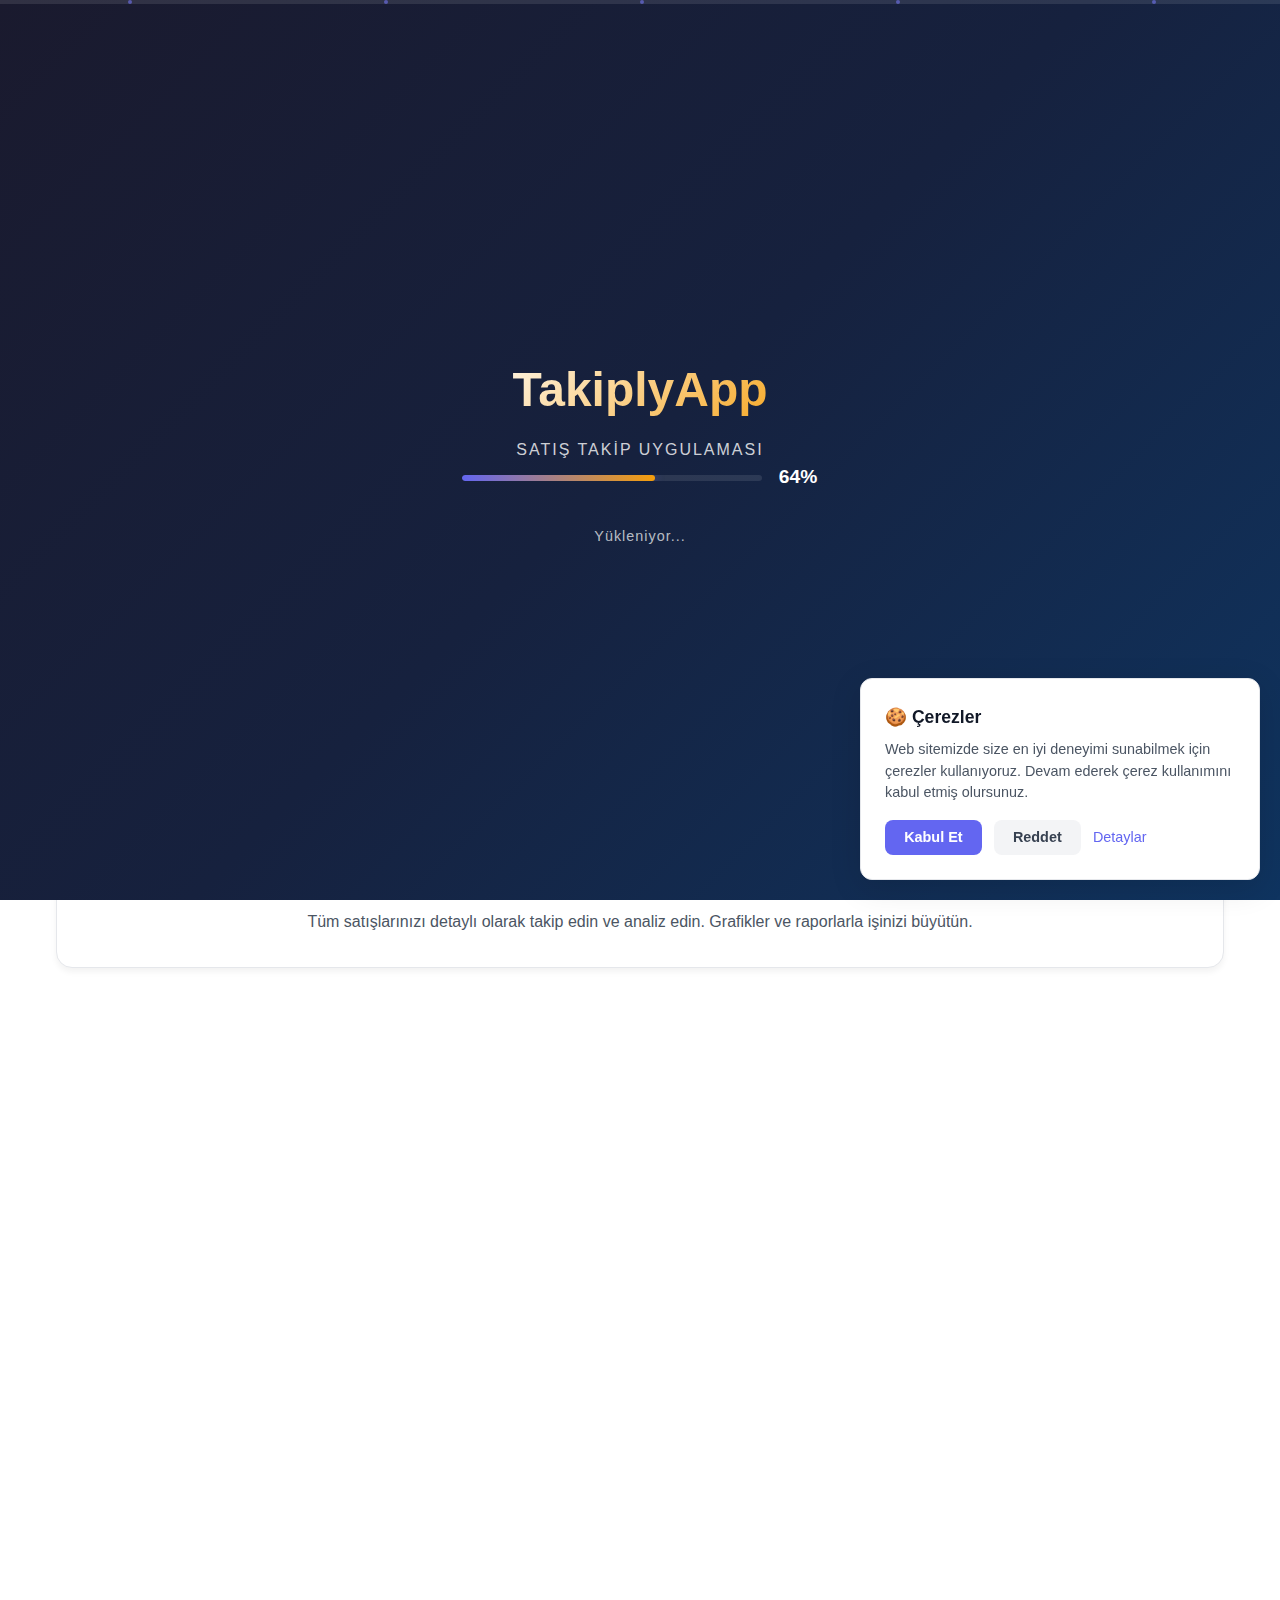
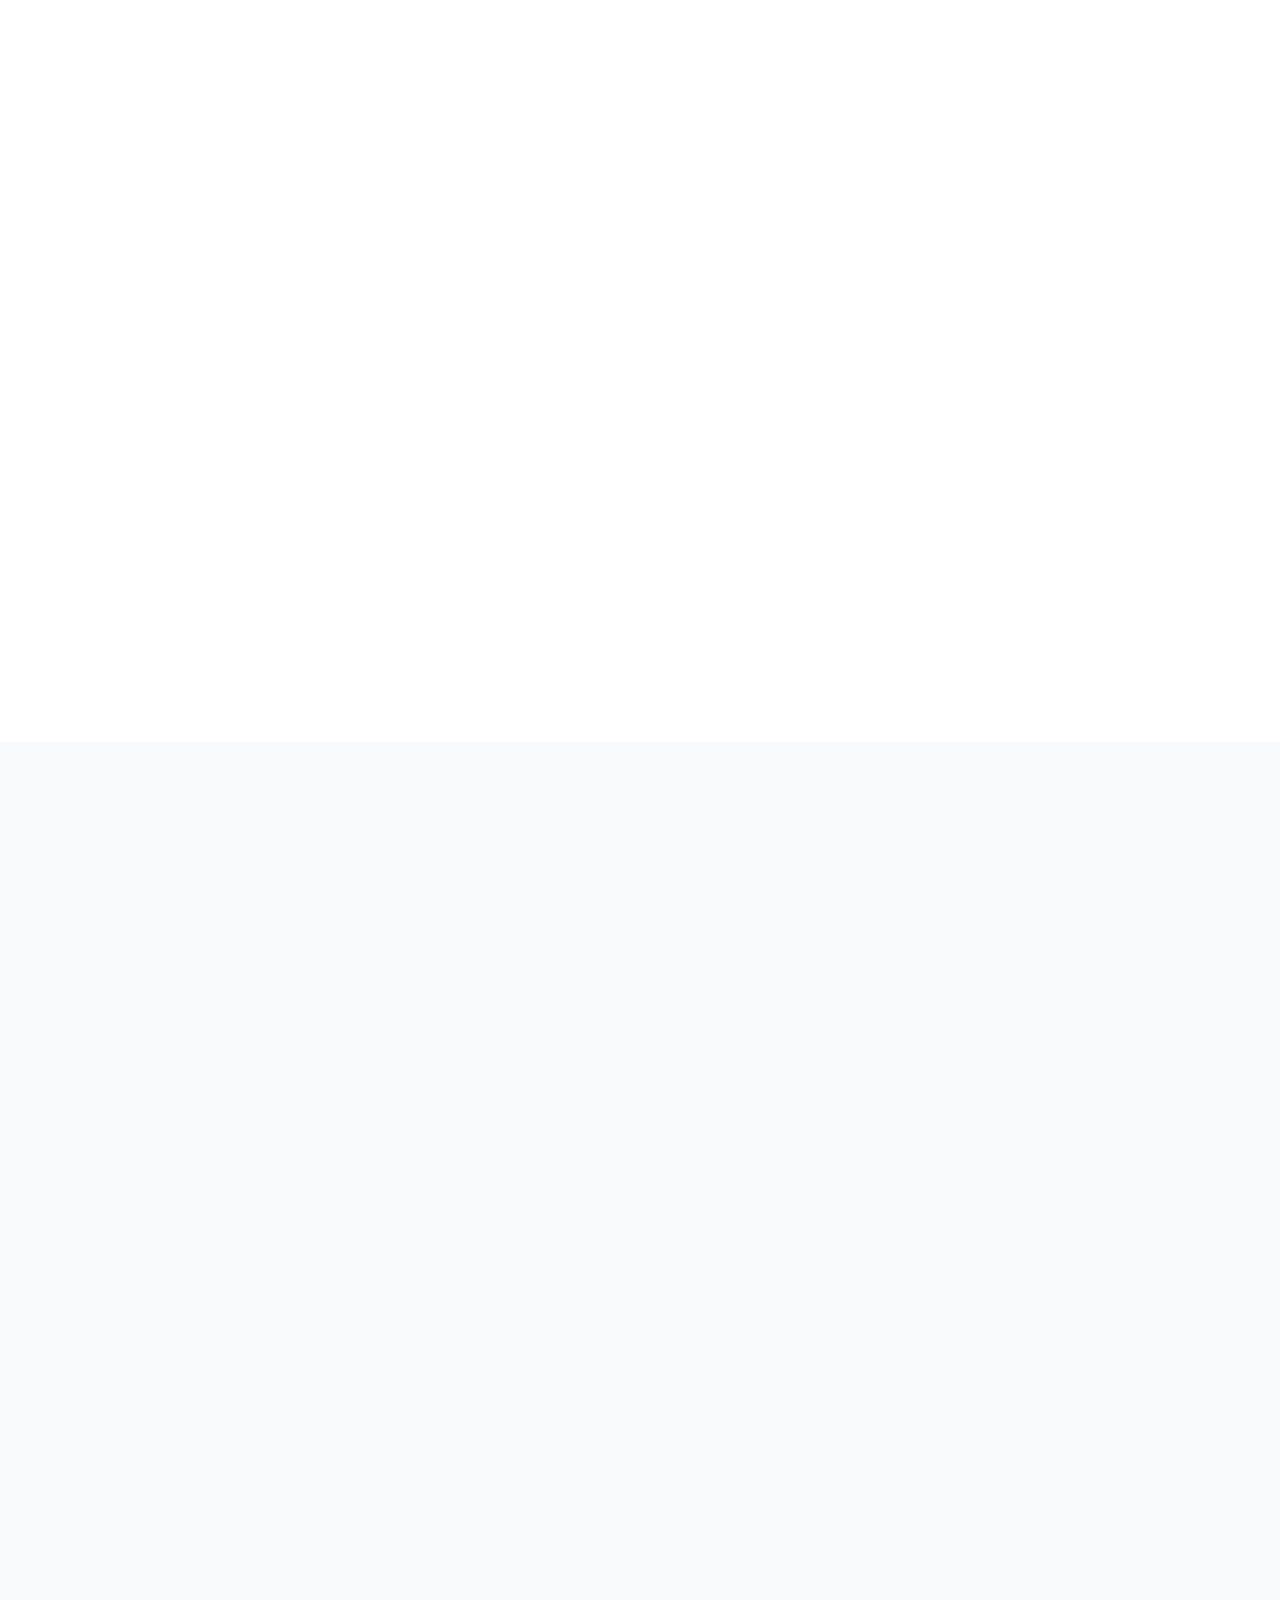
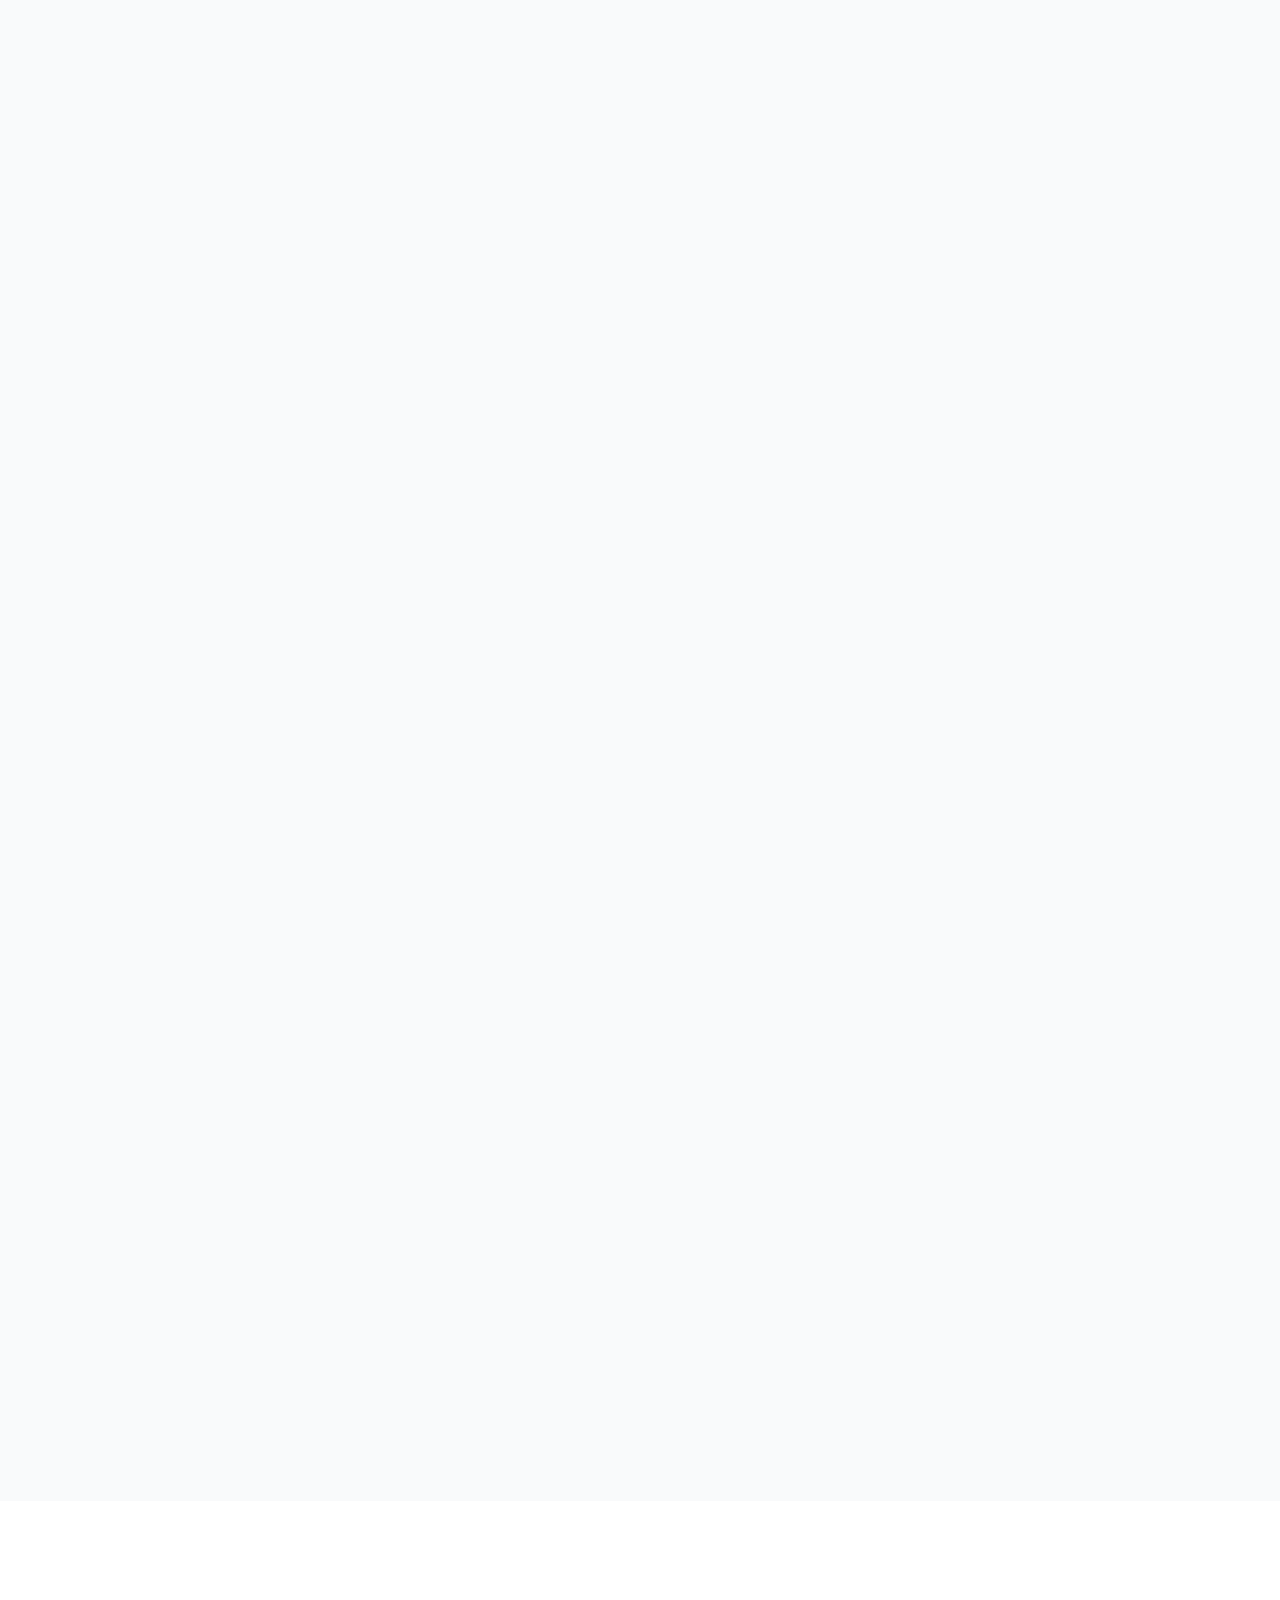
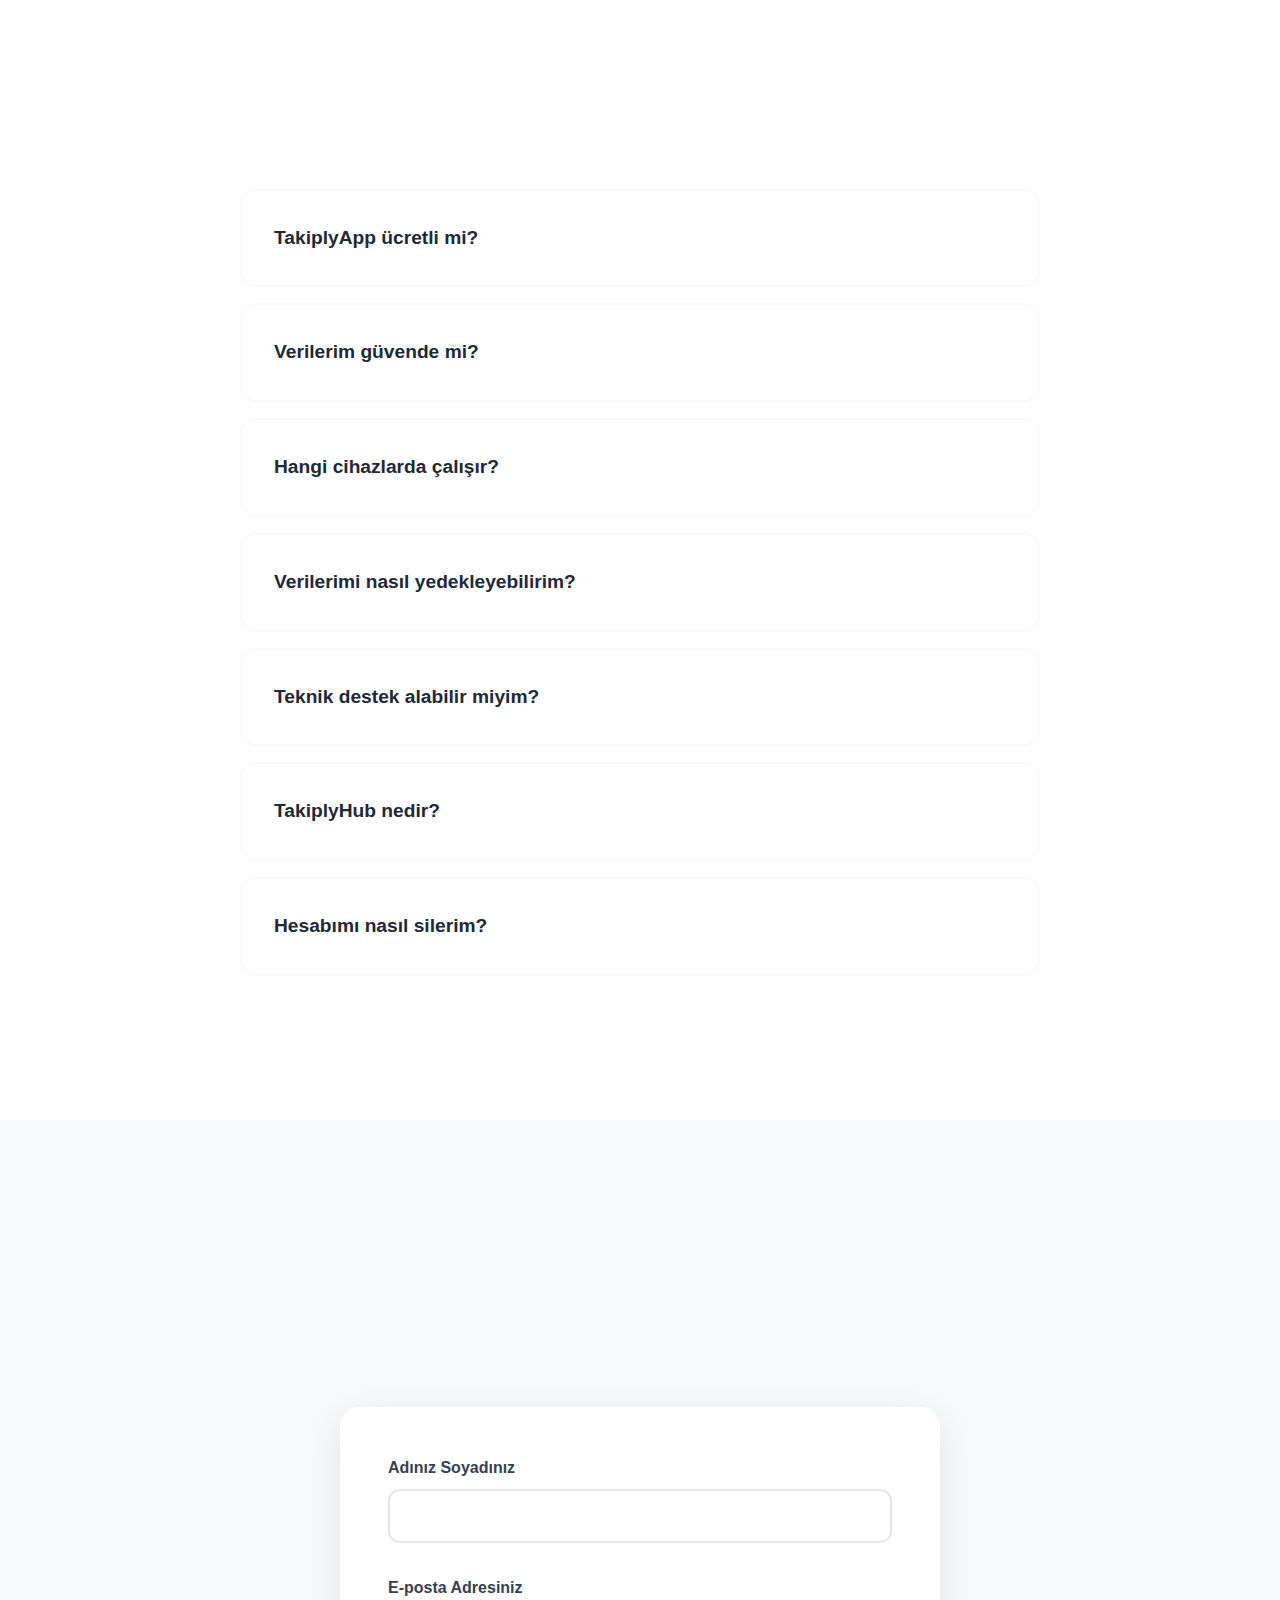
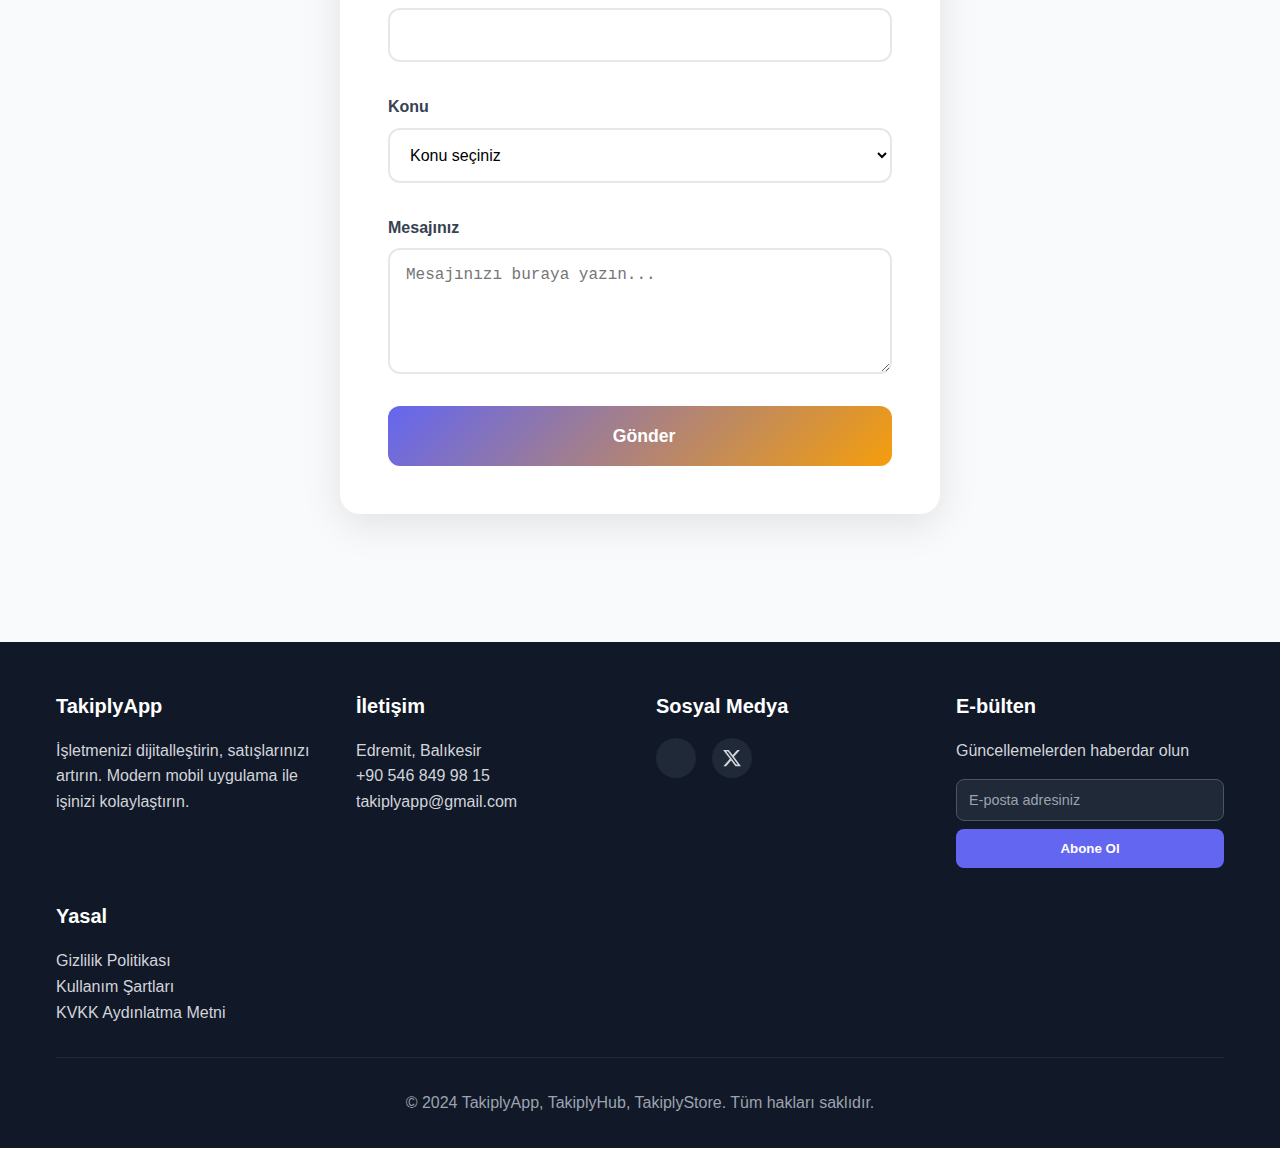
<file: index.html>
<!DOCTYPE html>
<html lang="tr">
<head>
    <meta charset="UTF-8">
    <meta name="viewport" content="width=device-width, initial-scale=1.0">
    <title>TakiplyApp - Modern İş Uygulaması</title>
    <meta name="description" content="TakiplyApp ile işletmenizi dijitalleştirin, satışlarınızı artırın. Profesyonel satış takibi, müşteri yönetimi ve ödeme takibi için modern mobil uygulama.">
    <meta name="keywords" content="satış takibi, müşteri yönetimi, iş uygulaması, mobil uygulama, takiplyapp, satış yönetimi">
    <meta name="author" content="TakiplyApp">
    <meta name="robots" content="index, follow">
    <meta property="og:title" content="TakiplyApp - Modern İş Uygulaması">
    <meta property="og:description" content="Profesyonel satış takibi için modern çözüm. İşletmenizi dijitalleştirin, satışlarınızı artırın.">
    <meta property="og:type" content="website">
    <meta property="og:url" content="https://takiplyapp.com">
    <meta property="og:site_name" content="TakiplyApp">
    <meta name="twitter:card" content="summary_large_image">
    <meta name="twitter:title" content="TakiplyApp - Modern İş Uygulaması">
    <meta name="twitter:description" content="Profesyonel satış takibi için modern çözüm.">
    
    <!-- Additional SEO Meta Tags -->
    <meta name="language" content="Turkish">
    <meta name="geo.region" content="TR-BA">
    <meta name="geo.placename" content="Balıkesir">
    <meta name="geo.position" content="39.5833;27.4333">
    <meta name="ICBM" content="39.5833, 27.4333">
    <meta name="DC.title" content="TakiplyApp - Profesyonel Satış Takibi">
    <meta name="DC.creator" content="TakiplyApp">
    <meta name="DC.subject" content="Satış Takibi, Müşteri Yönetimi, İş Uygulaması">
    <meta name="DC.description" content="Modern iş uygulaması ile satışlarınızı artırın, müşterilerinizi yönetin">
    <meta name="DC.publisher" content="TakiplyApp">
    <meta name="DC.contributor" content="TakiplyApp">
    <meta name="DC.date" content="2025-01-27">
    <meta name="DC.type" content="Software">
    <meta name="DC.format" content="text/html">
    <meta name="DC.identifier" content="https://takiplyapp.com">
    <meta name="DC.source" content="https://takiplyapp.com">
    <meta name="DC.language" content="tr">
    <meta name="DC.relation" content="https://takiplyapp.com">
    <meta name="DC.coverage" content="Turkey">
    <meta name="DC.rights" content="Copyright TakiplyApp">
    
    <!-- Mobile & App Meta Tags -->
    <meta name="theme-color" content="#6366f1">
    <meta name="msapplication-TileColor" content="#6366f1">
    <meta name="msapplication-TileImage" content="/logo.png">
    <meta name="apple-mobile-web-app-capable" content="yes">
    <meta name="apple-mobile-web-app-status-bar-style" content="default">
    <meta name="apple-mobile-web-app-title" content="TakiplyApp">
    <meta name="application-name" content="TakiplyApp">
    <meta name="mobile-web-app-capable" content="yes">
    <meta name="format-detection" content="telephone=no">
    
    <!-- Performance & Security Meta Tags -->
    <meta http-equiv="X-UA-Compatible" content="IE=edge">
    <meta http-equiv="Content-Security-Policy" content="default-src 'self'; script-src 'self' 'unsafe-inline'; style-src 'self' 'unsafe-inline' fonts.googleapis.com; font-src 'self' fonts.gstatic.com; img-src 'self' data:;">
    <meta name="referrer" content="strict-origin-when-cross-origin">
    <meta name="google-site-verification" content="your-google-verification-code">
    <meta name="yandex-verification" content="your-yandex-verification-code">
    
    <link rel="canonical" href="https://takiplyapp.com">
    <link rel="sitemap" type="application/xml" title="Sitemap" href="/sitemap.xml">
    <link href="https://fonts.googleapis.com/css2?family=Inter:wght@300;400;500;600;700;800&display=swap" rel="stylesheet">
    <link rel="stylesheet" href="https://cdn.jsdelivr.net/npm/@fortawesome/fontawesome-free@6.5.1/css/all.min.css">
    <style>
        * {
            margin: 0;
            padding: 0;
            box-sizing: border-box;
        }

        :root {
            --primary: #6366f1;
            --primary-dark: #4f46e5;
            --secondary: #f59e0b;
            --success: #10b981;
            --white: #ffffff;
            --gray-50: #f9fafb;
            --gray-100: #f3f4f6;
            --gray-200: #e5e7eb;
            --gray-300: #d1d5db;
            --gray-400: #9ca3af;
            --gray-500: #6b7280;
            --gray-600: #4b5563;
            --gray-700: #374151;
            --gray-800: #1f2937;
            --gray-900: #111827;
        }

        body {
            font-family: 'Inter', sans-serif;
            line-height: 1.6;
            color: var(--gray-800);
            background: var(--white);
        }

        .container {
            max-width: 1200px;
            margin: 0 auto;
            padding: 0 1rem;
            width: 100%;
        }

        /* Header */
        .header {
            position: fixed;
            top: 0;
            left: 0;
            right: 0;
            background: rgba(255, 255, 255, 0.95);
            backdrop-filter: blur(10px);
            border-bottom: 1px solid var(--gray-200);
            z-index: 1000;
        }

        .header-content {
            display: flex;
            justify-content: space-between;
            align-items: center;
            padding: 1rem;
        }

        .logo {
            display: flex;
            align-items: center;
            gap: 0.5rem;
            font-size: 1.5rem;
            font-weight: 700;
            color: var(--primary);
            text-decoration: none;
            transition: all 0.3s ease;
        }

        .logo:hover {
            transform: translateY(-1px);
        }

        .logo-container {
            position: relative;
        }

        .logo-arrow {
            font-size: 0.8rem;
            color: var(--gray-500);
            transition: transform 0.3s ease;
            margin-left: 0.5rem;
        }

        .logo:hover .logo-arrow {
            transform: rotate(180deg);
        }

        .logo-dropdown {
            position: absolute;
            top: 100%;
            left: 0;
            background: var(--white);
            border: 1px solid var(--gray-200);
            border-radius: 12px;
            box-shadow: 0 8px 32px rgba(0, 0, 0, 0.12);
            padding: 0.5rem;
            min-width: 200px;
            z-index: 10000;
            opacity: 0;
            visibility: hidden;
            transform: translateY(-10px);
            transition: all 0.3s ease;
        }

        .logo-dropdown.show {
            opacity: 1;
            visibility: visible;
            transform: translateY(0);
        }

        .dropdown-item {
            display: flex;
            align-items: center;
            gap: 0.75rem;
            padding: 0.75rem;
            border-radius: 8px;
            cursor: pointer;
            transition: all 0.3s ease;
            position: relative;
        }

        .dropdown-item:hover {
            background: var(--gray-50);
        }

        .dropdown-item:nth-child(2),
        .dropdown-item:nth-child(3) {
            cursor: default;
            opacity: 0.6;
        }

        .dropdown-item:nth-child(2):hover,
        .dropdown-item:nth-child(3):hover {
            background: transparent;
        }

        .dropdown-item:nth-child(2) .dropdown-icon,
        .dropdown-item:nth-child(3) .dropdown-icon {
            background: var(--gray-400);
        }

        .dropdown-item:nth-child(2) .dropdown-title,
        .dropdown-item:nth-child(3) .dropdown-title {
            color: var(--gray-500);
        }

        .dropdown-item:nth-child(2) .dropdown-desc,
        .dropdown-item:nth-child(3) .dropdown-desc {
            color: var(--gray-400);
        }

        .dropdown-icon {
            width: 32px;
            height: 32px;
            background: var(--primary);
            border-radius: 8px;
            display: flex;
            align-items: center;
            justify-content: center;
            color: var(--white);
            font-size: 0.9rem;
        }

        .dropdown-text {
            display: flex;
            flex-direction: column;
            flex: 1;
        }

        .dropdown-title {
            font-size: 0.9rem;
            font-weight: 600;
            color: var(--gray-900);
        }

        .bold-text {
            font-weight: 800;
        }

        .dropdown-desc {
            font-size: 0.75rem;
            color: var(--gray-600);
        }

        .rotating-clock {
            animation: rotateClock 2s linear infinite;
        }

        @keyframes rotateClock {
            from {
                transform: rotate(0deg);
            }
            to {
                transform: rotate(360deg);
            }
        }

        /* Floating Currency Symbols */
        .floating-currencies {
            position: fixed;
            top: 0;
            left: 0;
            width: 100%;
            height: 100%;
            pointer-events: none;
            z-index: 1;
            overflow: hidden;
        }

        .currency-symbol {
            position: absolute;
            font-size: 2.5rem;
            font-weight: bold;
            color: rgba(99, 102, 241, 0.5);
            animation: floatCurrency 3s linear infinite;
            user-select: none;
        }

        .currency-symbol:nth-child(1) { left: 10%; animation-delay: 0s; animation-duration: 3s; animation-timing-function: ease-in-out; }
        .currency-symbol:nth-child(2) { left: 20%; animation-delay: 0.2s; animation-duration: 4s; animation-timing-function: ease-in; }
        .currency-symbol:nth-child(3) { left: 30%; animation-delay: 0.4s; animation-duration: 2.5s; animation-timing-function: ease-out; }
        .currency-symbol:nth-child(4) { left: 40%; animation-delay: 0.6s; animation-duration: 3.5s; animation-timing-function: ease-in-out; }
        .currency-symbol:nth-child(5) { left: 50%; animation-delay: 0.8s; animation-duration: 2.8s; animation-timing-function: ease-in; }
        .currency-symbol:nth-child(6) { left: 60%; animation-delay: 1s; animation-duration: 4.2s; animation-timing-function: ease-out; }
        .currency-symbol:nth-child(7) { left: 70%; animation-delay: 1.2s; animation-duration: 3.2s; animation-timing-function: ease-in-out; }
        .currency-symbol:nth-child(8) { left: 80%; animation-delay: 1.4s; animation-duration: 2.7s; animation-timing-function: ease-in; }
        .currency-symbol:nth-child(9) { left: 90%; animation-delay: 1.6s; animation-duration: 3.8s; animation-timing-function: ease-out; }
        .currency-symbol:nth-child(10) { left: 15%; animation-delay: 1.8s; animation-duration: 2.9s; animation-timing-function: ease-in-out; }
        .currency-symbol:nth-child(11) { left: 25%; animation-delay: 2s; animation-duration: 4.1s; animation-timing-function: ease-in; }
        .currency-symbol:nth-child(12) { left: 35%; animation-delay: 2.2s; animation-duration: 2.6s; animation-timing-function: ease-out; }
        .currency-symbol:nth-child(13) { left: 45%; animation-delay: 2.4s; animation-duration: 3.7s; animation-timing-function: ease-in-out; }
        .currency-symbol:nth-child(14) { left: 55%; animation-delay: 2.6s; animation-duration: 3.1s; animation-timing-function: ease-in; }
        .currency-symbol:nth-child(15) { left: 65%; animation-delay: 2.8s; animation-duration: 4.3s; animation-timing-function: ease-out; }

        @keyframes floatCurrency {
            0% {
                transform: translateY(-100px) translateX(0px) rotate(0deg) scale(0.8);
                opacity: 0;
            }
            10% {
                opacity: 0.5;
                transform: translateY(10vh) translateX(-20px) rotate(45deg) scale(1);
            }
            25% {
                transform: translateY(25vh) translateX(30px) rotate(-30deg) scale(1.1);
            }
            40% {
                transform: translateY(40vh) translateX(-15px) rotate(60deg) scale(0.9);
            }
            55% {
                transform: translateY(55vh) translateX(25px) rotate(-45deg) scale(1.2);
            }
            70% {
                transform: translateY(70vh) translateX(-30px) rotate(90deg) scale(0.8);
            }
            85% {
                transform: translateY(85vh) translateX(20px) rotate(-60deg) scale(1.1);
                opacity: 0.5;
            }
            100% {
                transform: translateY(100vh) translateX(0px) rotate(180deg) scale(0.5);
                opacity: 0;
            }
        }

        /* Loading Screen */
        .loading-screen {
            position: fixed;
            top: 0;
            left: 0;
            width: 100%;
            height: 100%;
            background: linear-gradient(135deg, #1a1a2e, #16213e, #0f3460);
            display: flex;
            align-items: center;
            justify-content: center;
            z-index: 10000;
            transition: all 0.8s ease-out;
            overflow: hidden;
        }

        .loading-screen.hidden {
            opacity: 0;
            transform: scale(1.1);
            pointer-events: none;
        }

        .loading-background {
            position: absolute;
            top: 0;
            left: 0;
            width: 100%;
            height: 100%;
            overflow: hidden;
        }

        .loading-particles {
            position: absolute;
            width: 100%;
            height: 100%;
        }

        .particle {
            position: absolute;
            width: 4px;
            height: 4px;
            background: rgba(99, 102, 241, 0.6);
            border-radius: 50%;
            animation: floatParticle 6s linear infinite;
        }

        .particle:nth-child(1) { left: 10%; animation-delay: 0s; }
        .particle:nth-child(2) { left: 30%; animation-delay: 1s; }
        .particle:nth-child(3) { left: 50%; animation-delay: 2s; }
        .particle:nth-child(4) { left: 70%; animation-delay: 3s; }
        .particle:nth-child(5) { left: 90%; animation-delay: 4s; }

        .loading-container {
            text-align: center;
            color: var(--white);
            z-index: 2;
        }

        .loading-logo {
            display: flex;
            flex-direction: column;
            align-items: center;
            gap: 2rem;
            margin-bottom: 3rem;
        }

        .loading-icon {
            position: relative;
            width: 80px;
            height: 80px;
            display: flex;
            align-items: center;
            justify-content: center;
        }

        .loading-icon-inner {
            width: 60px;
            height: 60px;
            background: var(--white);
            border-radius: 20px;
            display: flex;
            align-items: center;
            justify-content: center;
            font-size: 2rem;
            animation: iconPulse 2s ease-in-out infinite;
            box-shadow: 0 10px 30px rgba(99, 102, 241, 0.3);
        }

        .loading-icon-inner img {
            width: 40px;
            height: 40px;
            object-fit: contain;
        }

        .loading-ring {
            position: absolute;
            top: 0;
            left: 0;
            width: 80px;
            height: 80px;
            border: 2px solid rgba(99, 102, 241, 0.3);
            border-radius: 50%;
            border-top-color: var(--primary);
            animation: spin 2s linear infinite;
        }

        .loading-text {
            display: flex;
            flex-direction: column;
            gap: 0.5rem;
        }

        .loading-title {
            font-size: 3rem;
            font-weight: 800;
            background: linear-gradient(135deg, var(--white), var(--secondary));
            -webkit-background-clip: text;
            -webkit-text-fill-color: transparent;
            background-clip: text;
            animation: titleGlow 2s ease-in-out infinite alternate;
        }

        .loading-subtitle {
            font-size: 1rem;
            font-weight: 400;
            color: rgba(255, 255, 255, 0.8);
            letter-spacing: 2px;
            text-transform: uppercase;
        }

        .loading-progress-container {
            display: flex;
            align-items: center;
            gap: 1rem;
            margin-bottom: 2rem;
        }

        .loading-progress {
            width: 300px;
            height: 6px;
            background: rgba(255, 255, 255, 0.1);
            border-radius: 3px;
            overflow: hidden;
            position: relative;
        }

        .loading-bar {
            height: 100%;
            background: linear-gradient(90deg, var(--primary), var(--secondary));
            border-radius: 3px;
            animation: loadingProgress 3s ease-in-out;
            box-shadow: 0 0 10px rgba(99, 102, 241, 0.5);
        }

        .loading-percentage {
            font-size: 1.2rem;
            font-weight: 600;
            color: var(--white);
            min-width: 40px;
        }

        .loading-status {
            font-size: 0.9rem;
            color: rgba(255, 255, 255, 0.7);
            letter-spacing: 1px;
            animation: statusBlink 1.5s ease-in-out infinite;
        }

        @keyframes floatParticle {
            0% {
                transform: translateY(100vh) translateX(0);
                opacity: 0;
            }
            10% {
                opacity: 1;
            }
            90% {
                opacity: 1;
            }
            100% {
                transform: translateY(-100px) translateX(100px);
                opacity: 0;
            }
        }

        @keyframes iconPulse {
            0%, 100% {
                transform: scale(1);
                box-shadow: 0 10px 30px rgba(99, 102, 241, 0.3);
            }
            50% {
                transform: scale(1.05);
                box-shadow: 0 15px 40px rgba(99, 102, 241, 0.5);
            }
        }

        @keyframes spin {
            0% {
                transform: rotate(0deg);
            }
            100% {
                transform: rotate(360deg);
            }
        }

        @keyframes titleGlow {
            0% {
                text-shadow: 0 0 20px rgba(99, 102, 241, 0.5);
            }
            100% {
                text-shadow: 0 0 30px rgba(99, 102, 241, 0.8);
            }
        }

        @keyframes loadingProgress {
            0% {
                width: 0%;
            }
            100% {
                width: 100%;
            }
        }

        @keyframes statusBlink {
            0%, 100% {
                opacity: 0.7;
            }
            50% {
                opacity: 1;
            }
        }

        /* Scroll Animations */
        .fade-in {
            opacity: 0;
            transform: translateY(50px);
            transition: all 1.5s cubic-bezier(0.25, 0.46, 0.45, 0.94);
        }

        .fade-in.visible {
            opacity: 1;
            transform: translateY(0);
        }

        .slide-in-left {
            opacity: 0;
            transform: translateX(-80px);
            transition: all 1.5s cubic-bezier(0.25, 0.46, 0.45, 0.94);
        }

        .slide-in-left.visible {
            opacity: 1;
            transform: translateX(0);
        }

        .slide-in-right {
            opacity: 0;
            transform: translateX(80px);
            transition: all 1.5s cubic-bezier(0.25, 0.46, 0.45, 0.94);
        }

        .slide-in-right.visible {
            opacity: 1;
            transform: translateX(0);
        }

        .scale-in {
            opacity: 0;
            transform: scale(0.6);
            transition: all 1.5s cubic-bezier(0.25, 0.46, 0.45, 0.94);
        }

        .scale-in.visible {
            opacity: 1;
            transform: scale(1);
        }

        .rotate-in {
            opacity: 0;
            transform: rotate(-15deg) scale(0.7);
            transition: all 1.5s cubic-bezier(0.25, 0.46, 0.45, 0.94);
        }

        .rotate-in.visible {
            opacity: 1;
            transform: rotate(0deg) scale(1);
        }

        /* Contact Form Styles */
        .contact-form {
            padding: 8rem 0;
            background: var(--gray-50);
        }

        .form-container {
            max-width: 600px;
            margin: 0 auto;
            background: var(--white);
            padding: 3rem;
            border-radius: 20px;
            box-shadow: 0 10px 40px rgba(0, 0, 0, 0.1);
        }

        .feedback-form {
            display: flex;
            flex-direction: column;
            gap: 2rem;
        }

        .form-group {
            display: flex;
            flex-direction: column;
            gap: 0.5rem;
        }

        .form-group label {
            font-weight: 600;
            color: var(--gray-700);
            font-size: 1rem;
        }

        .form-group input,
        .form-group select,
        .form-group textarea {
            padding: 1rem;
            border: 2px solid var(--gray-200);
            border-radius: 12px;
            font-size: 1rem;
            transition: all 0.3s ease;
            background: var(--white);
        }

        .form-group input:focus,
        .form-group select:focus,
        .form-group textarea:focus {
            outline: none;
            border-color: var(--primary);
            box-shadow: 0 0 0 3px rgba(99, 102, 241, 0.1);
        }

        .form-group textarea {
            resize: vertical;
            min-height: 120px;
        }

        .submit-btn {
            background: linear-gradient(135deg, var(--primary), var(--secondary));
            color: var(--white);
            border: none;
            padding: 1.2rem 2rem;
            border-radius: 12px;
            font-size: 1.1rem;
            font-weight: 600;
            cursor: pointer;
            transition: all 0.3s ease;
            display: flex;
            align-items: center;
            justify-content: center;
            gap: 0.5rem;
        }

        .submit-btn:hover {
            transform: translateY(-2px);
            box-shadow: 0 10px 30px rgba(99, 102, 241, 0.3);
        }

        .submit-btn:active {
            transform: translateY(0);
        }

        /* Mobile Form Styles */
        @media (max-width: 768px) {
            .form-container {
                padding: 2rem 1.5rem;
                margin: 0 1rem;
            }

            .feedback-form {
                gap: 1.5rem;
            }

            .form-group input,
            .form-group select,
            .form-group textarea {
                padding: 0.8rem;
                font-size: 0.95rem;
            }

            .submit-btn {
                padding: 1rem 1.5rem;
                font-size: 1rem;
            }
        }

        /* FAQ Styles */
        .faq {
            padding: 8rem 0;
            background: var(--white);
        }

        .faq-container {
            max-width: 800px;
            margin: 0 auto;
        }

        .faq-item {
            background: var(--gray-50);
            border-radius: 16px;
            margin-bottom: 1rem;
            overflow: hidden;
            transition: all 0.3s ease;
            border: 2px solid transparent;
        }

        .faq-item:hover {
            border-color: var(--primary);
            box-shadow: 0 5px 20px rgba(99, 102, 241, 0.1);
        }

        .faq-question {
            padding: 2rem;
            cursor: pointer;
            display: flex;
            justify-content: space-between;
            align-items: center;
            transition: all 0.3s ease;
            background: var(--white);
        }

        .faq-question:hover {
            background: var(--gray-50);
        }

        .faq-question h3 {
            font-size: 1.2rem;
            font-weight: 600;
            color: var(--gray-800);
            margin: 0;
        }

        .faq-question i {
            color: var(--primary);
            font-size: 1.2rem;
            transition: transform 0.3s ease;
        }

        .faq-item.active .faq-question i {
            transform: rotate(180deg);
        }

        .faq-answer {
            padding: 0 2rem;
            max-height: 0;
            overflow: hidden;
            transition: all 0.3s ease;
            background: var(--gray-50);
        }

        .faq-item.active .faq-answer {
            padding: 2rem;
            max-height: 200px;
        }

        .faq-answer p {
            color: var(--gray-600);
            line-height: 1.6;
            margin: 0;
        }

        /* Mobile FAQ Styles */
        @media (max-width: 768px) {
            .faq {
                padding: 6rem 0;
            }

            .faq-question {
                padding: 1.5rem;
            }

            .faq-question h3 {
                font-size: 1.1rem;
            }

            .faq-item.active .faq-answer {
                padding: 1.5rem;
            }
        }

        /* Back to Top Button */
        .back-to-top {
            position: fixed;
            bottom: 30px;
            right: 30px;
            width: 50px;
            height: 50px;
            background: var(--white);
            color: var(--primary);
            border: 3px solid var(--primary);
            border-radius: 50%;
            cursor: pointer;
            display: none;
            align-items: center;
            justify-content: center;
            font-size: 1.3rem;
            font-weight: bold;
            z-index: 1000;
            transition: all 0.3s ease;
            box-shadow: 0 4px 20px rgba(99, 102, 241, 0.3);
        }

        .back-to-top:hover {
            transform: translateY(-3px);
            background: var(--primary);
            color: var(--white);
            box-shadow: 0 6px 25px rgba(99, 102, 241, 0.4);
        }

        .back-to-top.show {
            display: flex;
        }

        .back-to-top {
            animation: bounceUp 2s infinite;
        }

        .arrow-up {
            width: 0;
            height: 0;
            border-left: 8px solid transparent;
            border-right: 8px solid transparent;
            border-bottom: 12px solid currentColor;
            position: relative;
            transition: all 0.3s ease;
        }

        .arrow-up::after {
            content: '';
            position: absolute;
            top: 12px;
            left: -6px;
            width: 0;
            height: 0;
            border-left: 6px solid transparent;
            border-right: 6px solid transparent;
            border-bottom: 8px solid currentColor;
        }

        @keyframes bounceUp {
            0%, 20%, 50%, 80%, 100% {
                transform: translateY(0);
            }
            40% {
                transform: translateY(-3px);
            }
            60% {
                transform: translateY(-2px);
            }
        }

        /* Mobile Back to Top */
        @media (max-width: 768px) {
            .back-to-top {
                bottom: 20px;
                right: 20px;
                width: 45px;
                height: 45px;
                font-size: 1.1rem;
            }
        }

        /* Scroll Progress Bar */
        .scroll-progress {
            position: fixed;
            top: 0;
            left: 0;
            width: 100%;
            height: 4px;
            background: rgba(255, 255, 255, 0.1);
            z-index: 10001;
        }

        .scroll-progress-bar {
            height: 100%;
            background: linear-gradient(90deg, var(--primary), var(--secondary));
            width: 0%;
            transition: width 0.1s ease;
            box-shadow: 0 0 10px rgba(99, 102, 241, 0.5);
        }


        .logo-icon {
            width: 40px;
            height: 40px;
            background: var(--white);
            border-radius: 12px;
            display: flex;
            align-items: center;
            justify-content: center;
            font-size: 1.2rem;
            box-shadow: 0 2px 8px rgba(0, 0, 0, 0.1);
        }

        .logo-icon img {
            width: 32px;
            height: 32px;
            object-fit: contain;
        }


        /* Hero Section */
        .hero {
            background: var(--primary);
            color: var(--white);
            padding: 8rem 0 6rem;
            text-align: center;
            position: relative;
            overflow: hidden;
        }



        .hero-content {
            position: relative;
            z-index: 2;
        }

        .hero h1 {
            font-size: 3.5rem;
            font-weight: 800;
            margin-bottom: 1.5rem;
            line-height: 1.2;
        }

        .hero p {
            font-size: 1.25rem;
            margin-bottom: 3rem;
            opacity: 0.9;
            max-width: 600px;
            margin-left: auto;
            margin-right: auto;
        }

        .hero-buttons {
            display: flex;
            gap: 1rem;
            justify-content: center;
            flex-wrap: wrap;
        }

        .btn {
            display: inline-flex;
            align-items: center;
            gap: 0.5rem;
            padding: 1rem 2rem;
            border-radius: 12px;
            font-weight: 600;
            text-decoration: none;
            transition: all 0.3s ease;
            border: none;
            cursor: pointer;
            font-size: 1rem;
            position: relative;
            overflow: hidden;
            animation: float 3s ease-in-out infinite;
        }

        .btn:nth-child(1) {
            animation-delay: 0s;
        }

        .btn:nth-child(2) {
            animation-delay: 0.5s;
        }

        .btn:nth-child(3) {
            animation-delay: 1s;
        }

        @keyframes float {
            0%, 100% { transform: translateY(0px); }
            50% { transform: translateY(-5px); }
        }

        .btn::before {
            content: '';
            position: absolute;
            top: 0;
            left: -100%;
            width: 100%;
            height: 100%;
            background: linear-gradient(90deg, transparent, rgba(99, 102, 241, 0.1), transparent);
            transition: left 0.5s;
        }

        .btn:hover::before {
            left: 100%;
        }

        .btn-primary {
            background: transparent;
            color: var(--white);
            border: 2px solid var(--white);
            box-shadow: 0 2px 8px rgba(255, 255, 255, 0.1);
        }

        .btn-primary:hover {
            background: var(--white);
            color: var(--primary);
            transform: translateY(-4px) scale(1.02);
            box-shadow: 0 8px 20px rgba(255, 255, 255, 0.2);
        }

        .btn-primary:active {
            transform: translateY(-2px) scale(1.02);
            box-shadow: 0 4px 12px rgba(255, 255, 255, 0.2);
        }

        .btn-secondary {
            background: transparent;
            color: var(--white);
            border: 2px solid var(--white);
            box-shadow: 0 2px 8px rgba(255, 255, 255, 0.1);
        }

        .btn-secondary:hover {
            background: var(--white);
            color: var(--primary);
            transform: translateY(-4px) scale(1.02);
            box-shadow: 0 8px 20px rgba(255, 255, 255, 0.2);
        }

        .btn-secondary:active {
            transform: translateY(-2px) scale(1.02);
            box-shadow: 0 4px 12px rgba(255, 255, 255, 0.2);
        }


        .btn i {
            transition: all 0.3s ease;
        }

        .btn:hover i {
            transform: scale(1.2) rotate(5deg);
        }

        /* Features Section */
        .features {
            padding: 6rem 0;
            background: var(--white);
        }

        .section-title {
            text-align: center;
            font-size: 2.5rem;
            font-weight: 800;
            color: var(--gray-900);
            margin-bottom: 1rem;
        }

        .section-subtitle {
            text-align: center;
            font-size: 1.25rem;
            color: var(--gray-600);
            margin-bottom: 4rem;
            max-width: 600px;
            margin-left: auto;
            margin-right: auto;
        }

        .features-grid {
            display: grid;
            grid-template-columns: repeat(auto-fit, minmax(300px, 1fr));
            gap: 2rem;
        }

        .feature-card {
            background: var(--white);
            padding: 2rem;
            border-radius: 16px;
            box-shadow: 0 4px 6px rgba(0, 0, 0, 0.05);
            border: 1px solid var(--gray-200);
            text-align: center;
            transition: all 0.3s ease;
        }

        .feature-card:hover {
            transform: translateY(-5px);
            box-shadow: 0 20px 25px rgba(0, 0, 0, 0.1);
        }

        .feature-icon {
            width: 60px;
            height: 60px;
            background: var(--primary);
            border-radius: 16px;
            display: flex;
            align-items: center;
            justify-content: center;
            color: var(--white);
            font-size: 1.5rem;
            margin: 0 auto 1.5rem;
        }

        .feature-title {
            font-size: 1.25rem;
            font-weight: 600;
            color: var(--gray-900);
            margin-bottom: 1rem;
        }

        .feature-description {
            color: var(--gray-600);
            line-height: 1.6;
        }

        /* Testimonials Section */
        .testimonials {
            padding: 6rem 0;
            background: var(--gray-50);
        }

        .testimonials-grid {
            display: grid;
            grid-template-columns: repeat(auto-fit, minmax(350px, 1fr));
            gap: 2rem;
        }

        .testimonial-card {
            background: var(--white);
            padding: 2rem;
            border-radius: 16px;
            box-shadow: 0 4px 6px rgba(0, 0, 0, 0.05);
            border: 1px solid var(--gray-200);
            transition: all 0.3s ease;
        }

        .testimonial-card:hover {
            transform: translateY(-5px);
            box-shadow: 0 20px 25px rgba(0, 0, 0, 0.1);
        }

        .testimonial-header {
            display: flex;
            align-items: center;
            gap: 1rem;
            margin-bottom: 1.5rem;
        }

        .user-avatar {
            width: 50px;
            height: 50px;
            background: var(--primary);
            border-radius: 50%;
            display: flex;
            align-items: center;
            justify-content: center;
            color: var(--white);
            font-weight: 600;
            font-size: 1.2rem;
        }

        .user-info h4 {
            font-size: 1.1rem;
            font-weight: 600;
            color: var(--gray-900);
            margin-bottom: 0.25rem;
        }

        .user-sector {
            font-size: 0.9rem;
            color: var(--gray-500);
        }

        .rating {
            color: var(--secondary);
            font-size: 1rem;
            margin-bottom: 1rem;
        }

        .testimonial-content {
            color: var(--gray-700);
            line-height: 1.6;
            font-style: italic;
        }

        /* Contact Section */
        .contact {
            padding: 6rem 0;
            background: var(--white);
        }

        .contact-grid {
            display: grid;
            grid-template-columns: repeat(auto-fit, minmax(300px, 1fr));
            gap: 2rem;
        }

        .contact-card {
            background: var(--white);
            padding: 2rem;
            border-radius: 16px;
            box-shadow: 0 4px 6px rgba(0, 0, 0, 0.05);
            border: 1px solid var(--gray-200);
            text-align: center;
            transition: all 0.3s ease;
        }

        .contact-card:hover {
            transform: translateY(-5px);
            box-shadow: 0 20px 25px rgba(0, 0, 0, 0.1);
        }

        .contact-icon {
            width: 60px;
            height: 60px;
            background: var(--primary);
            border-radius: 16px;
            display: flex;
            align-items: center;
            justify-content: center;
            color: var(--white);
            font-size: 1.5rem;
            margin: 0 auto 1.5rem;
        }

        .contact-title {
            font-size: 1.25rem;
            font-weight: 600;
            color: var(--gray-900);
            margin-bottom: 1rem;
        }

        .contact-info {
            color: var(--gray-600);
            line-height: 1.6;
        }

        /* Footer */
        .footer {
            background: var(--gray-900);
            color: var(--white);
            padding: 3rem 0 2rem;
        }

        .footer-content {
            display: grid;
            grid-template-columns: repeat(auto-fit, minmax(250px, 1fr));
            gap: 2rem;
            margin-bottom: 2rem;
        }

        .footer-section h4 {
            font-size: 1.25rem;
            font-weight: 600;
            margin-bottom: 1rem;
        }

        .footer-section p,
        .footer-section a {
            color: var(--gray-300);
            text-decoration: none;
            line-height: 1.6;
        }

        .footer-section a:hover {
            color: var(--white);
            text-decoration: underline;
        }

        .social-links {
            display: flex;
            gap: 1rem;
            margin-top: 1rem;
        }

        .social-link {
            width: 40px;
            height: 40px;
            background: var(--gray-800);
            border-radius: 50%;
            display: flex;
            align-items: center;
            justify-content: center;
            color: var(--white);
            text-decoration: none;
            transition: all 0.3s ease;
        }

        .social-link:hover {
            background: var(--primary);
            transform: translateY(-2px);
        }

        .newsletter-form {
            display: flex;
            gap: 0.5rem;
            margin-top: 1rem;
        }

        .newsletter-input {
            flex: 1;
            padding: 0.75rem;
            border: 1px solid var(--gray-600);
            border-radius: 8px;
            background: var(--gray-800);
            color: var(--white);
            font-size: 0.9rem;
        }

        .newsletter-input::placeholder {
            color: var(--gray-400);
        }

        .newsletter-input:focus {
            outline: none;
            border-color: var(--primary);
        }

        .newsletter-btn {
            background: var(--primary);
            color: var(--white);
            border: none;
            padding: 0.75rem 1.5rem;
            border-radius: 8px;
            font-weight: 600;
            cursor: pointer;
            transition: all 0.3s ease;
            white-space: nowrap;
        }

        .newsletter-btn:hover {
            background: var(--secondary);
            transform: translateY(-2px);
        }

        /* Legal Pages */
        .legal-content {
            padding: 6rem 0 4rem;
            background: var(--gray-50);
            min-height: 100vh;
        }

        .legal-header {
            text-align: center;
            margin-bottom: 3rem;
            padding: 0 2rem;
        }

        .legal-header h1 {
            font-size: 2.5rem;
            font-weight: 800;
            color: var(--gray-900);
            margin-bottom: 1rem;
        }

        .last-updated {
            color: var(--gray-600);
            font-size: 1rem;
        }

        .legal-text {
            max-width: 900px;
            margin: 0 auto;
            line-height: 1.7;
            background: var(--white);
            padding: 3rem;
            border-radius: 16px;
            box-shadow: 0 4px 20px rgba(0, 0, 0, 0.08);
        }

        .legal-text h2 {
            font-size: 1.5rem;
            font-weight: 700;
            color: var(--primary);
            margin: 2rem 0 1rem 0;
            padding-bottom: 0.5rem;
            border-bottom: 2px solid var(--primary);
        }

        .legal-text h3 {
            font-size: 1.2rem;
            font-weight: 600;
            color: var(--gray-800);
            margin: 1.5rem 0 0.8rem 0;
        }

        .legal-text p {
            color: var(--gray-700);
            margin-bottom: 1.2rem;
        }

        .legal-text ul {
            color: var(--gray-700);
            margin-bottom: 1.2rem;
            padding-left: 1.5rem;
        }

        .legal-text li {
            margin-bottom: 0.4rem;
        }

        .legal-text a {
            color: var(--primary);
            text-decoration: none;
            font-weight: 500;
        }

        .legal-text a:hover {
            text-decoration: underline;
        }

        @media (max-width: 768px) {
            .legal-content {
                padding: 4rem 0 2rem;
            }

            .legal-header h1 {
                font-size: 2rem;
            }

            .legal-text {
                padding: 2rem;
                margin: 0 1rem;
            }

            .legal-text h2 {
                font-size: 1.3rem;
            }

            .legal-text h3 {
                font-size: 1.1rem;
            }
        }

        .footer-bottom {
            border-top: 1px solid var(--gray-800);
            padding-top: 2rem;
            text-align: center;
            color: var(--gray-400);
        }

        /* Cookie Consent Banner */
        .cookie-consent {
            position: fixed;
            bottom: 20px;
            right: 20px;
            background: var(--white);
            border: 1px solid var(--gray-200);
            border-radius: 12px;
            box-shadow: 0 8px 32px rgba(0, 0, 0, 0.12);
            padding: 1.5rem;
            max-width: 400px;
            z-index: 10000;
            display: none;
            animation: slideUp 0.3s ease-out;
        }

        .cookie-content {
            display: flex;
            flex-direction: column;
            gap: 1rem;
        }

        .cookie-text h4 {
            color: var(--gray-900);
            font-size: 1.1rem;
            font-weight: 600;
            margin-bottom: 0.5rem;
        }

        .cookie-text p {
            color: var(--gray-600);
            font-size: 0.9rem;
            line-height: 1.5;
            margin: 0;
        }

        .cookie-buttons {
            display: flex;
            gap: 0.75rem;
            align-items: center;
            flex-wrap: wrap;
        }

        .cookie-btn {
            padding: 0.6rem 1.2rem;
            border: none;
            border-radius: 8px;
            font-weight: 600;
            font-size: 0.9rem;
            cursor: pointer;
            transition: all 0.3s ease;
        }

        .cookie-btn.accept {
            background: var(--primary);
            color: var(--white);
        }

        .cookie-btn.accept:hover {
            background: var(--primary-dark);
            transform: translateY(-1px);
        }

        .cookie-btn.reject {
            background: var(--gray-100);
            color: var(--gray-700);
        }

        .cookie-btn.reject:hover {
            background: var(--gray-200);
        }

        .cookie-link {
            color: var(--primary);
            text-decoration: none;
            font-size: 0.9rem;
            font-weight: 500;
        }

        .cookie-link:hover {
            text-decoration: underline;
        }

        @keyframes slideUp {
            from {
                transform: translateY(100px);
                opacity: 0;
            }
            to {
                transform: translateY(0);
                opacity: 1;
            }
        }

        @media (max-width: 768px) {
            .cookie-consent {
                bottom: 10px;
                right: 10px;
                left: 10px;
                max-width: none;
                padding: 1.25rem;
            }

            .cookie-buttons {
                flex-direction: column;
                align-items: stretch;
            }

            .cookie-btn {
                width: 100%;
                text-align: center;
            }
        }

        /* Target Sectors */
        .target-sectors {
            padding: 5rem 0;
            background: var(--gray-50);
        }

        .sectors-grid {
            display: grid;
            grid-template-columns: repeat(auto-fit, minmax(280px, 1fr));
            gap: 2rem;
            margin-top: 3rem;
        }

        .sector-card {
            background: var(--white);
            border-radius: 16px;
            padding: 2rem;
            text-align: center;
            box-shadow: 0 4px 20px rgba(0, 0, 0, 0.08);
            transition: all 0.3s ease;
            border: 2px solid transparent;
        }

        .sector-card:hover {
            transform: translateY(-8px);
            box-shadow: 0 12px 40px rgba(0, 0, 0, 0.15);
            border-color: var(--primary);
        }

        .sector-icon {
            width: 80px;
            height: 80px;
            border-radius: 20px;
            display: flex;
            align-items: center;
            justify-content: center;
            margin: 0 auto 1.5rem;
            color: var(--white);
            font-size: 2rem;
        }

        .sector-card[data-sector="devre-tatil"] .sector-icon {
            background: linear-gradient(135deg, #3B82F6, #1D4ED8);
        }

        .sector-card[data-sector="emlak"] .sector-icon {
            background: linear-gradient(135deg, #10B981, #059669);
        }

        .sector-card[data-sector="otomotiv"] .sector-icon {
            background: linear-gradient(135deg, #EF4444, #DC2626);
        }

        .sector-card[data-sector="finansal"] .sector-icon {
            background: linear-gradient(135deg, #8B5CF6, #7C3AED);
        }

        .sector-card[data-sector="telekom"] .sector-icon {
            background: linear-gradient(135deg, #F59E0B, #D97706);
        }

        .sector-card[data-sector="b2b"] .sector-icon {
            background: linear-gradient(135deg, #06B6D4, #0891B2);
        }

        .sector-card[data-sector="eticaret"] .sector-icon {
            background: linear-gradient(135deg, #EC4899, #DB2777);
        }

        .sector-card[data-sector="danismanlik"] .sector-icon {
            background: linear-gradient(135deg, #6366F1, #4F46E5);
        }

        .sector-title {
            font-size: 1.5rem;
            font-weight: 600;
            color: var(--gray-900);
            margin-bottom: 0.5rem;
        }

        .sector-description {
            color: var(--gray-600);
            margin-bottom: 1.5rem;
            line-height: 1.6;
        }

        .sector-btn {
            background: var(--primary);
            color: var(--white);
            border: none;
            padding: 0.75rem 1.5rem;
            border-radius: 8px;
            font-weight: 600;
            cursor: pointer;
            transition: all 0.3s ease;
            font-size: 0.9rem;
        }

        .sector-btn:hover {
            background: var(--secondary);
            transform: translateY(-2px);
        }

        .sector-detail {
            display: none;
            margin-top: 1.5rem;
            padding: 1.5rem;
            background: var(--gray-50);
            border-radius: 12px;
            text-align: left;
        }

        .sector-detail.active {
            display: block;
        }

        .sector-analysis {
            color: var(--gray-700);
            line-height: 1.6;
            margin-bottom: 1.5rem;
        }

        .sector-benefits,
        .sector-challenges,
        .sector-solutions {
            margin-bottom: 1.5rem;
        }

        .sector-benefits h4,
        .sector-challenges h4,
        .sector-solutions h4 {
            color: var(--gray-900);
            font-size: 1.1rem;
            margin-bottom: 0.75rem;
            font-weight: 600;
        }

        .sector-benefits ul,
        .sector-challenges ul,
        .sector-solutions ul {
            list-style: none;
            padding: 0;
        }

        .sector-benefits li,
        .sector-challenges li,
        .sector-solutions li {
            color: var(--gray-600);
            margin-bottom: 0.5rem;
            padding-left: 1.5rem;
            position: relative;
        }

        .sector-benefits li::before {
            content: "✓";
            position: absolute;
            left: 0;
            color: var(--green);
            font-weight: bold;
        }

        .sector-challenges li::before {
            content: "⚠";
            position: absolute;
            left: 0;
            color: var(--orange);
            font-weight: bold;
        }

        .sector-solutions li::before {
            content: "💡";
            position: absolute;
            left: 0;
            color: var(--primary);
            font-weight: bold;
        }

        /* Responsive Design */
        @media (max-width: 768px) {
            .hero h1 {
                font-size: 2.5rem;
            }

            .hero p {
                font-size: 1.1rem;
            }

            .hero-buttons {
                flex-direction: column;
                gap: 1rem;
            }

            .btn {
                width: 100%;
            }

            .currency-symbol {
                font-size: 1.8rem;
            }
        }

        @media (max-width: 480px) {
            .currency-symbol {
                font-size: 1.5rem;
            }
        }

        @media (max-width: 480px) {
            .hero h1 {
                font-size: 2rem;
            }

            .hero p {
                font-size: 1rem;
            }
        }

            .features-grid,
            .testimonials-grid,
            .contact-grid {
                grid-template-columns: 1fr;
            }

            .newsletter-form {
                flex-direction: column;
            }

            .newsletter-btn {
                width: 100%;
            }

            .section-title {
                font-size: 2rem;
            }

            .section-subtitle {
                font-size: 1.1rem;
            }
        }

        @media (max-width: 480px) {
            .container {
                padding: 0 0.75rem;
            }

            .header-content {
                padding: 0.75rem;
            }

            .logo {
                font-size: 1.25rem;
            }

            .logo-icon {
                width: 35px;
                height: 35px;
                font-size: 1rem;
            }

            .web-badge {
                padding: 0.4rem 0.8rem;
                font-size: 0.8rem;
            }

            .hero {
                padding: 6rem 0 3rem;
            }

            .hero h1 {
                font-size: 2rem;
            }

            .hero p {
                font-size: 1rem;
            }

            .features,
            .testimonials,
            .contact {
                padding: 4rem 0;
            }

            .feature-card,
            .testimonial-card,
            .contact-card {
                padding: 1.5rem;
            }

            .feature-icon,
            .contact-icon {
                width: 50px;
                height: 50px;
                font-size: 1.25rem;
            }

            .user-avatar {
                width: 40px;
                height: 40px;
                font-size: 1rem;
            }
        }
    </style>
</head>
<body>
    <!-- Header -->
    <header class="header">
        <div class="container">
            <div class="header-content">
                <div class="logo-container">
                    <a href="index.html" class="logo" id="logoTrigger">
                        <div class="logo-icon">
                            <img src="logo.png" alt="TakiplyApp Logo">
                        </div>
                        TakiplyApp
                        <i class="fas fa-chevron-down logo-arrow"></i>
                    </a>
                    
                    <div class="logo-dropdown" id="logoDropdown">
                        <div class="dropdown-item">
                            <div class="dropdown-icon">
                                <i class="fas fa-mobile-alt"></i>
                            </div>
                            <div class="dropdown-text">
                                <span class="dropdown-title">TakiplyApp</span>
                                <span class="dropdown-desc">Satış Takip</span>
                            </div>
                        </div>
                        <div class="dropdown-item">
                            <div class="dropdown-icon">
                                <i class="fas fa-clock rotating-clock"></i>
                            </div>
                            <div class="dropdown-text">
                                <span class="dropdown-title">TakiplyStore</span>
                                <span class="dropdown-desc">Alışveriş Merkezi</span>
                            </div>
                        </div>
                        <div class="dropdown-item">
                            <div class="dropdown-icon">
                                <i class="fas fa-clock rotating-clock"></i>
                            </div>
                            <div class="dropdown-text">
                                <span class="dropdown-title">TakiplyHub</span>
                                <span class="dropdown-desc">TakiplyApp Topluluğu</span>
                            </div>
                        </div>
                    </div>
                </div>
            </div>
        </div>
    </header>

    <!-- Hero Section -->
    <section class="hero">
        <div class="container">
            <div class="hero-content">
                <h1 class="fade-in">Profesyonel Satış Takibi</h1>
                <p class="fade-in">Satışlarınızı etkili şekilde takip edin, ödemelerinizi yönetin ve işinizi büyütün. Modern, güvenilir ve kullanıcı odaklı mobil deneyim.</p>
                <div class="hero-buttons fade-in">
                    <a href="#" class="btn btn-primary">
                        <i class="fab fa-apple"></i>
                        İndir
                    </a>
                    <a href="#" class="btn btn-primary">
                        <i class="fas fa-globe"></i>
                        Web Uygulama
                    </a>
                    <a href="#" class="btn btn-secondary">
                        <i class="fas fa-play"></i>
                        Tanıtım Videosu İzle
                    </a>
                </div>
            </div>
        </div>
    </section>

    <!-- Features Section -->
    <section class="features">
        <div class="container">
            <h2 class="section-title fade-in">Özellikler</h2>
            <p class="section-subtitle fade-in">İşinizi kolaylaştıran güçlü özellikler</p>
            <div class="features-grid">
                <div class="feature-card slide-in-left">
                    <div class="feature-icon">
                        <i class="fas fa-chart-line"></i>
                    </div>
                    <h3 class="feature-title">Satış Takibi</h3>
                    <p class="feature-description">Tüm satışlarınızı detaylı olarak takip edin ve analiz edin. Grafikler ve raporlarla işinizi büyütün.</p>
                </div>
                <div class="feature-card scale-in">
                    <div class="feature-icon">
                        <i class="fas fa-users"></i>
                    </div>
                    <h3 class="feature-title">Müşteri Yönetimi</h3>
                    <p class="feature-description">Müşteri bilgilerinizi düzenleyin, geçmiş satışları görüntüleyin ve notlar ekleyin.</p>
                </div>
                <div class="feature-card slide-in-right">
                    <div class="feature-icon">
                        <i class="fas fa-credit-card"></i>
                    </div>
                    <h3 class="feature-title">Ödeme Yönetimi</h3>
                    <p class="feature-description">Ödemeleri takip edin, vadesi geçen ödemeleri görüntüleyin ve hatırlatıcılar oluşturun.</p>
                </div>
                <div class="feature-card rotate-in">
                    <div class="feature-icon">
                        <i class="fas fa-sticky-note"></i>
                    </div>
                    <h3 class="feature-title">Notlar</h3>
                    <p class="feature-description">Müşterileriniz ve işleriniz hakkında önemli notlar alın ve düzenleyin.</p>
                </div>
                <div class="feature-card slide-in-left">
                    <div class="feature-icon">
                        <i class="fas fa-clock"></i>
                    </div>
                    <h3 class="feature-title">Hatırlatıcılar</h3>
                    <p class="feature-description">Önemli tarihleri ve görevleri hatırlatıcılarla takip edin.</p>
                </div>
                <div class="feature-card slide-in-right">
                    <div class="feature-icon">
                        <i class="fas fa-mobile-alt"></i>
                    </div>
                    <h3 class="feature-title">Mobil Uyumlu</h3>
                    <p class="feature-description">Her cihazda mükemmel çalışan responsive tasarım ile her yerden erişim.</p>
                </div>
            </div>
        </div>
    </section>

    <!-- Testimonials Section -->
    <section class="testimonials">
        <div class="container">
            <h2 class="section-title fade-in">Kullanıcı Yorumları</h2>
            <p class="section-subtitle fade-in">Müşterilerimizden gelen gerçek yorumlar</p>
            <div class="testimonials-grid">
                <div class="testimonial-card slide-in-left">
                    <div class="testimonial-header">
                        <div class="user-avatar">B</div>
                        <div class="user-info">
                            <h4>Batuhan D.</h4>
                            <p class="user-sector">Devre Tatil Sektörü</p>
                        </div>
                    </div>
                    <div class="rating">★★★★★</div>
                    <p class="testimonial-content">"TakiplyApp sayesinde işlerimi çok daha etkili yönetiyorum. Müşteri takibi ve satış analizi artık çok pratik!"</p>
                </div>
                <div class="testimonial-card scale-in">
                    <div class="testimonial-header">
                        <div class="user-avatar">A</div>
                        <div class="user-info">
                            <h4>Ahmet K.</h4>
                            <p class="user-sector">Restoran Sektörü</p>
                        </div>
                    </div>
                    <div class="rating">★★★★★</div>
                    <p class="testimonial-content">"Ödeme takibi konusunda büyük yardım sağlıyor. Vadesi geçen ödemeleri etkili şekilde görebiliyorum."</p>
                </div>
                <div class="testimonial-card slide-in-right">
                    <div class="testimonial-header">
                        <div class="user-avatar">E</div>
                        <div class="user-info">
                            <h4>Elif M.</h4>
                            <p class="user-sector">E-ticaret Sektörü</p>
                        </div>
                    </div>
                    <div class="rating">★★★★★</div>
                    <p class="testimonial-content">"Mobil uygulama gerçekten oldukça kullanışlı. Her yerden işlerimi takip edebiliyorum."</p>
                </div>
            </div>
        </div>
    </section>

    <!-- Target Sectors Section -->
    <section class="target-sectors">
        <div class="container">
            <h2 class="section-title fade-in">Hedef Sektörler</h2>
            <p class="section-subtitle fade-in">TakiplyApp hangi sektörlerde fark yaratıyor?</p>
            <div class="sectors-grid">
                <div class="sector-card slide-in-left" data-sector="devre-tatil">
                    <div class="sector-icon">
                        <i class="fas fa-plane-departure"></i>
                    </div>
                    <h3 class="sector-title">Devre Tatil</h3>
                    <p class="sector-description">Satış ekipleri ve rezervasyon</p>
                    <button class="sector-btn" onclick="toggleSectorDetail('devre-tatil')">Detay</button>
                </div>
                <div class="sector-card scale-in" data-sector="emlak">
                    <div class="sector-icon">
                        <i class="fas fa-home"></i>
                    </div>
                    <h3 class="sector-title">Emlak Satış</h3>
                    <p class="sector-description">Emlak danışmanları</p>
                    <button class="sector-btn" onclick="toggleSectorDetail('emlak')">Detay</button>
                </div>
                <div class="sector-card slide-in-right" data-sector="otomotiv">
                    <div class="sector-icon">
                        <i class="fas fa-car"></i>
                    </div>
                    <h3 class="sector-title">Otomotiv Satış</h3>
                    <p class="sector-description">Araç satış ekipleri</p>
                    <button class="sector-btn" onclick="toggleSectorDetail('otomotiv')">Detay</button>
                </div>
                <div class="sector-card rotate-in" data-sector="finansal">
                    <div class="sector-icon">
                        <i class="fas fa-credit-card"></i>
                    </div>
                    <h3 class="sector-title">Finansal Hizmetler</h3>
                    <p class="sector-description">Banka ve sigorta satış</p>
                    <button class="sector-btn" onclick="toggleSectorDetail('finansal')">Detay</button>
                </div>
                <div class="sector-card slide-in-left" data-sector="telekom">
                    <div class="sector-icon">
                        <i class="fas fa-phone"></i>
                    </div>
                    <h3 class="sector-title">Telekomünikasyon</h3>
                    <p class="sector-description">Mobil ve internet satış</p>
                    <button class="sector-btn" onclick="toggleSectorDetail('telekom')">Detay</button>
                </div>
                <div class="sector-card scale-in" data-sector="b2b">
                    <div class="sector-icon">
                        <i class="fas fa-building"></i>
                    </div>
                    <h3 class="sector-title">B2B Satış</h3>
                    <p class="sector-description">Kurumsal satış ekipleri</p>
                    <button class="sector-btn" onclick="toggleSectorDetail('b2b')">Detay</button>
                </div>
                <div class="sector-card slide-in-right" data-sector="eticaret">
                    <div class="sector-icon">
                        <i class="fas fa-shopping-cart"></i>
                    </div>
                    <h3 class="sector-title">E-ticaret</h3>
                    <p class="sector-description">Online satış ekipleri</p>
                    <button class="sector-btn" onclick="toggleSectorDetail('eticaret')">Detay</button>
                </div>
                <div class="sector-card rotate-in" data-sector="danismanlik">
                    <div class="sector-icon">
                        <i class="fas fa-users"></i>
                    </div>
                    <h3 class="sector-title">Satış Danışmanlığı</h3>
                    <p class="sector-description">Bağımsız satış temsilcileri</p>
                    <button class="sector-btn" onclick="toggleSectorDetail('danismanlik')">Detay</button>
                </div>
            </div>
        </div>
    </section>

    <!-- FAQ Section -->
    <section class="faq">
        <div class="container">
            <h2 class="section-title fade-in">Sıkça Sorulan Sorular</h2>
            <p class="section-subtitle fade-in">En çok merak edilen sorular ve yanıtları</p>
            <div class="faq-container">
                <div class="faq-item">
                    <div class="faq-question" onclick="toggleFAQ(this)">
                        <h3>TakiplyApp ücretli mi?</h3>
                        <i class="fas fa-chevron-down"></i>
                    </div>
                    <div class="faq-answer">
                        <p>TakiplyApp aylık ücretli bir uygulamadır. Tüm premium özellikler ve sınırsız kullanım için aylık abonelik gereklidir.</p>
                    </div>
                </div>
                
                <div class="faq-item">
                    <div class="faq-question" onclick="toggleFAQ(this)">
                        <h3>Verilerim güvende mi?</h3>
                        <i class="fas fa-chevron-down"></i>
                    </div>
                    <div class="faq-answer">
                        <p>Evet, tüm verileriniz KVKK uyumlu olarak şifrelenerek saklanır. Verileriniz sadece sizin erişiminizdedir.</p>
                    </div>
                </div>
                
                <div class="faq-item">
                    <div class="faq-question" onclick="toggleFAQ(this)">
                        <h3>Hangi cihazlarda çalışır?</h3>
                        <i class="fas fa-chevron-down"></i>
                    </div>
                    <div class="faq-answer">
                        <p>TakiplyApp iOS cihazlarda çalışır. Android sürümü geliştirme aşamasındadır. Web uygulaması da kısa sürede gelecektir.</p>
                    </div>
                </div>
                
                <div class="faq-item">
                    <div class="faq-question" onclick="toggleFAQ(this)">
                        <h3>Verilerimi nasıl yedekleyebilirim?</h3>
                        <i class="fas fa-chevron-down"></i>
                    </div>
                    <div class="faq-answer">
                        <p>Verileriniz otomatik olarak bulut sunucularımızda yedeklenir. Ayrıca manuel yedekleme seçenekleri de mevcuttur.</p>
                    </div>
                </div>
                
                <div class="faq-item">
                    <div class="faq-question" onclick="toggleFAQ(this)">
                        <h3>Teknik destek alabilir miyim?</h3>
                        <i class="fas fa-chevron-down"></i>
                    </div>
                    <div class="faq-answer">
                        <p>Evet, 7/24 teknik destek hizmetimiz bulunmaktadır. İletişim formundan veya e-posta ile bize ulaşabilirsiniz.</p>
                    </div>
                </div>
                
                <div class="faq-item">
                    <div class="faq-question" onclick="toggleFAQ(this)">
                        <h3>TakiplyHub nedir?</h3>
                        <i class="fas fa-chevron-down"></i>
                    </div>
                    <div class="faq-answer">
                        <p>TakiplyHub, TakiplyApp kullanıcıları için özel olarak tasarlanan bir web platformudur. Haftalık çekilişler, canlı yayınlar, kullanıcı forumu, AI chat ve çok sayıda gelişmiş özellik ile yakın zamanda hizmetinizde olacak!</p>
                    </div>
                </div>
                
                <div class="faq-item">
                    <div class="faq-question" onclick="toggleFAQ(this)">
                        <h3>Hesabımı nasıl silerim?</h3>
                        <i class="fas fa-chevron-down"></i>
                    </div>
                    <div class="faq-answer">
                        <p>Hesap silme işlemi için bizimle iletişime geçmeniz gerekmektedir. İletişim formundan veya e-posta ile bize ulaşarak hesabınızın silinmesini talep edebilirsiniz. Tüm verileriniz KVKK uyumlu olarak silinir.</p>
                    </div>
                </div>
            </div>
        </div>
    </section>

    <!-- Contact Section -->
    <section class="contact-form">
        <div class="container">
            <h2 class="section-title fade-in">İletişim</h2>
            <p class="section-subtitle fade-in">Bizimle iletişime geçin, sorularınızı yanıtlayalım</p>
            <div class="form-container">
                <form class="feedback-form" id="feedbackForm">
                    <div class="form-group">
                        <label for="name">Adınız Soyadınız</label>
                        <input type="text" id="name" name="name" required>
                    </div>
                    <div class="form-group">
                        <label for="email">E-posta Adresiniz</label>
                        <input type="email" id="email" name="email" required>
                    </div>
                    <div class="form-group">
                        <label for="subject">Konu</label>
                        <select id="subject" name="subject" required>
                            <option value="">Konu seçiniz</option>
                            <option value="soru">Genel Soru</option>
                            <option value="oneri">Öneri</option>
                            <option value="hata">Hata Bildirimi</option>
                            <option value="ozellik">Yeni Özellik İsteği</option>
                            <option value="diger">Diğer</option>
                        </select>
                    </div>
                    <div class="form-group">
                        <label for="message">Mesajınız</label>
                        <textarea id="message" name="message" rows="5" required placeholder="Mesajınızı buraya yazın..."></textarea>
                    </div>
                    <button type="submit" class="submit-btn">
                        <i class="fas fa-paper-plane"></i>
                        Gönder
                    </button>
                </form>
            </div>
        </div>
    </section>

    <!-- Footer -->
    <footer class="footer">
        <div class="container">
            <div class="footer-content">
                <div class="footer-section">
                    <h4>TakiplyApp</h4>
                    <p>İşletmenizi dijitalleştirin, satışlarınızı artırın. Modern mobil uygulama ile işinizi kolaylaştırın.</p>
                </div>
                <div class="footer-section">
                    <h4>İletişim</h4>
                    <p>Edremit, Balıkesir</p>
                    <p>+90 546 849 98 15</p>
                    <p>takiplyapp@gmail.com</p>
                </div>
                <div class="footer-section">
                    <h4>Sosyal Medya</h4>
                    <div class="social-links">
                        <a href="https://instagram.com/takiplyapp" class="social-link">
                            <i class="fab fa-instagram"></i>
                        </a>
                <a href="https://x.com/takiplyapp" class="social-link">
                    <svg width="20" height="20" viewBox="0 0 24 24" fill="currentColor">
                        <path d="M18.244 2.25h3.308l-7.227 8.26 8.502 11.24H16.17l-5.214-6.817L4.99 21.75H1.68l7.73-8.835L1.254 2.25H8.08l4.713 6.231zm-1.161 17.52h1.833L7.084 4.126H5.117z"/>
                    </svg>
                </a>
                    </div>
                </div>
                <div class="footer-section">
                    <h4>E-bülten</h4>
                    <p>Güncellemelerden haberdar olun</p>
                    <div class="newsletter-form">
                        <input type="email" placeholder="E-posta adresiniz" class="newsletter-input">
                        <button class="newsletter-btn">Abone Ol</button>
                    </div>
                </div>
                <div class="footer-section">
                    <h4>Yasal</h4>
                    <p><a href="privacy.html">Gizlilik Politikası</a></p>
                    <p><a href="terms.html">Kullanım Şartları</a></p>
                    <p><a href="kvkk.html">KVKK Aydınlatma Metni</a></p>
                </div>
            </div>
            <div class="footer-bottom">
                <p>&copy; 2024 TakiplyApp, TakiplyHub, TakiplyStore. Tüm hakları saklıdır.</p>
            </div>
        </div>
    </footer>

    <!-- Loading Screen -->
    <div id="loadingScreen" class="loading-screen">
        <div class="loading-background">
            <div class="loading-particles">
                <div class="particle"></div>
                <div class="particle"></div>
                <div class="particle"></div>
                <div class="particle"></div>
                <div class="particle"></div>
            </div>
        </div>
        <div class="loading-container">
            <div class="loading-text">
                <span class="loading-title">TakiplyApp</span>
                <span class="loading-subtitle">Satış Takip Uygulaması</span>
            </div>
            <div class="loading-progress-container">
                <div class="loading-progress">
                    <div class="loading-bar"></div>
                </div>
                <div class="loading-percentage">0%</div>
            </div>
            <div class="loading-status">Yükleniyor...</div>
        </div>
    </div>

    <!-- Floating Currency Symbols -->
    <div class="floating-currencies">
        <div class="currency-symbol">₺</div>
        <div class="currency-symbol">$</div>
        <div class="currency-symbol">€</div>
        <div class="currency-symbol">£</div>
        <div class="currency-symbol">¥</div>
        <div class="currency-symbol">₺</div>
        <div class="currency-symbol">$</div>
        <div class="currency-symbol">€</div>
        <div class="currency-symbol">£</div>
        <div class="currency-symbol">¥</div>
        <div class="currency-symbol">₺</div>
        <div class="currency-symbol">$</div>
        <div class="currency-symbol">€</div>
        <div class="currency-symbol">£</div>
        <div class="currency-symbol">¥</div>
    </div>

    <!-- Scroll Progress Bar -->
    <div class="scroll-progress">
        <div class="scroll-progress-bar" id="scrollProgressBar"></div>
    </div>

    <!-- Back to Top Button -->
    <button id="backToTop" class="back-to-top" onclick="scrollToTop()">
        <div class="arrow-up"></div>
    </button>

    <!-- Cookie Consent Banner -->
    <div id="cookieConsent" class="cookie-consent">
        <div class="cookie-content">
            <div class="cookie-text">
                <h4>🍪 Çerezler</h4>
                <p>Web sitemizde size en iyi deneyimi sunabilmek için çerezler kullanıyoruz. Devam ederek çerez kullanımını kabul etmiş olursunuz.</p>
            </div>
            <div class="cookie-buttons">
                <button id="acceptCookies" class="cookie-btn accept">Kabul Et</button>
                <button id="rejectCookies" class="cookie-btn reject">Reddet</button>
                <a href="privacy.html" class="cookie-link">Detaylar</a>
            </div>
        </div>
    </div>

    <script>
        // Loading Screen - Only show on first visit
        window.addEventListener('load', function() {
            const loadingScreen = document.getElementById('loadingScreen');
            const loadingBar = document.querySelector('.loading-bar');
            const loadingPercentage = document.querySelector('.loading-percentage');
            const loadingStatus = document.querySelector('.loading-status');
            
            // Check if user has visited before
            if (localStorage.getItem('hasVisited')) {
                loadingScreen.style.display = 'none';
                return;
            }
            
            let progress = 0;
            const interval = setInterval(function() {
                progress += Math.random() * 15;
                if (progress > 100) progress = 100;
                
                loadingBar.style.width = progress + '%';
                loadingPercentage.textContent = Math.round(progress) + '%';
                
                if (progress >= 100) {
                    clearInterval(interval);
                    loadingStatus.textContent = 'Tamamlandı!';
                    
                    setTimeout(function() {
                        loadingScreen.classList.add('hidden');
                        
                        // Remove from DOM after animation
                        setTimeout(function() {
                            loadingScreen.style.display = 'none';
                            localStorage.setItem('hasVisited', 'true');
                        }, 800);
                    }, 500);
                }
            }, 100);
        });

        // Logo Dropdown
        document.addEventListener('DOMContentLoaded', function() {
            const logoTrigger = document.getElementById('logoTrigger');
            const logoDropdown = document.getElementById('logoDropdown');

            logoTrigger.addEventListener('click', function(e) {
                e.preventDefault();
                logoDropdown.classList.toggle('show');
            });

            // Close dropdown when clicking outside
            document.addEventListener('click', function(e) {
                if (!logoTrigger.contains(e.target) && !logoDropdown.contains(e.target)) {
                    logoDropdown.classList.remove('show');
                }
            });
        });

        // Cookie Consent
        document.addEventListener('DOMContentLoaded', function() {
            const cookieConsent = document.getElementById('cookieConsent');
            const acceptBtn = document.getElementById('acceptCookies');
            const rejectBtn = document.getElementById('rejectCookies');

            // Check if user has already made a choice
            if (!localStorage.getItem('cookieConsent')) {
                cookieConsent.style.display = 'block';
            }

            acceptBtn.addEventListener('click', function() {
                localStorage.setItem('cookieConsent', 'accepted');
                cookieConsent.style.display = 'none';
                // Enable analytics and other cookies here
            });

            rejectBtn.addEventListener('click', function() {
                localStorage.setItem('cookieConsent', 'rejected');
                cookieConsent.style.display = 'none';
                // Disable non-essential cookies here
            });
        });

        // Scroll Animations
        document.addEventListener('DOMContentLoaded', function() {
            const observerOptions = {
                threshold: 0.2,
                rootMargin: '0px 0px -100px 0px'
            };

            const observer = new IntersectionObserver(function(entries) {
                entries.forEach(entry => {
                    if (entry.isIntersecting) {
                        entry.target.classList.add('visible');
                    }
                });
            }, observerOptions);

            // Observe all animated elements
            const animatedElements = document.querySelectorAll('.fade-in, .slide-in-left, .slide-in-right, .scale-in, .rotate-in');
            animatedElements.forEach(el => {
                observer.observe(el);
            });
        });

        // Feedback Form
        document.addEventListener('DOMContentLoaded', function() {
            const feedbackForm = document.getElementById('feedbackForm');
            
            feedbackForm.addEventListener('submit', function(e) {
                e.preventDefault();
                
                const formData = new FormData(feedbackForm);
                const name = formData.get('name');
                const email = formData.get('email');
                const subject = formData.get('subject');
                const message = formData.get('message');
                
                // Show success message
                const submitBtn = feedbackForm.querySelector('.submit-btn');
                const originalText = submitBtn.innerHTML;
                
                submitBtn.innerHTML = '<i class="fas fa-check"></i> Gönderildi!';
                submitBtn.style.background = 'linear-gradient(135deg, #10b981, #059669)';
                
                // Reset form
                feedbackForm.reset();
                
                // Reset button after 3 seconds
                setTimeout(function() {
                    submitBtn.innerHTML = originalText;
                    submitBtn.style.background = 'linear-gradient(135deg, var(--primary), var(--secondary))';
                }, 3000);
                
                // Here you would typically send the data to a server
                console.log('Form submitted:', { name, email, subject, message });
            });
        });

        // FAQ Toggle Function
        function toggleFAQ(element) {
            const faqItem = element.parentElement;
            const isActive = faqItem.classList.contains('active');
            
            // Close all FAQ items
            document.querySelectorAll('.faq-item').forEach(item => {
                item.classList.remove('active');
            });
            
            // Open clicked item if it wasn't active
            if (!isActive) {
                faqItem.classList.add('active');
            }
        }

        // Back to Top Function
        function scrollToTop() {
            window.scrollTo({
                top: 0,
                behavior: 'smooth'
            });
        }

        // Show/Hide Back to Top Button & Update Progress Bar
        window.addEventListener('scroll', function() {
            const backToTop = document.getElementById('backToTop');
            const scrollProgressBar = document.getElementById('scrollProgressBar');
            
            // Back to Top Button
            if (window.pageYOffset > 300) {
                backToTop.classList.add('show');
            } else {
                backToTop.classList.remove('show');
            }
            
            // Scroll Progress Bar
            const scrollTop = window.pageYOffset;
            const docHeight = document.body.offsetHeight - window.innerHeight;
            const scrollPercent = (scrollTop / docHeight) * 100;
            scrollProgressBar.style.width = scrollPercent + '%';
        });

        // Sector data
        const sectorData = {
            'devre-tatil': {
                analysis: 'Devre tatil sektörü, yüksek değerli satışlar ve uzun satış döngüleri ile karakterizedir. Müşteriler genellikle büyük yatırımlar yapmakta ve detaylı bilgi gerektirmektedir.',
                benefits: [
                    'Yüksek komisyon oranları',
                    'Tekrarlayan müşteri potansiyeli',
                    'Sezonsal bonus fırsatları',
                    'Uluslararası satış imkanları'
                ],
                challenges: [
                    'Uzun satış döngüleri',
                    'Yüksek müşteri beklentileri',
                    'Sezonsal dalgalanmalar',
                    'Rekabetçi fiyatlandırma'
                ],
                solutions: [
                    'Müşteri ilişkileri yönetimi',
                    'Detaylı ürün bilgisi',
                    'Esnek ödeme seçenekleri',
                    'Sonrası hizmet takibi'
                ]
            },
            'emlak': {
                analysis: 'Emlak sektörü, en büyük yatırım kararlarının alındığı alandır. Müşteriler güvenilir danışmanlık ve profesyonel hizmet beklemektedir.',
                benefits: [
                    'Yüksek komisyon gelirleri',
                    'Uzun vadeli müşteri ilişkileri',
                    'Portföy çeşitlendirme',
                    'Sosyal statü kazancı'
                ],
                challenges: [
                    'Piyasa dalgalanmaları',
                    'Uzun satış süreçleri',
                    'Yasal düzenlemeler',
                    'Müşteri güveni oluşturma'
                ],
                solutions: [
                    'Piyasa analizi ve raporlama',
                    'Müşteri segmentasyonu',
                    'Dijital pazarlama stratejileri',
                    'Sürekli eğitim ve gelişim'
                ]
            },
            'otomotiv': {
                analysis: 'Otomotiv sektörü, teknik bilgi ve müşteri hizmetleri odaklı bir satış alanıdır. Müşteriler kaliteli hizmet ve güvenilir ürünler aramaktadır.',
                benefits: [
                    'Teknik bilgi gelişimi',
                    'Çeşitli ürün portföyü',
                    'Servis satış fırsatları',
                    'Marka bağlılığı oluşturma'
                ],
                challenges: [
                    'Teknik bilgi gereksinimi',
                    'Rekabetçi fiyatlandırma',
                    'Stok yönetimi',
                    'Müşteri eğitimi'
                ],
                solutions: [
                    'Ürün eğitimleri',
                    'Test sürüş organizasyonları',
                    'Finansman seçenekleri',
                    'Garanti ve servis paketleri'
                ]
            },
            'finansal': {
                analysis: 'Finansal hizmetler sektörü, yüksek güven gerektiren ve düzenleyici kuralların sıkı olduğu bir alandır. Müşteriler güvenilir ve şeffaf hizmet beklemektedir.',
                benefits: [
                    'Yüksek gelir potansiyeli',
                    'Uzun vadeli müşteri ilişkileri',
                    'Çeşitli ürün portföyü',
                    'Profesyonel gelişim fırsatları'
                ],
                challenges: [
                    'Düzenleyici uyumluluk',
                    'Karmaşık ürün yapıları',
                    'Güven oluşturma',
                    'Rekabetçi piyasa'
                ],
                solutions: [
                    'Sürekli eğitim ve sertifikasyon',
                    'Müşteri risk analizi',
                    'Kişiselleştirilmiş çözümler',
                    'Dijital kanalların kullanımı'
                ]
            },
            'telekom': {
                analysis: 'Telekomünikasyon sektörü, hızlı teknolojik değişimlerin yaşandığı ve müşteri ihtiyaçlarının sürekli geliştiği bir alandır.',
                benefits: [
                    'Teknoloji odaklı çalışma',
                    'Hızlı satış döngüleri',
                    'Çeşitli ürün portföyü',
                    'Dijital pazarlama fırsatları'
                ],
                challenges: [
                    'Hızlı teknolojik değişim',
                    'Fiyat rekabeti',
                    'Müşteri sadakati',
                    'Teknik destek gereksinimi'
                ],
                solutions: [
                    'Sürekli teknoloji eğitimi',
                    'Müşteri segmentasyonu',
                    'Paket çözümler',
                    'Dijital self-servis kanalları'
                ]
            },
            'b2b': {
                analysis: 'B2B satış, karmaşık karar süreçleri ve uzun satış döngüleri ile karakterizedir. Müşteriler ROI odaklı çözümler aramaktadır.',
                benefits: [
                    'Yüksek değerli satışlar',
                    'Uzun vadeli sözleşmeler',
                    'Stratejik ortaklıklar',
                    'Profesyonel gelişim'
                ],
                challenges: [
                    'Uzun satış döngüleri',
                    'Çoklu karar vericiler',
                    'Karmaşık ürün yapıları',
                    'Rekabetçi teklif süreçleri'
                ],
                solutions: [
                    'İlişki yönetimi',
                    'Değer önerisi geliştirme',
                    'Teknik sunumlar',
                    'Referans yönetimi'
                ]
            },
            'eticaret': {
                analysis: 'E-ticaret sektörü, dijital dönüşümün merkezinde yer alan ve sürekli büyüyen bir alandır. Müşteriler hızlı ve kolay alışveriş deneyimi aramaktadır.',
                benefits: [
                    'Dijital pazarlama becerileri',
                    'Hızlı satış döngüleri',
                    'Geniş müşteri tabanı',
                    'Veri analizi fırsatları'
                ],
                challenges: [
                    'Dijital rekabet',
                    'Müşteri güveni',
                    'Teknik altyapı',
                    'Lojistik koordinasyon'
                ],
                solutions: [
                    'Dijital pazarlama stratejileri',
                    'Müşteri deneyimi optimizasyonu',
                    'Veri analizi ve raporlama',
                    'Omnichannel yaklaşım'
                ]
            },
            'danismanlik': {
                analysis: 'Satış danışmanlığı, esneklik ve bağımsızlık arayan profesyoneller için ideal bir alandır. Çoklu sektörde çalışma imkanı sunar.',
                benefits: [
                    'Esnek çalışma saatleri',
                    'Çoklu sektör deneyimi',
                    'Yüksek kazanç potansiyeli',
                    'Bağımsız çalışma'
                ],
                challenges: [
                    'Düzensiz gelir',
                    'Kendi pazarlama',
                    'Müşteri bulma',
                    'Rekabetçi piyasa'
                ],
                solutions: [
                    'Ağ oluşturma',
                    'Uzmanlaşma',
                    'Dijital pazarlama',
                    'Referans sistemi'
                ]
            }
        };

        function toggleSectorDetail(sectorId) {
            const card = document.querySelector(`[data-sector="${sectorId}"]`);
            const detail = card.querySelector('.sector-detail');
            
            if (detail) {
                // Detail already exists, toggle it
                detail.classList.toggle('active');
            } else {
                // Create detail section
                const data = sectorData[sectorId];
                const detailHtml = `
                    <div class="sector-detail active">
                        <div class="sector-analysis">${data.analysis}</div>
                        <div class="sector-benefits">
                            <h4>Avantajlar</h4>
                            <ul>
                                ${data.benefits.map(benefit => `<li>${benefit}</li>`).join('')}
                            </ul>
                        </div>
                        <div class="sector-challenges">
                            <h4>Zorluklar</h4>
                            <ul>
                                ${data.challenges.map(challenge => `<li>${challenge}</li>`).join('')}
                            </ul>
                        </div>
                        <div class="sector-solutions">
                            <h4>Çözümler</h4>
                            <ul>
                                ${data.solutions.map(solution => `<li>${solution}</li>`).join('')}
                            </ul>
                        </div>
                    </div>
                `;
                card.insertAdjacentHTML('beforeend', detailHtml);
            }
        }
    </script>
</body>
</html>
</file>
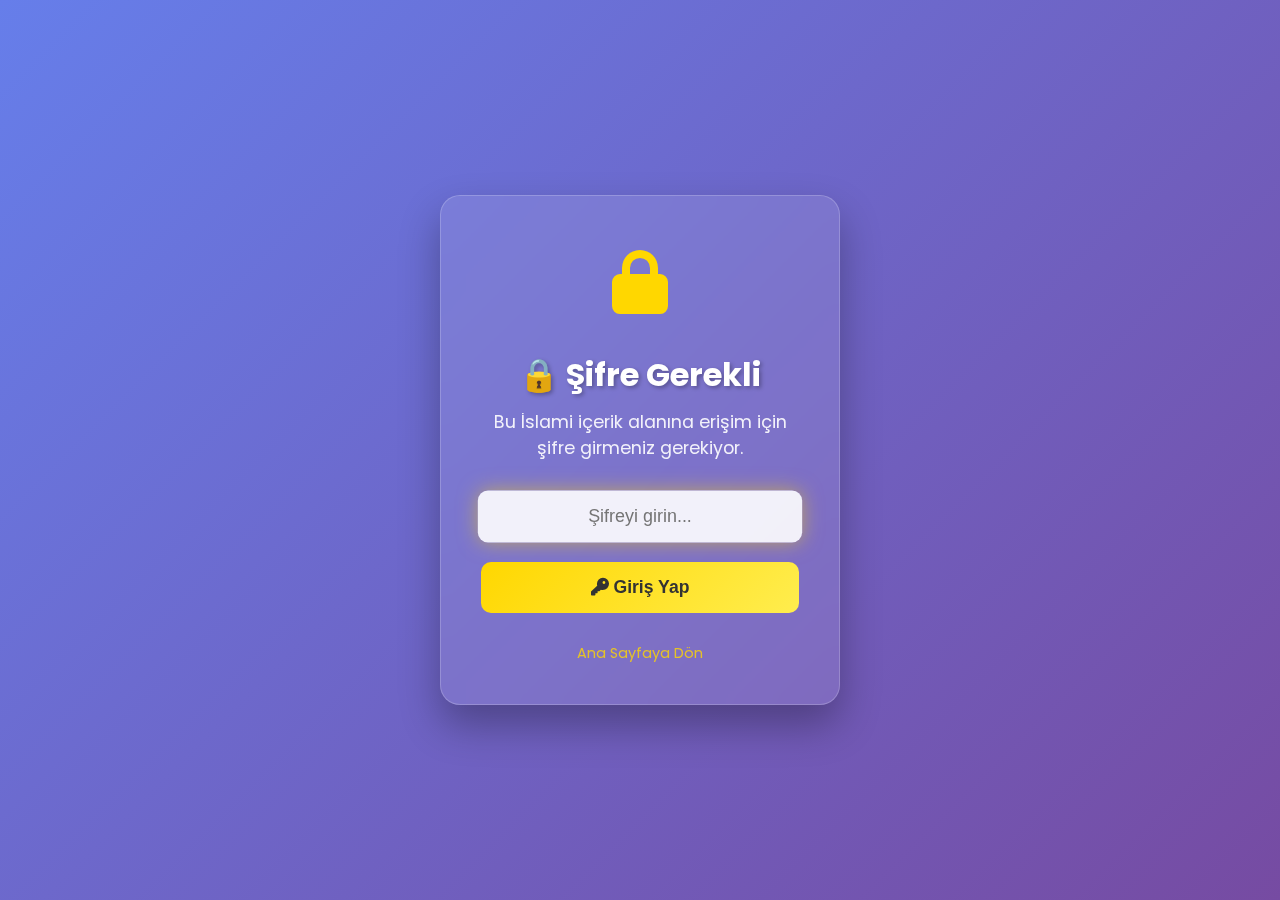
<file: allah/index.html>
<!DOCTYPE html>
<html lang="tr">
<head>
    <meta charset="UTF-8">
    <meta name="viewport" content="width=device-width, initial-scale=1.0">
    <title>🕌 İslami Instagram Post Oluşturucu</title>
    <link rel="stylesheet" href="protected-style.css">
    <link href="https://fonts.googleapis.com/css2?family=Amiri:wght@400;700&family=Poppins:wght@300;400;500;600;700&display=swap" rel="stylesheet">
    <link rel="stylesheet" href="https://cdnjs.cloudflare.com/ajax/libs/font-awesome/6.4.0/css/all.min.css">
    
    <!-- Şifre Kontrolü -->
    <script>
        // Şifre kontrolü
        function checkPassword() {
            const passwordVerified = sessionStorage.getItem('passwordVerified');
            const passwordTime = sessionStorage.getItem('passwordTime');
            
            // Şifre doğrulandı mı kontrol et
            if (!passwordVerified || passwordVerified !== 'true') {
                window.location.href = 'password.html';
                return false;
            }
            
            // Şifre 24 saat geçerli (86400000 ms)
            const currentTime = Date.now();
            const timeDiff = currentTime - parseInt(passwordTime);
            
            if (timeDiff > 86400000) {
                sessionStorage.removeItem('passwordVerified');
                sessionStorage.removeItem('passwordTime');
                window.location.href = 'password.html';
                return false;
            }
            
            return true;
        }
        
        // Sayfa yüklendiğinde şifre kontrolü yap
        if (!checkPassword()) {
            // Şifre kontrolü başarısız, sayfa yüklenmesin
            document.body.innerHTML = '<div style="display: flex; justify-content: center; align-items: center; height: 100vh; background: linear-gradient(135deg, #667eea 0%, #764ba2 100%); color: white; font-family: Poppins, sans-serif;"><div style="text-align: center;"><i class="fas fa-lock" style="font-size: 3rem; margin-bottom: 20px;"></i><h2>Şifre kontrolü yapılıyor...</h2></div></div>';
        }
    </script>
</head>
<body>
    <div class="app-container">

        <!-- Main Content -->
        <div class="app-main">
            <!-- Mode Selection -->
            <div class="mode-selection">
                <button class="mode-btn active" data-mode="post">
                    <i class="fas fa-camera"></i> Post Oluştur
                </button>
                <button class="mode-btn" data-mode="story">
                    <i class="fas fa-mobile-alt"></i> Story Oluştur
                </button>
            </div>

            <!-- Content Container -->
            <div class="content-container">
                <!-- Post Preview Section -->
                <div class="preview-section" id="postPreview">
                <div class="preview-header">
                    <h3><i class="fas fa-eye"></i> Önizleme</h3>
                    <div class="preview-actions">
                        <button id="fullscreenBtn" class="btn-icon" title="Tam Ekran">
                            <i class="fas fa-expand"></i>
                        </button>
                    </div>
                </div>
                
                <div class="post-preview-container">
                    <div class="post-canvas" id="postCanvas">
                        <div class="post-overlay"></div>
                        <div class="post-content">
                            <div class="arabic-text" id="arabicText">بِسْمِ اللَّهِ الرَّحْمَٰنِ الرَّحِيمِ</div>
                            <div class="turkish-text" id="turkishText">Rahman ve Rahim olan Allah'ın adıyla</div>
                        </div>
                        <div class="post-watermark">@kalbimizdeiman</div>
                    </div>
                </div>
            </div>

            <!-- Story Preview Section -->
            <div class="preview-section" id="storyPreview" style="display: none;">
                <div class="preview-header">
                    <h3><i class="fas fa-mobile-alt"></i> Story Önizleme</h3>
                    <div class="preview-actions">
                        <button id="storyFullscreenBtn" class="btn-icon" title="Tam Ekran">
                            <i class="fas fa-expand"></i>
                        </button>
                    </div>
                </div>
                
                <div class="story-preview-container">
                    <div class="story-canvas" id="storyCanvas">
                        <div class="story-content">
                            <div class="story-category" id="storyCategory">Dua</div>
                            <div class="story-arabic" id="storyArabic">بِسْمِ اللَّهِ الرَّحْمَٰنِ الرَّحِيمِ</div>
                            <div class="story-turkish" id="storyTurkish">Rahman ve Rahim olan Allah'ın adıyla</div>
                            <div class="story-hashtags" id="storyHashtags">#islam #dua #allah</div>
                            <div class="story-username">@kalbimizdeiman</div>
                            <div class="story-watermark">@kalbimizdeiman</div>
                        </div>
                    </div>
                </div>
            </div>

                <!-- Controls Section -->
                <div class="controls-section">
                <div class="controls-header">
                    <h3><i class="fas fa-sliders-h"></i> Düzenleme Araçları</h3>
                </div>

                <div class="controls-content">
                    <!-- Content Selection -->
                    <div class="control-card">
                        <div class="control-header">
                            <i class="fas fa-book-open"></i>
                            <h4>İçerik Seçimi</h4>
                        </div>
                        <div class="control-body">
                            <div class="search-container">
                                <div class="search-input-wrapper">
                                    <i class="fas fa-search search-icon"></i>
                                    <input type="text" id="contentSearch" placeholder="İçerik ara..." class="search-input">
                                    <button id="clearSearch" class="clear-search" style="display: none;">
                                        <i class="fas fa-times"></i>
                                    </button>
                                </div>
                            </div>
                            
                            <select id="contentSelect" class="modern-select">
                                <option value="">İçerik kategorisi seçin...</option>
                                <option value="dua">📿 Dualar</option>
                                <option value="hadis">💬 Hadisler</option>
                                <option value="ayet">📖 Ayetler</option>
                                <option value="zikir">🕯️ Zikirler</option>
                            </select>
                            
                            <div id="searchResults" class="search-results" style="display: none;">
                                <!-- Arama sonuçları buraya gelecek -->
                            </div>
                            
                            <button id="randomBtn" class="btn-random">
                                <i class="fas fa-random"></i> Rastgele İçerik
                            </button>
                        </div>
                    </div>

                    <!-- Background Upload -->
                    <div class="control-card">
                        <div class="control-header">
                            <i class="fas fa-image"></i>
                            <h4>Arka Plan</h4>
                        </div>
                        <div class="control-body">
                            <div class="background-upload">
                                <div class="upload-area" id="uploadArea">
                                    <i class="fas fa-cloud-upload-alt upload-icon"></i>
                                    <p class="upload-text">Arka plan resmi yüklemek için tıklayın</p>
                                    <p class="upload-subtext">veya sürükleyip bırakın</p>
                                </div>
                                <input type="file" id="backgroundInput" accept="image/*" style="display: none;">
                                <div class="background-preview" id="backgroundPreview" style="display: none;">
                                    <img id="previewImage" src="" alt="Arka plan önizleme">
                                    <button id="removeBackground" class="remove-bg-btn">
                                        <i class="fas fa-times"></i>
                                    </button>
                                </div>
                            </div>
                        </div>
                    </div>

                    <!-- Text Customization -->
                    <div class="control-card">
                        <div class="control-header">
                            <i class="fas fa-font"></i>
                            <h4>Metin Özelleştirme</h4>
                        </div>
                        <div class="control-body">
                            <div class="text-controls">
                                <div class="text-control-group">
                                    <label>Arapça Metin</label>
                                    <div class="control-row">
                                        <div class="color-input">
                                            <input type="color" id="arabicColor" value="#ffffff">
                                            <span>Renk</span>
                                        </div>
                                        <div class="size-input">
                                            <input type="range" id="arabicSize" min="16" max="48" value="28">
                                            <span id="arabicSizeValue">28px</span>
                                        </div>
                                    </div>
                                </div>

                                <div class="text-control-group">
                                    <label>Türkçe Metin</label>
                                    <div class="control-row">
                                        <div class="color-input">
                                            <input type="color" id="turkishColor" value="#f0f0f0">
                                            <span>Renk</span>
                                        </div>
                                        <div class="size-input">
                                            <input type="range" id="turkishSize" min="12" max="24" value="16">
                                            <span id="turkishSizeValue">16px</span>
                                        </div>
                                    </div>
                                </div>

                                <div class="text-control-group">
                                    <label>Hizalama</label>
                                    <div class="align-buttons">
                                        <button class="align-btn" data-align="left">
                                            <i class="fas fa-align-left"></i>
                                        </button>
                                        <button class="align-btn active" data-align="center">
                                            <i class="fas fa-align-center"></i>
                                        </button>
                                        <button class="align-btn" data-align="right">
                                            <i class="fas fa-align-right"></i>
                                        </button>
                                    </div>
                                </div>
                            </div>
                        </div>
                    </div>

                    <!-- Action Buttons -->
                    <div class="control-card">
                        <div class="control-header">
                            <i class="fas fa-download"></i>
                            <h4>İşlemler</h4>
                        </div>
                        <div class="control-body">
                        <div class="action-buttons">
                            <button id="downloadBtn" class="btn btn-primary">
                                <i class="fas fa-download"></i>
                                Post İndir
                            </button>
                            <button id="hashtagBtn" class="btn btn-secondary">
                                <i class="fas fa-hashtag"></i>
                                Hashtag'ler
                            </button>
                            <button id="descriptionBtn" class="btn btn-secondary">
                                <i class="fas fa-file-text"></i>
                                Açıklama
                            </button>
                            <button id="shareBtn" class="btn btn-secondary">
                                <i class="fas fa-share"></i>
                                Paylaş
                            </button>
                        </div>
                        </div>
                    </div>
                </div>
            </div>
            </div>
        </div>
    </div>

    <!-- Fullscreen Modal -->
    <div id="fullscreenModal" class="fullscreen-modal">
        <div class="fullscreen-content">
            <button class="close-fullscreen">
                <i class="fas fa-times"></i>
            </button>
            <div class="fullscreen-preview" id="fullscreenPreview"></div>
        </div>
    </div>

    <script src="protected-script.js"></script>
</body>
</html>
</file>
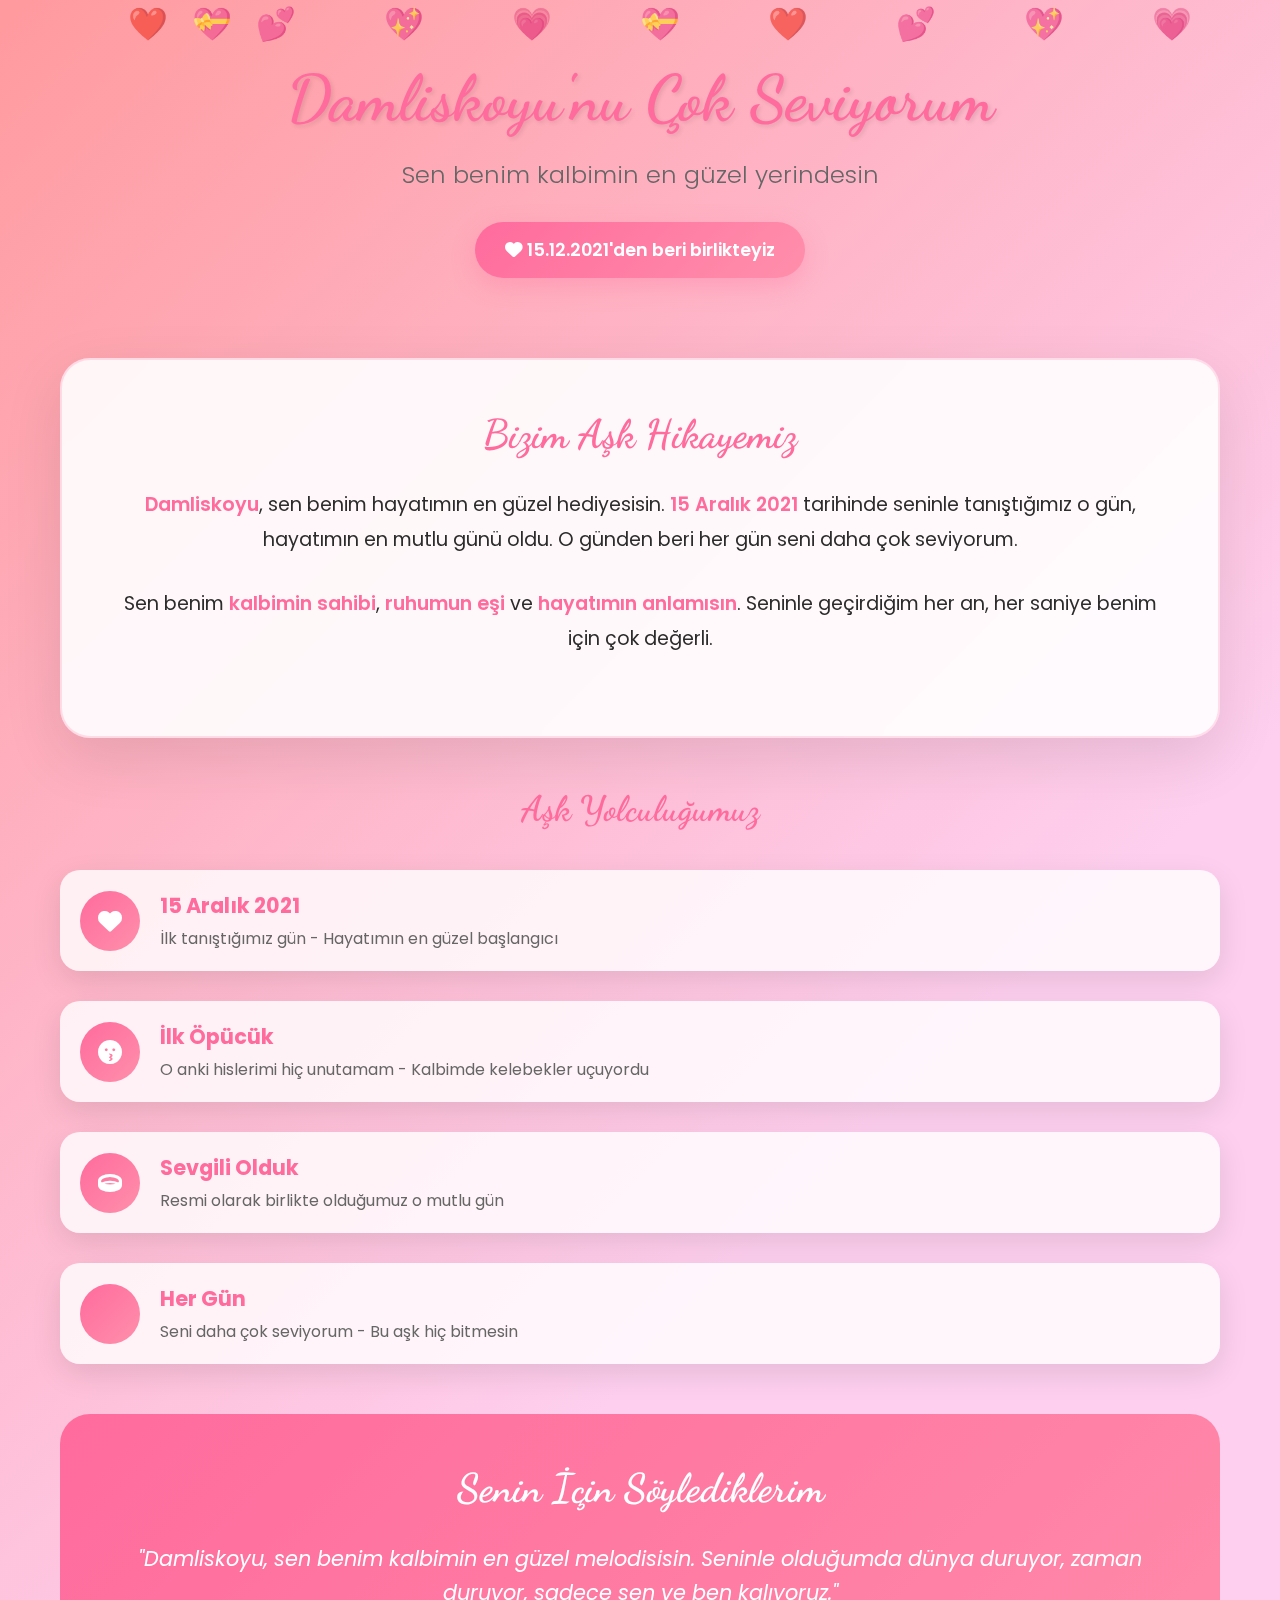
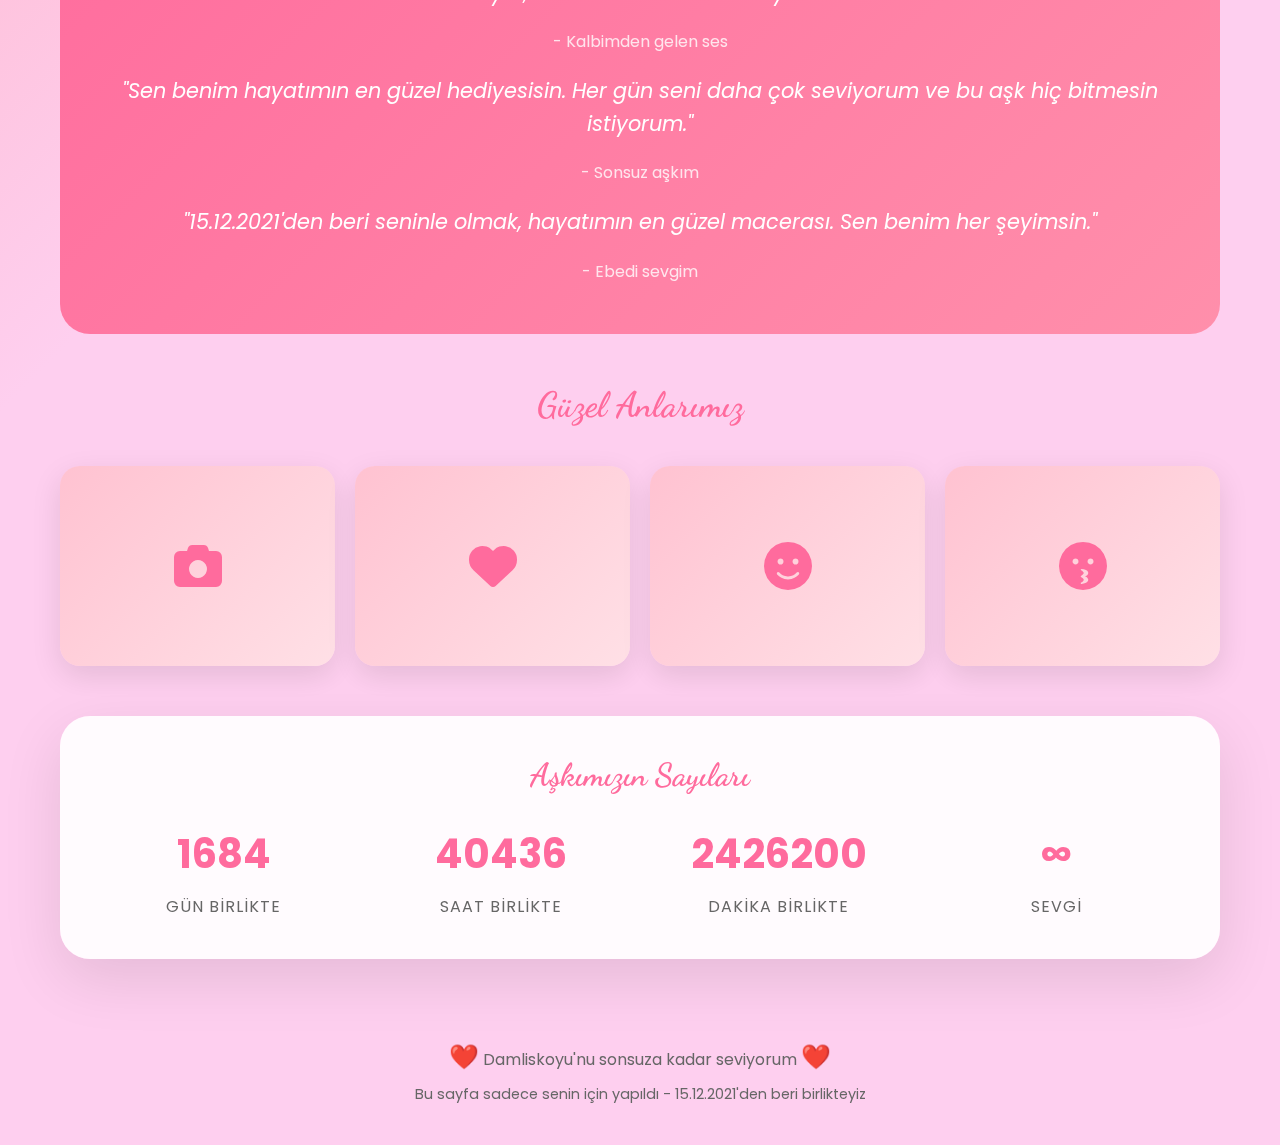
<file: damlisko.html>
<!DOCTYPE html>
<html lang="tr">
<head>
    <meta charset="UTF-8">
    <meta name="viewport" content="width=device-width, initial-scale=1.0">
    <title>Damliskoyu'nu Çok Seviyorum ❤️</title>
    <meta name="description" content="Damliskoyu için özel aşk sayfası - 15.12.2021'den beri birlikteyiz">
    <meta name="robots" content="noindex, nofollow">
    
    <link href="https://fonts.googleapis.com/css2?family=Dancing+Script:wght@400;500;600;700&family=Poppins:wght@300;400;500;600;700&display=swap" rel="stylesheet">
    <link rel="stylesheet" href="https://cdn.jsdelivr.net/npm/@fortawesome/fontawesome-free@6.5.1/css/all.min.css">
    
    <style>
        * {
            margin: 0;
            padding: 0;
            box-sizing: border-box;
        }

        :root {
            --primary-pink: #ff6b9d;
            --secondary-pink: #ff8fab;
            --accent-pink: #ffc2d1;
            --light-pink: #ffe0e6;
            --dark-pink: #d63384;
            --gold: #ffd700;
            --white: #ffffff;
            --text-dark: #2c2c2c;
            --text-light: #666666;
        }

        body {
            font-family: 'Poppins', sans-serif;
            background: linear-gradient(135deg, #ff9a9e 0%, #fecfef 50%, #fecfef 100%);
            min-height: 100vh;
            overflow-x: hidden;
            position: relative;
        }

        /* Floating Hearts Animation */
        .floating-hearts {
            position: fixed;
            top: 0;
            left: 0;
            width: 100%;
            height: 100%;
            pointer-events: none;
            z-index: 1;
            overflow: hidden;
        }

        .heart {
            position: absolute;
            color: var(--primary-pink);
            font-size: 2rem;
            animation: floatHeart 6s linear infinite;
            opacity: 0.7;
        }

        .heart:nth-child(1) { left: 10%; animation-delay: 0s; animation-duration: 6s; }
        .heart:nth-child(2) { left: 20%; animation-delay: 1s; animation-duration: 8s; }
        .heart:nth-child(3) { left: 30%; animation-delay: 2s; animation-duration: 7s; }
        .heart:nth-child(4) { left: 40%; animation-delay: 3s; animation-duration: 9s; }
        .heart:nth-child(5) { left: 50%; animation-delay: 4s; animation-duration: 6.5s; }
        .heart:nth-child(6) { left: 60%; animation-delay: 5s; animation-duration: 7.5s; }
        .heart:nth-child(7) { left: 70%; animation-delay: 1.5s; animation-duration: 8.5s; }
        .heart:nth-child(8) { left: 80%; animation-delay: 2.5s; animation-duration: 6.8s; }
        .heart:nth-child(9) { left: 90%; animation-delay: 3.5s; animation-duration: 7.2s; }
        .heart:nth-child(10) { left: 15%; animation-delay: 4.5s; animation-duration: 8.2s; }

        @keyframes floatHeart {
            0% {
                transform: translateY(100vh) translateX(0px) rotate(0deg) scale(0.5);
                opacity: 0;
            }
            10% {
                opacity: 0.7;
                transform: translateY(90vh) translateX(-10px) rotate(10deg) scale(0.8);
            }
            50% {
                transform: translateY(50vh) translateX(20px) rotate(-10deg) scale(1);
            }
            90% {
                transform: translateY(10vh) translateX(-15px) rotate(5deg) scale(0.8);
                opacity: 0.7;
            }
            100% {
                transform: translateY(-10vh) translateX(0px) rotate(0deg) scale(0.5);
                opacity: 0;
            }
        }

        /* Main Container */
        .container {
            max-width: 1200px;
            margin: 0 auto;
            padding: 0 20px;
            position: relative;
            z-index: 2;
        }

        /* Header */
        .header {
            text-align: center;
            padding: 60px 0 40px;
            position: relative;
        }

        .main-title {
            font-family: 'Dancing Script', cursive;
            font-size: 4rem;
            font-weight: 700;
            color: var(--primary-pink);
            margin-bottom: 20px;
            text-shadow: 2px 2px 4px rgba(0,0,0,0.1);
            animation: titleGlow 3s ease-in-out infinite alternate;
        }

        @keyframes titleGlow {
            0% {
                text-shadow: 2px 2px 4px rgba(0,0,0,0.1), 0 0 20px rgba(255, 107, 157, 0.3);
            }
            100% {
                text-shadow: 2px 2px 4px rgba(0,0,0,0.1), 0 0 30px rgba(255, 107, 157, 0.6);
            }
        }

        .subtitle {
            font-size: 1.5rem;
            color: var(--text-light);
            font-weight: 300;
            margin-bottom: 30px;
        }

        .date-badge {
            display: inline-block;
            background: linear-gradient(135deg, var(--primary-pink), var(--secondary-pink));
            color: var(--white);
            padding: 15px 30px;
            border-radius: 50px;
            font-size: 1.1rem;
            font-weight: 600;
            box-shadow: 0 8px 25px rgba(255, 107, 157, 0.3);
            animation: pulse 2s ease-in-out infinite;
        }

        @keyframes pulse {
            0%, 100% {
                transform: scale(1);
            }
            50% {
                transform: scale(1.05);
            }
        }

        /* Love Story Section */
        .love-story {
            background: rgba(255, 255, 255, 0.9);
            border-radius: 30px;
            padding: 50px;
            margin: 40px 0;
            box-shadow: 0 20px 60px rgba(0,0,0,0.1);
            backdrop-filter: blur(10px);
            border: 2px solid rgba(255, 107, 157, 0.2);
        }

        .story-title {
            font-family: 'Dancing Script', cursive;
            font-size: 2.5rem;
            color: var(--primary-pink);
            text-align: center;
            margin-bottom: 30px;
        }

        .story-content {
            font-size: 1.2rem;
            line-height: 1.8;
            color: var(--text-dark);
            text-align: center;
            margin-bottom: 30px;
        }

        .highlight {
            color: var(--primary-pink);
            font-weight: 600;
        }

        /* Timeline */
        .timeline {
            margin: 50px 0;
        }

        .timeline-title {
            font-family: 'Dancing Script', cursive;
            font-size: 2.2rem;
            color: var(--primary-pink);
            text-align: center;
            margin-bottom: 40px;
        }

        .timeline-item {
            display: flex;
            align-items: center;
            margin: 30px 0;
            padding: 20px;
            background: rgba(255, 255, 255, 0.8);
            border-radius: 20px;
            box-shadow: 0 10px 30px rgba(0,0,0,0.1);
            transition: transform 0.3s ease;
        }

        .timeline-item:hover {
            transform: translateY(-5px);
        }

        .timeline-icon {
            width: 60px;
            height: 60px;
            background: linear-gradient(135deg, var(--primary-pink), var(--secondary-pink));
            border-radius: 50%;
            display: flex;
            align-items: center;
            justify-content: center;
            color: var(--white);
            font-size: 1.5rem;
            margin-right: 20px;
            flex-shrink: 0;
        }

        .timeline-content h3 {
            color: var(--primary-pink);
            font-size: 1.3rem;
            margin-bottom: 5px;
        }

        .timeline-content p {
            color: var(--text-light);
            font-size: 1rem;
        }

        /* Love Quotes */
        .quotes-section {
            background: linear-gradient(135deg, var(--primary-pink), var(--secondary-pink));
            color: var(--white);
            padding: 50px;
            border-radius: 30px;
            margin: 40px 0;
            text-align: center;
        }

        .quotes-title {
            font-family: 'Dancing Script', cursive;
            font-size: 2.5rem;
            margin-bottom: 30px;
        }

        .quote {
            font-size: 1.3rem;
            font-style: italic;
            margin: 20px 0;
            line-height: 1.6;
        }

        .quote-author {
            font-size: 1rem;
            opacity: 0.8;
            margin-top: 10px;
        }

        /* Photo Gallery */
        .photo-gallery {
            margin: 50px 0;
        }

        .gallery-title {
            font-family: 'Dancing Script', cursive;
            font-size: 2.2rem;
            color: var(--primary-pink);
            text-align: center;
            margin-bottom: 40px;
        }

        .gallery-grid {
            display: grid;
            grid-template-columns: repeat(auto-fit, minmax(250px, 1fr));
            gap: 20px;
        }

        .photo-placeholder {
            background: linear-gradient(135deg, var(--accent-pink), var(--light-pink));
            border-radius: 20px;
            height: 200px;
            display: flex;
            align-items: center;
            justify-content: center;
            color: var(--primary-pink);
            font-size: 3rem;
            box-shadow: 0 10px 30px rgba(0,0,0,0.1);
            transition: transform 0.3s ease;
        }

        .photo-placeholder:hover {
            transform: scale(1.05);
        }

        /* Love Counter */
        .love-counter {
            background: rgba(255, 255, 255, 0.9);
            border-radius: 30px;
            padding: 40px;
            margin: 40px 0;
            text-align: center;
            box-shadow: 0 20px 60px rgba(0,0,0,0.1);
        }

        .counter-title {
            font-family: 'Dancing Script', cursive;
            font-size: 2rem;
            color: var(--primary-pink);
            margin-bottom: 30px;
        }

        .counter-grid {
            display: grid;
            grid-template-columns: repeat(auto-fit, minmax(150px, 1fr));
            gap: 30px;
        }

        .counter-item {
            text-align: center;
        }

        .counter-number {
            font-size: 2.5rem;
            font-weight: 700;
            color: var(--primary-pink);
            display: block;
            margin-bottom: 10px;
        }

        .counter-label {
            font-size: 1rem;
            color: var(--text-light);
            text-transform: uppercase;
            letter-spacing: 1px;
        }

        /* Footer */
        .footer {
            text-align: center;
            padding: 40px 0;
            color: var(--text-light);
        }

        .footer-heart {
            color: var(--primary-pink);
            font-size: 1.5rem;
            animation: heartbeat 1.5s ease-in-out infinite;
        }

        @keyframes heartbeat {
            0%, 100% {
                transform: scale(1);
            }
            50% {
                transform: scale(1.2);
            }
        }

        /* Responsive Design */
        @media (max-width: 768px) {
            .main-title {
                font-size: 3rem;
            }

            .subtitle {
                font-size: 1.2rem;
            }

            .love-story {
                padding: 30px 20px;
            }

            .story-title {
                font-size: 2rem;
            }

            .timeline-item {
                flex-direction: column;
                text-align: center;
            }

            .timeline-icon {
                margin-right: 0;
                margin-bottom: 15px;
            }

            .quotes-section {
                padding: 30px 20px;
            }

            .counter-grid {
                grid-template-columns: repeat(2, 1fr);
            }
        }

        @media (max-width: 480px) {
            .main-title {
                font-size: 2.5rem;
            }

            .container {
                padding: 0 15px;
            }

            .love-story {
                padding: 20px 15px;
            }

            .quotes-section {
                padding: 20px 15px;
            }
        }
    </style>
</head>
<body>
    <!-- Floating Hearts -->
    <div class="floating-hearts">
        <div class="heart">❤️</div>
        <div class="heart">💕</div>
        <div class="heart">💖</div>
        <div class="heart">💗</div>
        <div class="heart">💝</div>
        <div class="heart">❤️</div>
        <div class="heart">💕</div>
        <div class="heart">💖</div>
        <div class="heart">💗</div>
        <div class="heart">💝</div>
    </div>

    <div class="container">
        <!-- Header -->
        <header class="header">
            <h1 class="main-title">Damliskoyu'nu Çok Seviyorum</h1>
            <p class="subtitle">Sen benim kalbimin en güzel yerindesin</p>
            <div class="date-badge">
                <i class="fas fa-heart"></i>
                15.12.2021'den beri birlikteyiz
            </div>
        </header>

        <!-- Love Story -->
        <section class="love-story">
            <h2 class="story-title">Bizim Aşk Hikayemiz</h2>
            <p class="story-content">
                <span class="highlight">Damliskoyu</span>, sen benim hayatımın en güzel hediyesisin. 
                <span class="highlight">15 Aralık 2021</span> tarihinde seninle tanıştığımız o gün, 
                hayatımın en mutlu günü oldu. O günden beri her gün seni daha çok seviyorum.
            </p>
            <p class="story-content">
                Sen benim <span class="highlight">kalbimin sahibi</span>, <span class="highlight">ruhumun eşi</span> 
                ve <span class="highlight">hayatımın anlamısın</span>. Seninle geçirdiğim her an, 
                her saniye benim için çok değerli.
            </p>
        </section>

        <!-- Timeline -->
        <section class="timeline">
            <h2 class="timeline-title">Aşk Yolculuğumuz</h2>
            
            <div class="timeline-item">
                <div class="timeline-icon">
                    <i class="fas fa-heart"></i>
                </div>
                <div class="timeline-content">
                    <h3>15 Aralık 2021</h3>
                    <p>İlk tanıştığımız gün - Hayatımın en güzel başlangıcı</p>
                </div>
            </div>

            <div class="timeline-item">
                <div class="timeline-icon">
                    <i class="fas fa-kiss"></i>
                </div>
                <div class="timeline-content">
                    <h3>İlk Öpücük</h3>
                    <p>O anki hislerimi hiç unutamam - Kalbimde kelebekler uçuyordu</p>
                </div>
            </div>

            <div class="timeline-item">
                <div class="timeline-icon">
                    <i class="fas fa-ring"></i>
                </div>
                <div class="timeline-content">
                    <h3>Sevgili Olduk</h3>
                    <p>Resmi olarak birlikte olduğumuz o mutlu gün</p>
                </div>
            </div>

            <div class="timeline-item">
                <div class="timeline-icon">
                    <i class="fas fa-calendar-heart"></i>
                </div>
                <div class="timeline-content">
                    <h3>Her Gün</h3>
                    <p>Seni daha çok seviyorum - Bu aşk hiç bitmesin</p>
                </div>
            </div>
        </section>

        <!-- Love Quotes -->
        <section class="quotes-section">
            <h2 class="quotes-title">Senin İçin Söylediklerim</h2>
            
            <div class="quote">
                "Damliskoyu, sen benim kalbimin en güzel melodisisin. 
                Seninle olduğumda dünya duruyor, zaman duruyor, sadece sen ve ben kalıyoruz."
            </div>
            <div class="quote-author">- Kalbimden gelen ses</div>

            <div class="quote">
                "Sen benim hayatımın en güzel hediyesisin. 
                Her gün seni daha çok seviyorum ve bu aşk hiç bitmesin istiyorum."
            </div>
            <div class="quote-author">- Sonsuz aşkım</div>

            <div class="quote">
                "15.12.2021'den beri seninle olmak, 
                hayatımın en güzel macerası. Sen benim her şeyimsin."
            </div>
            <div class="quote-author">- Ebedi sevgim</div>
        </section>

        <!-- Photo Gallery Placeholder -->
        <section class="photo-gallery">
            <h2 class="gallery-title">Güzel Anlarımız</h2>
            <div class="gallery-grid">
                <div class="photo-placeholder">
                    <i class="fas fa-camera"></i>
                </div>
                <div class="photo-placeholder">
                    <i class="fas fa-heart"></i>
                </div>
                <div class="photo-placeholder">
                    <i class="fas fa-smile"></i>
                </div>
                <div class="photo-placeholder">
                    <i class="fas fa-kiss"></i>
                </div>
            </div>
        </section>

        <!-- Love Counter -->
        <section class="love-counter">
            <h2 class="counter-title">Aşkımızın Sayıları</h2>
            <div class="counter-grid">
                <div class="counter-item">
                    <span class="counter-number" id="days-together">0</span>
                    <div class="counter-label">Gün Birlikte</div>
                </div>
                <div class="counter-item">
                    <span class="counter-number" id="hours-together">0</span>
                    <div class="counter-label">Saat Birlikte</div>
                </div>
                <div class="counter-item">
                    <span class="counter-number" id="minutes-together">0</span>
                    <div class="counter-label">Dakika Birlikte</div>
                </div>
                <div class="counter-item">
                    <span class="counter-number">∞</span>
                    <div class="counter-label">Sevgi</div>
                </div>
            </div>
        </section>

        <!-- Footer -->
        <footer class="footer">
            <p>
                <span class="footer-heart">❤️</span>
                Damliskoyu'nu sonsuza kadar seviyorum
                <span class="footer-heart">❤️</span>
            </p>
            <p style="margin-top: 10px; font-size: 0.9rem;">
                Bu sayfa sadece senin için yapıldı - 15.12.2021'den beri birlikteyiz
            </p>
        </footer>
    </div>

    <script>
        // Calculate time together
        function calculateTimeTogether() {
            const startDate = new Date('2021-12-15');
            const now = new Date();
            const timeDiff = now - startDate;
            
            const days = Math.floor(timeDiff / (1000 * 60 * 60 * 24));
            const hours = Math.floor(timeDiff / (1000 * 60 * 60));
            const minutes = Math.floor(timeDiff / (1000 * 60));
            
            document.getElementById('days-together').textContent = days;
            document.getElementById('hours-together').textContent = hours;
            document.getElementById('minutes-together').textContent = minutes;
        }

        // Update counter every minute
        calculateTimeTogether();
        setInterval(calculateTimeTogether, 60000);

        // Add some interactive effects
        document.addEventListener('DOMContentLoaded', function() {
            // Add click effect to hearts
            const hearts = document.querySelectorAll('.heart');
            hearts.forEach(heart => {
                heart.addEventListener('click', function() {
                    this.style.transform = 'scale(1.5) rotate(360deg)';
                    this.style.color = '#ffd700';
                    setTimeout(() => {
                        this.style.transform = 'scale(1) rotate(0deg)';
                        this.style.color = 'var(--primary-pink)';
                    }, 500);
                });
            });

            // Add hover effect to timeline items
            const timelineItems = document.querySelectorAll('.timeline-item');
            timelineItems.forEach(item => {
                item.addEventListener('mouseenter', function() {
                    this.style.background = 'rgba(255, 107, 157, 0.1)';
                });
                item.addEventListener('mouseleave', function() {
                    this.style.background = 'rgba(255, 255, 255, 0.8)';
                });
            });
        });
    </script>
</body>
</html>
</file>
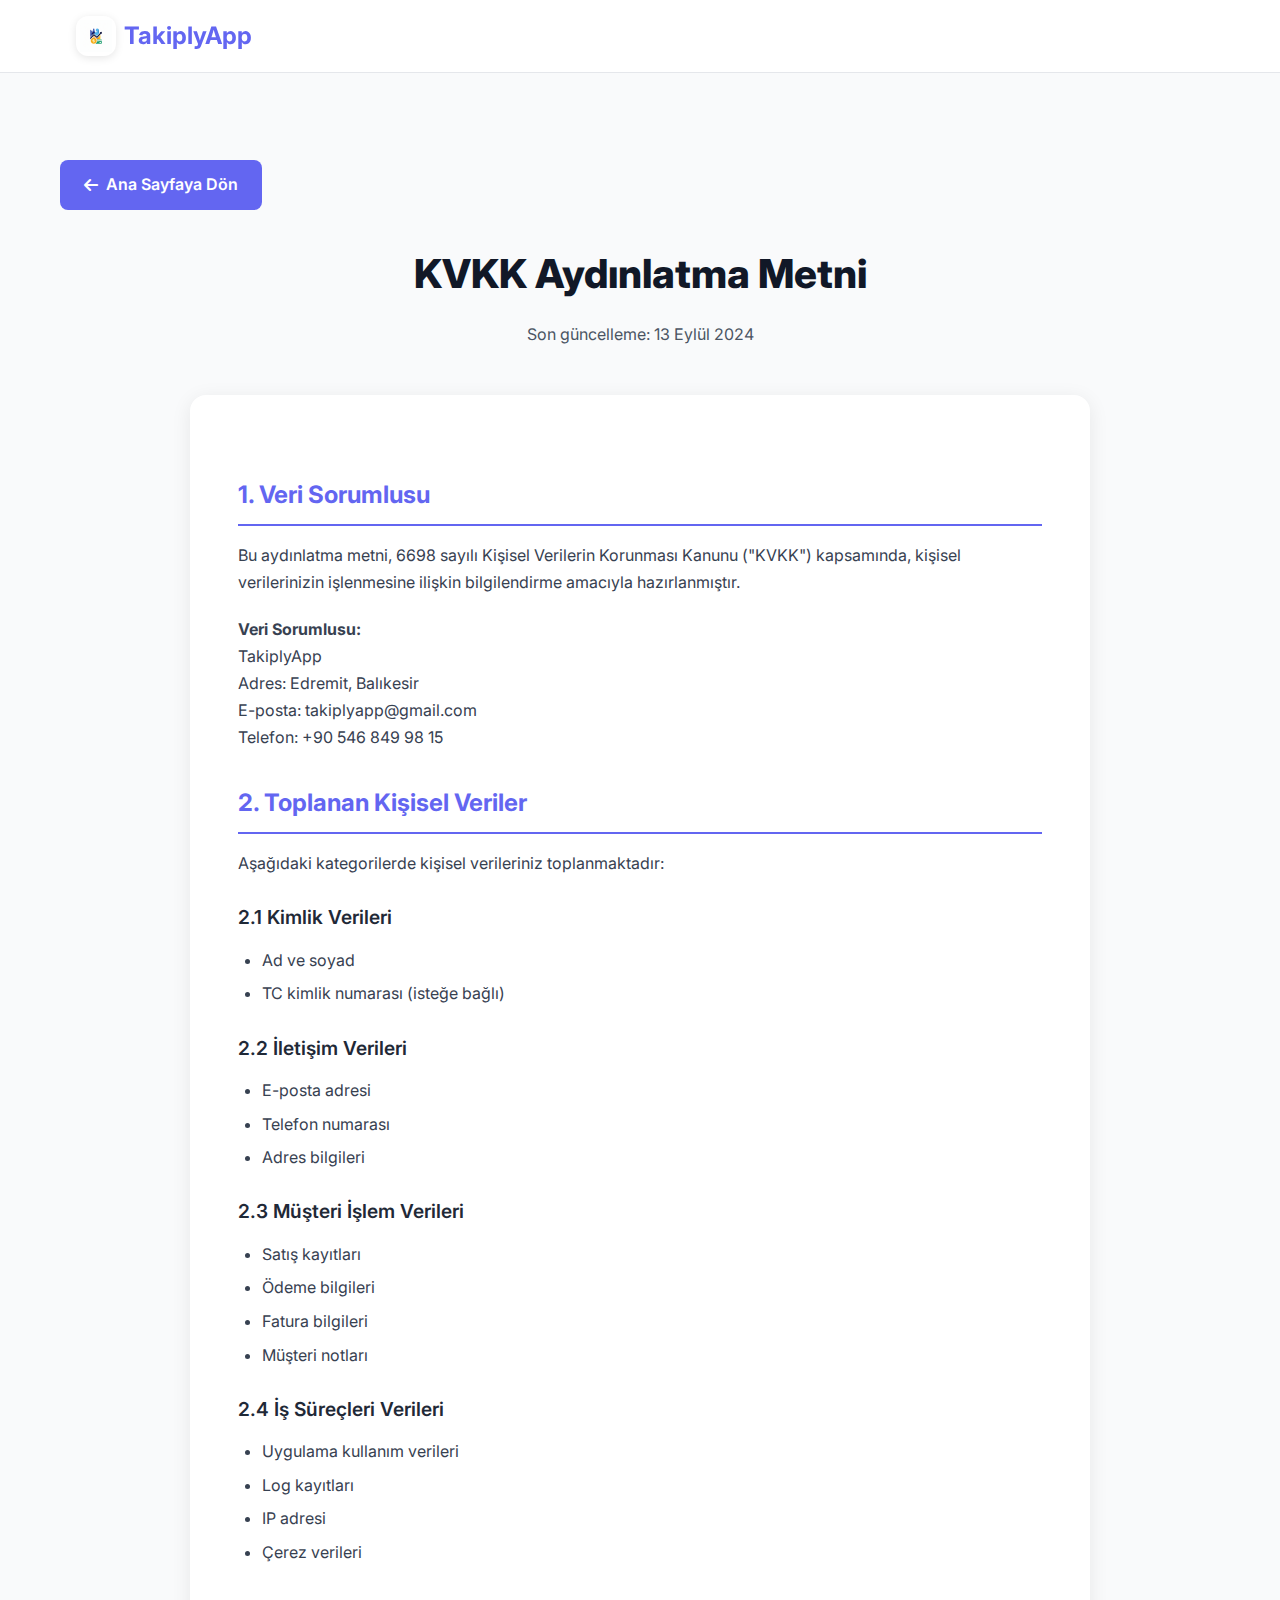
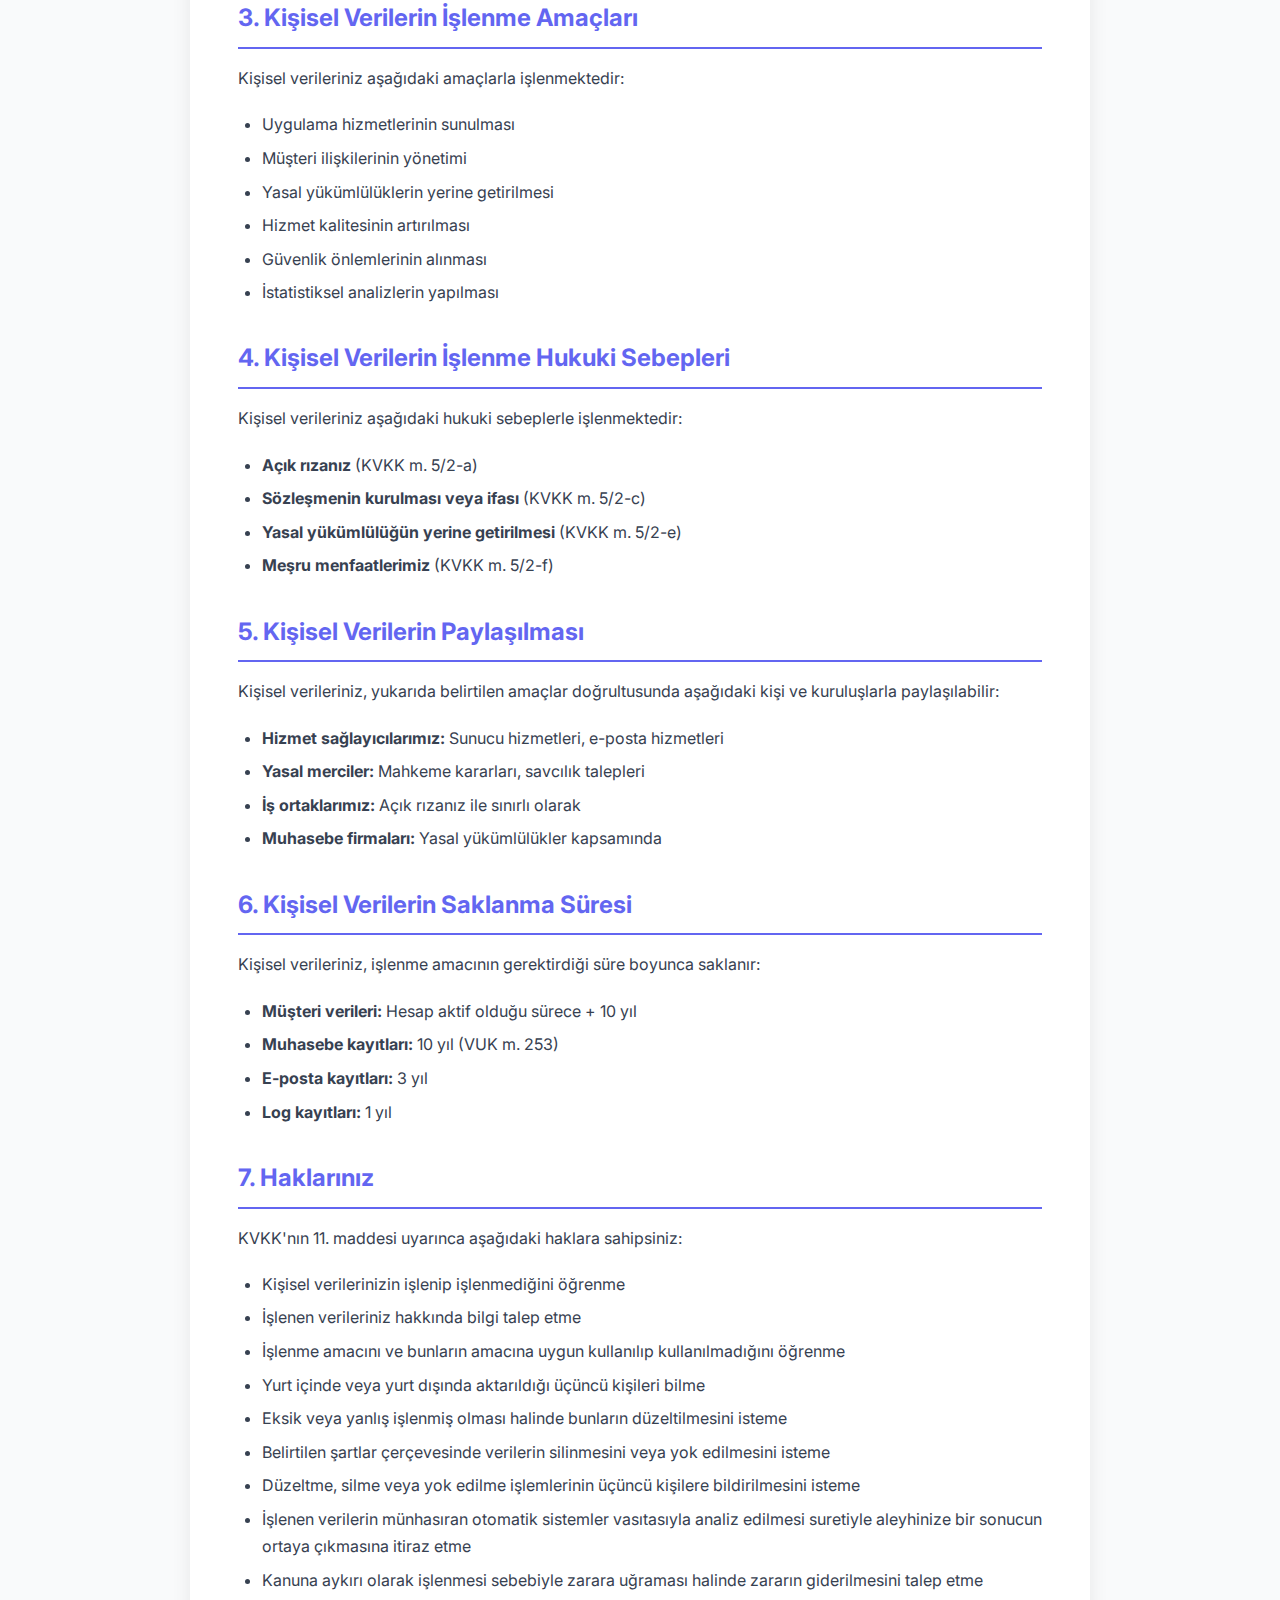
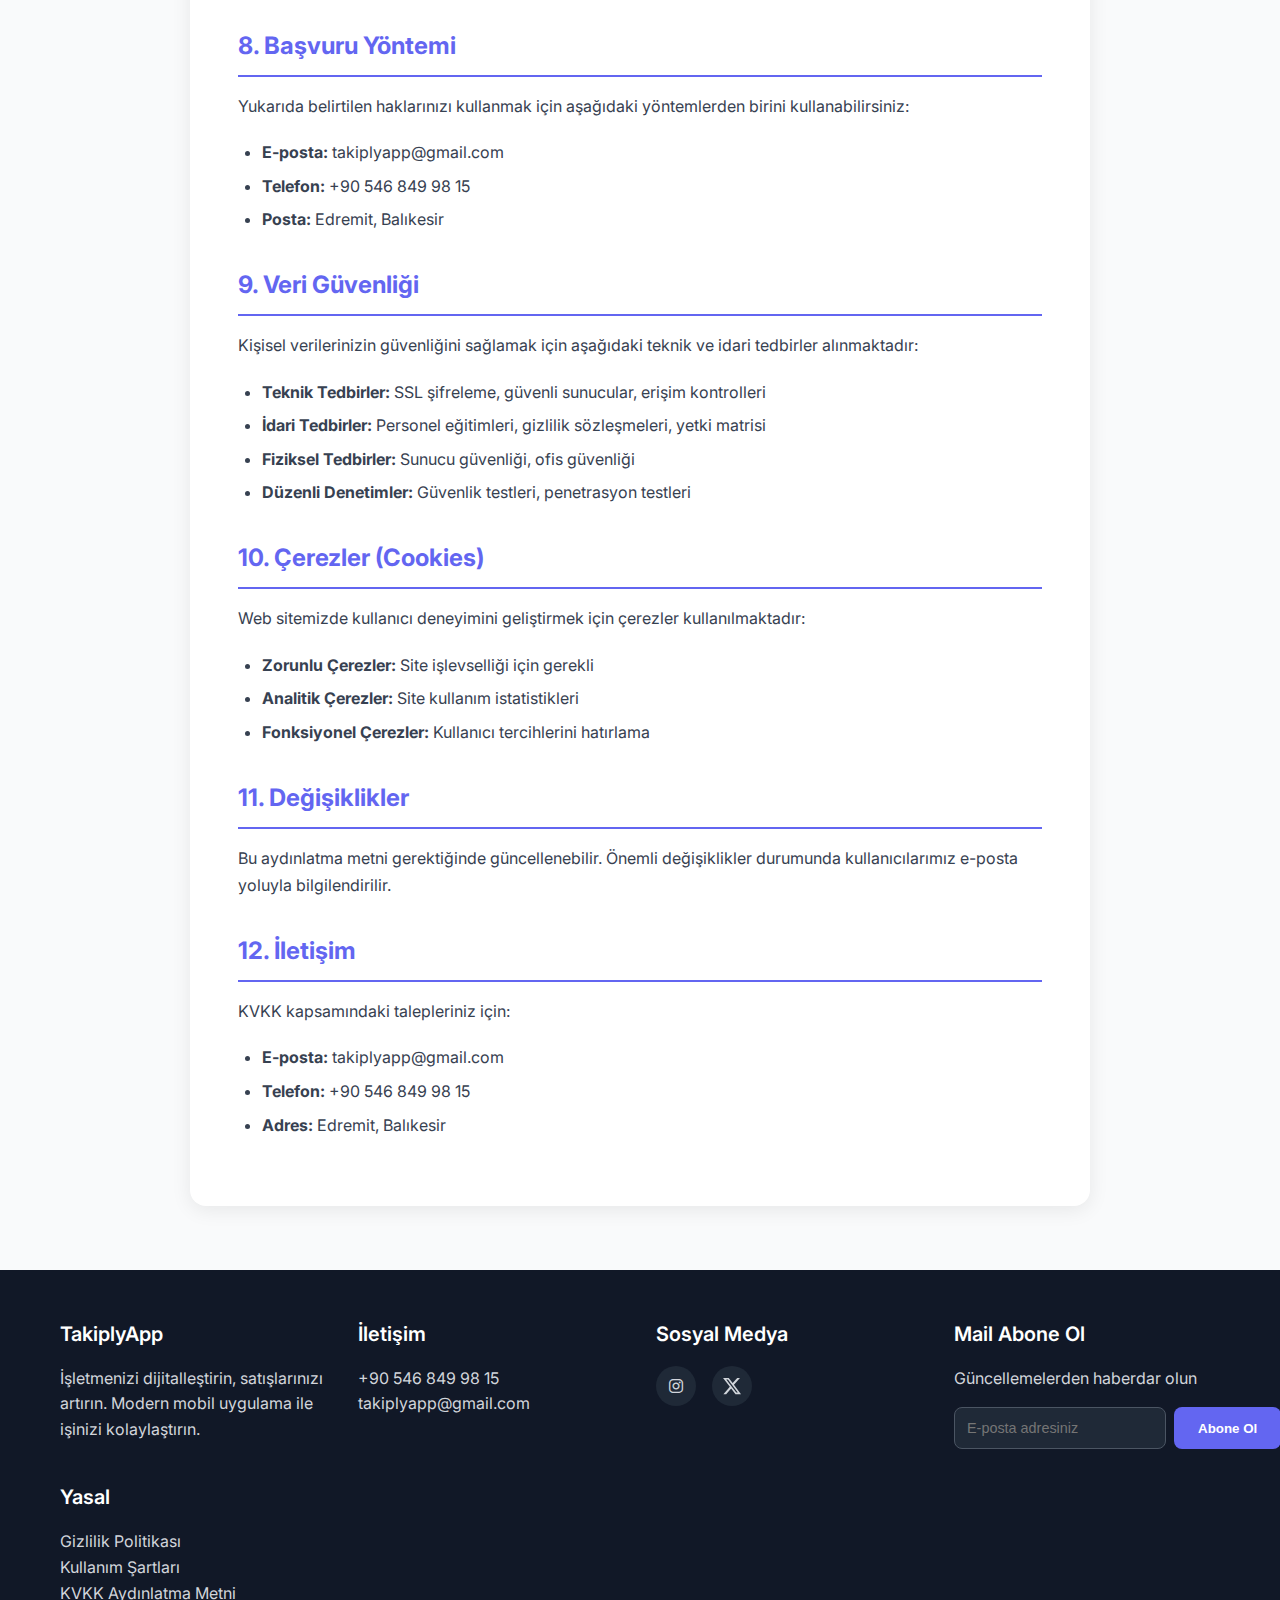
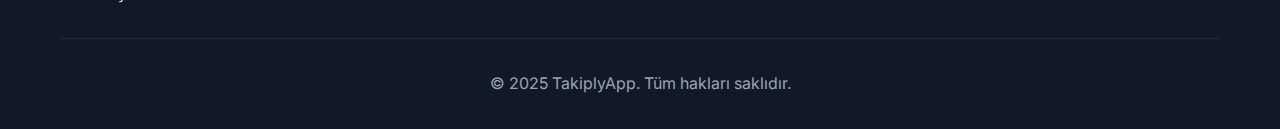
<file: kvkk.html>
<!DOCTYPE html>
<html lang="tr">
<head>
    <meta charset="UTF-8">
    <meta name="viewport" content="width=device-width, initial-scale=1.0">
    <title>KVKK Aydınlatma Metni - TakiplyApp</title>
    <link href="https://fonts.googleapis.com/css2?family=Inter:wght@300;400;500;600;700;800&display=swap" rel="stylesheet">
    <link rel="stylesheet" href="https://cdnjs.cloudflare.com/ajax/libs/font-awesome/6.0.0/css/all.min.css">
    <style>
        :root {
            --primary: #6366f1;
            --secondary: #f59e0b;
            --accent: #10b981;
            --white: #ffffff;
            --gray-50: #f9fafb;
            --gray-100: #f3f4f6;
            --gray-200: #e5e7eb;
            --gray-300: #d1d5db;
            --gray-400: #9ca3af;
            --gray-500: #6b7280;
            --gray-600: #4b5563;
            --gray-700: #374151;
            --gray-800: #1f2937;
            --gray-900: #111827;
        }

        * {
            margin: 0;
            padding: 0;
            box-sizing: border-box;
        }

        body {
            font-family: 'Inter', sans-serif;
            line-height: 1.6;
            color: var(--gray-800);
            background: var(--gray-50);
        }

        .container {
            max-width: 1200px;
            margin: 0 auto;
            padding: 0 20px;
        }

        .header {
            position: fixed;
            top: 0;
            left: 0;
            right: 0;
            background: rgba(255, 255, 255, 0.95);
            backdrop-filter: blur(10px);
            border-bottom: 1px solid var(--gray-200);
            z-index: 1000;
        }

        .header-content {
            display: flex;
            justify-content: space-between;
            align-items: center;
            padding: 1rem;
        }

        .logo {
            display: flex;
            align-items: center;
            gap: 0.5rem;
            font-size: 1.5rem;
            font-weight: 700;
            color: var(--primary);
            text-decoration: none;
        }

        .logo-icon {
            width: 40px;
            height: 40px;
            background: var(--white);
            border-radius: 12px;
            display: flex;
            align-items: center;
            justify-content: center;
            font-size: 1.2rem;
            box-shadow: 0 2px 8px rgba(0, 0, 0, 0.1);
        }

        .logo-icon img {
            width: 32px;
            height: 32px;
            object-fit: contain;
        }

        .legal-content {
            padding: 8rem 0 4rem;
            background: var(--gray-50);
            min-height: 100vh;
        }

        .legal-header {
            text-align: center;
            margin-bottom: 3rem;
            padding: 0 2rem;
        }

        .legal-header h1 {
            font-size: 2.5rem;
            font-weight: 800;
            color: var(--gray-900);
            margin-bottom: 1rem;
        }

        .last-updated {
            color: var(--gray-600);
            font-size: 1rem;
        }

        .legal-text {
            max-width: 900px;
            margin: 0 auto;
            line-height: 1.7;
            background: var(--white);
            padding: 3rem;
            border-radius: 16px;
            box-shadow: 0 4px 20px rgba(0, 0, 0, 0.08);
        }

        .legal-text h2 {
            font-size: 1.5rem;
            font-weight: 700;
            color: var(--primary);
            margin: 2rem 0 1rem 0;
            padding-bottom: 0.5rem;
            border-bottom: 2px solid var(--primary);
        }

        .legal-text h3 {
            font-size: 1.2rem;
            font-weight: 600;
            color: var(--gray-800);
            margin: 1.5rem 0 0.8rem 0;
        }

        .legal-text p {
            color: var(--gray-700);
            margin-bottom: 1.2rem;
        }

        .legal-text ul {
            color: var(--gray-700);
            margin-bottom: 1.2rem;
            padding-left: 1.5rem;
        }

        .legal-text li {
            margin-bottom: 0.4rem;
        }

        .legal-text a {
            color: var(--primary);
            text-decoration: none;
            font-weight: 500;
        }

        .legal-text a:hover {
            text-decoration: underline;
        }

        .back-btn {
            display: inline-flex;
            align-items: center;
            gap: 0.5rem;
            background: var(--primary);
            color: var(--white);
            padding: 0.75rem 1.5rem;
            border-radius: 8px;
            text-decoration: none;
            font-weight: 600;
            transition: all 0.3s ease;
            margin-top: 2rem;
            margin-bottom: 2rem;
        }

        .back-btn:hover {
            background: var(--gray-800);
            transform: translateY(-2px);
        }

        .footer {
            background: var(--gray-900);
            color: var(--white);
            padding: 3rem 0 2rem;
        }

        .footer-content {
            display: grid;
            grid-template-columns: repeat(auto-fit, minmax(250px, 1fr));
            gap: 2rem;
            margin-bottom: 2rem;
        }

        .footer-section h4 {
            font-size: 1.25rem;
            font-weight: 600;
            margin-bottom: 1rem;
        }

        .footer-section p,
        .footer-section a {
            color: var(--gray-300);
            text-decoration: none;
            line-height: 1.6;
        }

        .footer-section a:hover {
            color: var(--white);
            text-decoration: underline;
        }

        .social-links {
            display: flex;
            gap: 1rem;
            margin-top: 1rem;
        }

        .social-link {
            width: 40px;
            height: 40px;
            background: var(--gray-800);
            border-radius: 50%;
            display: flex;
            align-items: center;
            justify-content: center;
            color: var(--white);
            text-decoration: none;
            transition: all 0.3s ease;
        }

        .social-link:hover {
            background: var(--primary);
            transform: translateY(-2px);
        }

        .newsletter-form {
            display: flex;
            gap: 0.5rem;
            margin-top: 1rem;
        }

        .newsletter-input {
            flex: 1;
            padding: 0.75rem;
            border: 1px solid var(--gray-600);
            border-radius: 8px;
            background: var(--gray-800);
            color: var(--white);
            font-size: 0.9rem;
        }

        .newsletter-btn {
            background: var(--primary);
            color: var(--white);
            border: none;
            padding: 0.75rem 1.5rem;
            border-radius: 8px;
            font-weight: 600;
            cursor: pointer;
            transition: all 0.3s ease;
            white-space: nowrap;
        }

        .newsletter-btn:hover {
            background: var(--secondary);
            transform: translateY(-2px);
        }

        .footer-bottom {
            border-top: 1px solid var(--gray-800);
            padding-top: 2rem;
            text-align: center;
            color: var(--gray-400);
        }

        @media (max-width: 768px) {
            .legal-content {
                padding: 4rem 0 2rem;
            }

            .legal-header h1 {
                font-size: 2rem;
            }

            .legal-text {
                padding: 2rem;
                margin: 0 1rem;
            }

            .legal-text h2 {
                font-size: 1.3rem;
            }

            .legal-text h3 {
                font-size: 1.1rem;
            }

            .back-btn {
                padding: 0.6rem 1.2rem;
                font-size: 0.9rem;
            }
        }
    </style>
</head>
<body>
    <!-- Header -->
    <header class="header">
        <div class="container">
            <div class="header-content">
                    <a href="index.html" class="logo">
                        <div class="logo-icon">
                            <img src="logo.png" alt="TakiplyApp Logo">
                        </div>
                        TakiplyApp
                    </a>
            </div>
        </div>
    </header>

    <!-- KVKK Content -->
    <section class="legal-content">
        <div class="container">
            <a href="index.html" class="back-btn">
                <i class="fas fa-arrow-left"></i>
                Ana Sayfaya Dön
            </a>
            
            <div class="legal-header">
                <h1>KVKK Aydınlatma Metni</h1>
                <p class="last-updated">Son güncelleme: 13 Eylül 2024</p>
            </div>

            <div class="legal-text">
                <h2>1. Veri Sorumlusu</h2>
                <p>Bu aydınlatma metni, 6698 sayılı Kişisel Verilerin Korunması Kanunu ("KVKK") kapsamında, kişisel verilerinizin işlenmesine ilişkin bilgilendirme amacıyla hazırlanmıştır.</p>
                
                <p><strong>Veri Sorumlusu:</strong><br>
                TakiplyApp<br>
                Adres: Edremit, Balıkesir<br>
                E-posta: takiplyapp@gmail.com<br>
                Telefon: +90 546 849 98 15</p>

                <h2>2. Toplanan Kişisel Veriler</h2>
                <p>Aşağıdaki kategorilerde kişisel verileriniz toplanmaktadır:</p>
                
                <h3>2.1 Kimlik Verileri</h3>
                <ul>
                    <li>Ad ve soyad</li>
                    <li>TC kimlik numarası (isteğe bağlı)</li>
                </ul>

                <h3>2.2 İletişim Verileri</h3>
                <ul>
                    <li>E-posta adresi</li>
                    <li>Telefon numarası</li>
                    <li>Adres bilgileri</li>
                </ul>

                <h3>2.3 Müşteri İşlem Verileri</h3>
                <ul>
                    <li>Satış kayıtları</li>
                    <li>Ödeme bilgileri</li>
                    <li>Fatura bilgileri</li>
                    <li>Müşteri notları</li>
                </ul>

                <h3>2.4 İş Süreçleri Verileri</h3>
                <ul>
                    <li>Uygulama kullanım verileri</li>
                    <li>Log kayıtları</li>
                    <li>IP adresi</li>
                    <li>Çerez verileri</li>
                </ul>

                <h2>3. Kişisel Verilerin İşlenme Amaçları</h2>
                <p>Kişisel verileriniz aşağıdaki amaçlarla işlenmektedir:</p>
                <ul>
                    <li>Uygulama hizmetlerinin sunulması</li>
                    <li>Müşteri ilişkilerinin yönetimi</li>
                    <li>Yasal yükümlülüklerin yerine getirilmesi</li>
                    <li>Hizmet kalitesinin artırılması</li>
                    <li>Güvenlik önlemlerinin alınması</li>
                    <li>İstatistiksel analizlerin yapılması</li>
                </ul>

                <h2>4. Kişisel Verilerin İşlenme Hukuki Sebepleri</h2>
                <p>Kişisel verileriniz aşağıdaki hukuki sebeplerle işlenmektedir:</p>
                <ul>
                    <li><strong>Açık rızanız</strong> (KVKK m. 5/2-a)</li>
                    <li><strong>Sözleşmenin kurulması veya ifası</strong> (KVKK m. 5/2-c)</li>
                    <li><strong>Yasal yükümlülüğün yerine getirilmesi</strong> (KVKK m. 5/2-e)</li>
                    <li><strong>Meşru menfaatlerimiz</strong> (KVKK m. 5/2-f)</li>
                </ul>

                <h2>5. Kişisel Verilerin Paylaşılması</h2>
                <p>Kişisel verileriniz, yukarıda belirtilen amaçlar doğrultusunda aşağıdaki kişi ve kuruluşlarla paylaşılabilir:</p>
                <ul>
                    <li><strong>Hizmet sağlayıcılarımız:</strong> Sunucu hizmetleri, e-posta hizmetleri</li>
                    <li><strong>Yasal merciler:</strong> Mahkeme kararları, savcılık talepleri</li>
                    <li><strong>İş ortaklarımız:</strong> Açık rızanız ile sınırlı olarak</li>
                    <li><strong>Muhasebe firmaları:</strong> Yasal yükümlülükler kapsamında</li>
                </ul>

                <h2>6. Kişisel Verilerin Saklanma Süresi</h2>
                <p>Kişisel verileriniz, işlenme amacının gerektirdiği süre boyunca saklanır:</p>
                <ul>
                    <li><strong>Müşteri verileri:</strong> Hesap aktif olduğu sürece + 10 yıl</li>
                    <li><strong>Muhasebe kayıtları:</strong> 10 yıl (VUK m. 253)</li>
                    <li><strong>E-posta kayıtları:</strong> 3 yıl</li>
                    <li><strong>Log kayıtları:</strong> 1 yıl</li>
                </ul>

                <h2>7. Haklarınız</h2>
                <p>KVKK'nın 11. maddesi uyarınca aşağıdaki haklara sahipsiniz:</p>
                <ul>
                    <li>Kişisel verilerinizin işlenip işlenmediğini öğrenme</li>
                    <li>İşlenen verileriniz hakkında bilgi talep etme</li>
                    <li>İşlenme amacını ve bunların amacına uygun kullanılıp kullanılmadığını öğrenme</li>
                    <li>Yurt içinde veya yurt dışında aktarıldığı üçüncü kişileri bilme</li>
                    <li>Eksik veya yanlış işlenmiş olması halinde bunların düzeltilmesini isteme</li>
                    <li>Belirtilen şartlar çerçevesinde verilerin silinmesini veya yok edilmesini isteme</li>
                    <li>Düzeltme, silme veya yok edilme işlemlerinin üçüncü kişilere bildirilmesini isteme</li>
                    <li>İşlenen verilerin münhasıran otomatik sistemler vasıtasıyla analiz edilmesi suretiyle aleyhinize bir sonucun ortaya çıkmasına itiraz etme</li>
                    <li>Kanuna aykırı olarak işlenmesi sebebiyle zarara uğraması halinde zararın giderilmesini talep etme</li>
                </ul>

                <h2>8. Başvuru Yöntemi</h2>
                <p>Yukarıda belirtilen haklarınızı kullanmak için aşağıdaki yöntemlerden birini kullanabilirsiniz:</p>
                <ul>
                    <li><strong>E-posta:</strong> takiplyapp@gmail.com</li>
                    <li><strong>Telefon:</strong> +90 546 849 98 15</li>
                    <li><strong>Posta:</strong> Edremit, Balıkesir</li>
                </ul>

                <h2>9. Veri Güvenliği</h2>
                <p>Kişisel verilerinizin güvenliğini sağlamak için aşağıdaki teknik ve idari tedbirler alınmaktadır:</p>
                <ul>
                    <li><strong>Teknik Tedbirler:</strong> SSL şifreleme, güvenli sunucular, erişim kontrolleri</li>
                    <li><strong>İdari Tedbirler:</strong> Personel eğitimleri, gizlilik sözleşmeleri, yetki matrisi</li>
                    <li><strong>Fiziksel Tedbirler:</strong> Sunucu güvenliği, ofis güvenliği</li>
                    <li><strong>Düzenli Denetimler:</strong> Güvenlik testleri, penetrasyon testleri</li>
                </ul>

                <h2>10. Çerezler (Cookies)</h2>
                <p>Web sitemizde kullanıcı deneyimini geliştirmek için çerezler kullanılmaktadır:</p>
                <ul>
                    <li><strong>Zorunlu Çerezler:</strong> Site işlevselliği için gerekli</li>
                    <li><strong>Analitik Çerezler:</strong> Site kullanım istatistikleri</li>
                    <li><strong>Fonksiyonel Çerezler:</strong> Kullanıcı tercihlerini hatırlama</li>
                </ul>

                <h2>11. Değişiklikler</h2>
                <p>Bu aydınlatma metni gerektiğinde güncellenebilir. Önemli değişiklikler durumunda kullanıcılarımız e-posta yoluyla bilgilendirilir.</p>

                <h2>12. İletişim</h2>
                <p>KVKK kapsamındaki talepleriniz için:</p>
                <ul>
                    <li><strong>E-posta:</strong> takiplyapp@gmail.com</li>
                    <li><strong>Telefon:</strong> +90 546 849 98 15</li>
                    <li><strong>Adres:</strong> Edremit, Balıkesir</li>
                </ul>
            </div>
        </div>
    </section>

    <!-- Footer -->
    <footer class="footer">
        <div class="container">
            <div class="footer-content">
                <div class="footer-section">
                    <h4>TakiplyApp</h4>
                    <p>İşletmenizi dijitalleştirin, satışlarınızı artırın. Modern mobil uygulama ile işinizi kolaylaştırın.</p>
                </div>
                <div class="footer-section">
                    <h4>İletişim</h4>
                    <p>+90 546 849 98 15</p>
                    <p>takiplyapp@gmail.com</p>
                </div>
                <div class="footer-section">
                    <h4>Sosyal Medya</h4>
                    <div class="social-links">
                        <a href="https://instagram.com/takiplyapp" class="social-link">
                            <i class="fab fa-instagram"></i>
                        </a>
                        <a href="https://x.com/takiplyapp" class="social-link">
                            <svg width="20" height="20" viewBox="0 0 24 24" fill="currentColor">
                                <path d="M18.244 2.25h3.308l-7.227 8.26 8.502 11.24H16.17l-5.214-6.817L4.99 21.75H1.68l7.73-8.835L1.254 2.25H8.08l4.713 6.231zm-1.161 17.52h1.833L7.084 4.126H5.117z"/>
                            </svg>
                        </a>
                    </div>
                </div>
                <div class="footer-section">
                    <h4>Mail Abone Ol</h4>
                    <p>Güncellemelerden haberdar olun</p>
                    <div class="newsletter-form">
                        <input type="email" placeholder="E-posta adresiniz" class="newsletter-input">
                        <button class="newsletter-btn">Abone Ol</button>
                    </div>
                </div>
                <div class="footer-section">
                    <h4>Yasal</h4>
                    <p><a href="privacy.html">Gizlilik Politikası</a></p>
                    <p><a href="terms.html">Kullanım Şartları</a></p>
                    <p><a href="kvkk.html">KVKK Aydınlatma Metni</a></p>
                </div>
            </div>
            <div class="footer-bottom">
                <p>&copy; 2025 TakiplyApp. Tüm hakları saklıdır.</p>
            </div>
        </div>
    </footer>
</body>
</html>
</file>
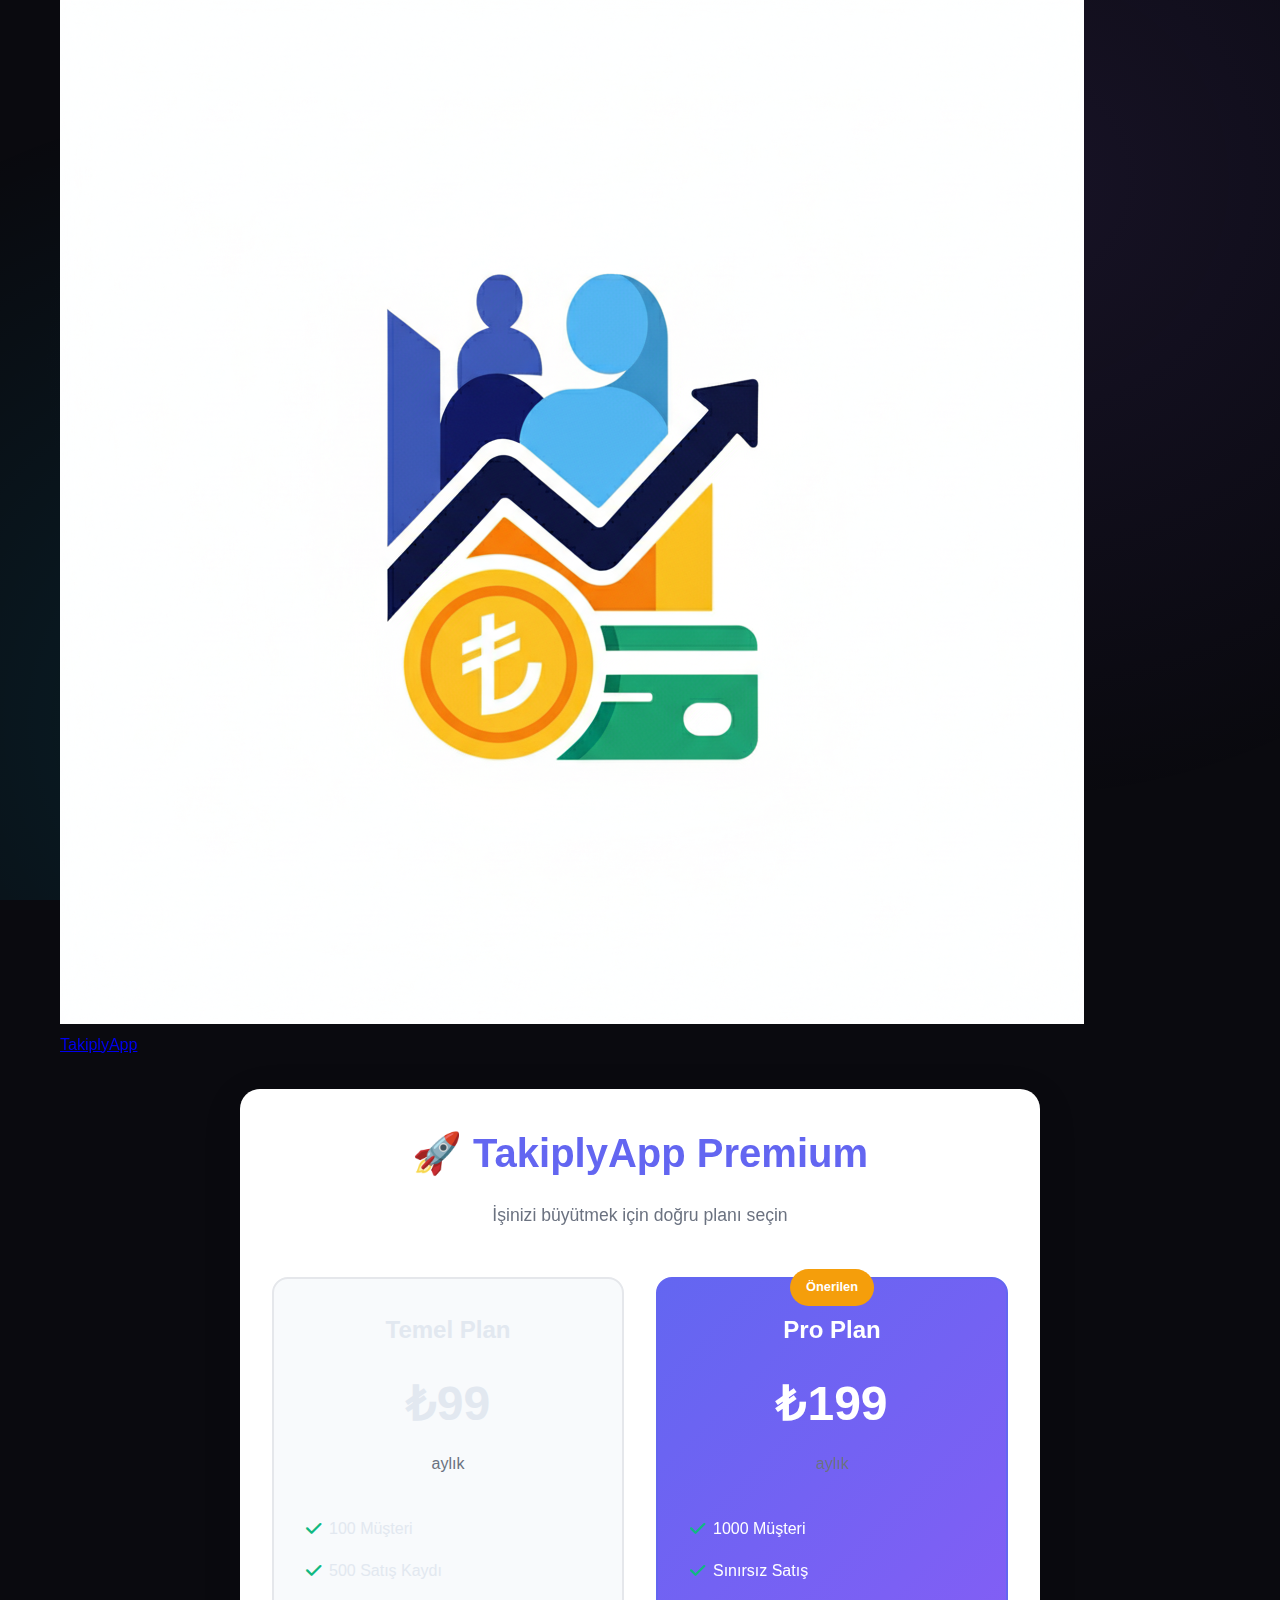
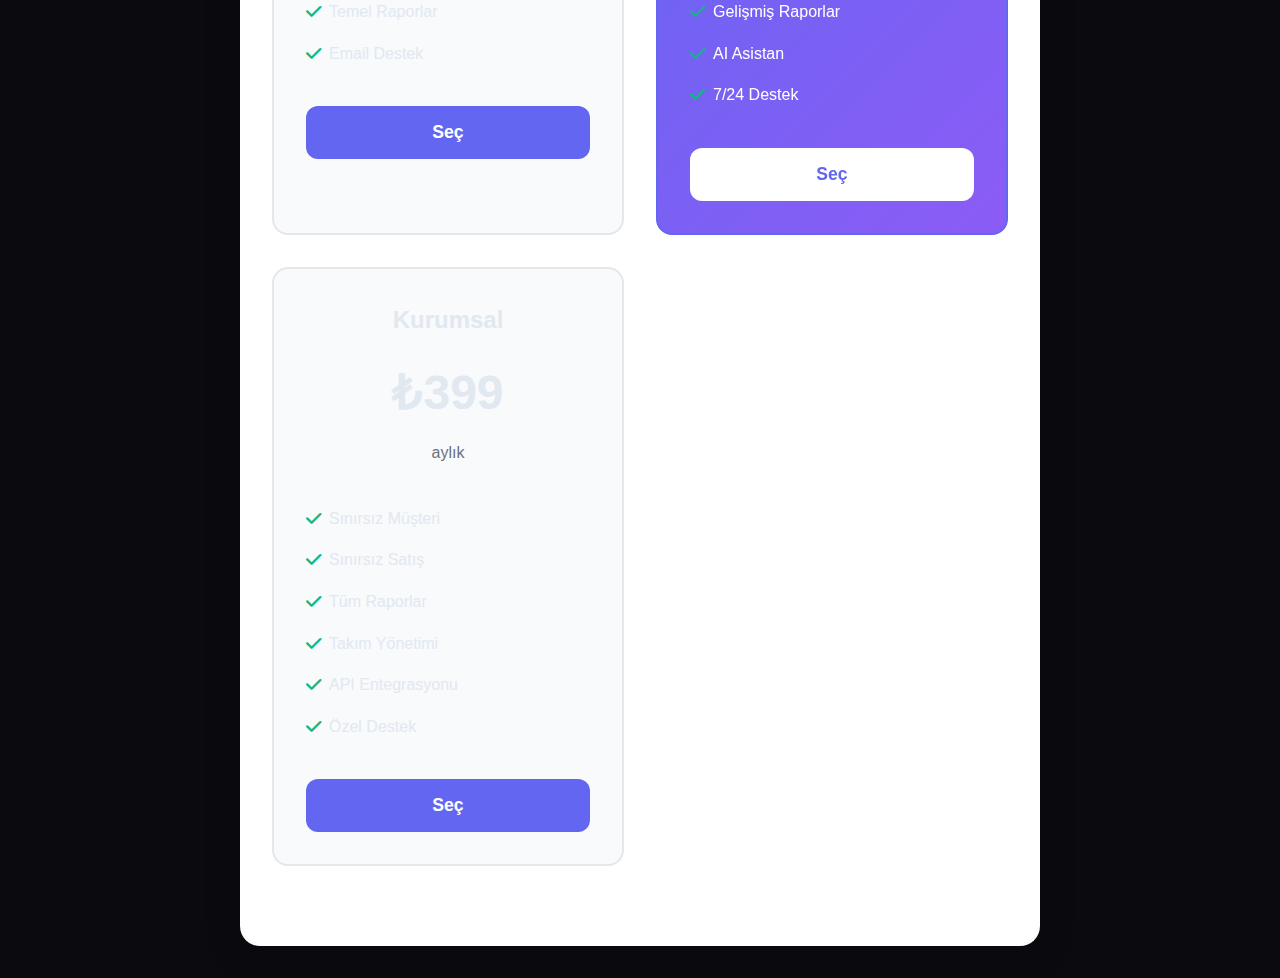
<file: payment.html>
<!DOCTYPE html>
<html lang="tr">
<head>
    <meta charset="UTF-8">
    <meta name="viewport" content="width=device-width, initial-scale=1.0">
    <title>Ödeme - TakiplyApp</title>
    <link rel="stylesheet" href="css/style.css">
    <link href="https://cdnjs.cloudflare.com/ajax/libs/font-awesome/6.0.0/css/all.min.css" rel="stylesheet">
    <script src="https://js.stripe.com/v3/"></script>
    <style>
        .payment-container {
            max-width: 800px;
            margin: 0 auto;
            padding: 2rem;
            background: white;
            border-radius: 20px;
            box-shadow: 0 10px 40px rgba(0, 0, 0, 0.1);
            margin-top: 2rem;
            margin-bottom: 2rem;
        }

        .payment-header {
            text-align: center;
            margin-bottom: 3rem;
        }

        .payment-header h1 {
            color: #6366f1;
            font-size: 2.5rem;
            margin-bottom: 1rem;
        }

        .payment-header p {
            color: #6b7280;
            font-size: 1.1rem;
        }

        .pricing-grid {
            display: grid;
            grid-template-columns: repeat(auto-fit, minmax(250px, 1fr));
            gap: 2rem;
            margin-bottom: 3rem;
        }

        .pricing-card {
            background: #f8fafc;
            border: 2px solid #e5e7eb;
            border-radius: 16px;
            padding: 2rem;
            text-align: center;
            transition: all 0.3s ease;
            position: relative;
        }

        .pricing-card:hover {
            border-color: #6366f1;
            transform: translateY(-5px);
            box-shadow: 0 10px 30px rgba(99, 102, 241, 0.2);
        }

        .pricing-card.recommended {
            border-color: #6366f1;
            background: linear-gradient(135deg, #6366f1, #8b5cf6);
            color: white;
        }

        .pricing-card.recommended::before {
            content: "Önerilen";
            position: absolute;
            top: -10px;
            left: 50%;
            transform: translateX(-50%);
            background: #f59e0b;
            color: white;
            padding: 0.5rem 1rem;
            border-radius: 20px;
            font-size: 0.8rem;
            font-weight: 600;
        }

        .plan-name {
            font-size: 1.5rem;
            font-weight: 700;
            margin-bottom: 1rem;
        }

        .plan-price {
            font-size: 3rem;
            font-weight: 800;
            margin-bottom: 0.5rem;
        }

        .plan-period {
            color: #6b7280;
            margin-bottom: 2rem;
        }

        .plan-features {
            list-style: none;
            padding: 0;
            margin-bottom: 2rem;
        }

        .plan-features li {
            padding: 0.5rem 0;
            display: flex;
            align-items: center;
            gap: 0.5rem;
        }

        .plan-features li i {
            color: #10b981;
            font-size: 1.1rem;
        }

        .select-plan-btn {
            background: #6366f1;
            color: white;
            border: none;
            padding: 1rem 2rem;
            border-radius: 12px;
            font-size: 1.1rem;
            font-weight: 600;
            cursor: pointer;
            transition: all 0.3s ease;
            width: 100%;
        }

        .select-plan-btn:hover {
            background: #4f46e5;
            transform: translateY(-2px);
        }

        .pricing-card.recommended .select-plan-btn {
            background: white;
            color: #6366f1;
        }

        .pricing-card.recommended .select-plan-btn:hover {
            background: #f8fafc;
        }

        .payment-form {
            display: none;
            background: #f8fafc;
            padding: 2rem;
            border-radius: 16px;
            margin-top: 2rem;
        }

        .payment-form.active {
            display: block;
        }

        .form-group {
            margin-bottom: 1.5rem;
        }

        .form-group label {
            display: block;
            margin-bottom: 0.5rem;
            font-weight: 600;
            color: #374151;
        }

        .form-group input {
            width: 100%;
            padding: 1rem;
            border: 2px solid #e5e7eb;
            border-radius: 8px;
            font-size: 1rem;
            transition: border-color 0.3s ease;
        }

        .form-group input:focus {
            outline: none;
            border-color: #6366f1;
        }

        .stripe-element {
            padding: 1rem;
            border: 2px solid #e5e7eb;
            border-radius: 8px;
            background: white;
        }

        .payment-summary {
            background: white;
            padding: 1.5rem;
            border-radius: 12px;
            margin-bottom: 2rem;
            border: 1px solid #e5e7eb;
        }

        .summary-row {
            display: flex;
            justify-content: space-between;
            margin-bottom: 0.5rem;
        }

        .summary-total {
            font-weight: 700;
            font-size: 1.2rem;
            border-top: 2px solid #e5e7eb;
            padding-top: 1rem;
            margin-top: 1rem;
        }

        .pay-btn {
            background: #10b981;
            color: white;
            border: none;
            padding: 1.2rem 3rem;
            border-radius: 12px;
            font-size: 1.2rem;
            font-weight: 600;
            cursor: pointer;
            transition: all 0.3s ease;
            width: 100%;
            margin-top: 1rem;
        }

        .pay-btn:hover {
            background: #059669;
            transform: translateY(-2px);
        }

        .pay-btn:disabled {
            background: #9ca3af;
            cursor: not-allowed;
            transform: none;
        }

        .loading {
            display: none;
            text-align: center;
            margin: 2rem 0;
        }

        .loading.active {
            display: block;
        }

        .spinner {
            border: 4px solid #f3f4f6;
            border-top: 4px solid #6366f1;
            border-radius: 50%;
            width: 40px;
            height: 40px;
            animation: spin 1s linear infinite;
            margin: 0 auto 1rem;
        }

        @keyframes spin {
            0% { transform: rotate(0deg); }
            100% { transform: rotate(360deg); }
        }

        .success-message {
            display: none;
            background: #d1fae5;
            color: #065f46;
            padding: 1.5rem;
            border-radius: 12px;
            text-align: center;
            margin: 2rem 0;
        }

        .success-message.active {
            display: block;
        }

        .error-message {
            display: none;
            background: #fee2e2;
            color: #991b1b;
            padding: 1.5rem;
            border-radius: 12px;
            text-align: center;
            margin: 2rem 0;
        }

        .error-message.active {
            display: block;
        }

        @media (max-width: 768px) {
            .pricing-grid {
                grid-template-columns: 1fr;
            }
            
            .payment-container {
                margin: 1rem;
                padding: 1rem;
            }
            
            .payment-header h1 {
                font-size: 2rem;
            }
        }
    </style>
</head>
<body>
    <!-- Header -->
    <header class="header">
        <div class="container">
            <div class="header-content">
                <div class="logo-container">
                    <a href="index.html" class="logo">
                        <div class="logo-icon">
                            <img src="logo.png" alt="TakiplyApp Logo">
                        </div>
                        TakiplyApp
                    </a>
                </div>
            </div>
        </div>
    </header>

    <!-- Payment Container -->
    <div class="container">
        <div class="payment-container">
            <div class="payment-header">
                <h1>🚀 TakiplyApp Premium</h1>
                <p>İşinizi büyütmek için doğru planı seçin</p>
            </div>

            <!-- Pricing Plans -->
            <div class="pricing-grid">
                <div class="pricing-card" data-plan="basic" data-price="99">
                    <div class="plan-name">Temel Plan</div>
                    <div class="plan-price">₺99</div>
                    <div class="plan-period">aylık</div>
                    <ul class="plan-features">
                        <li><i class="fas fa-check"></i> 100 Müşteri</li>
                        <li><i class="fas fa-check"></i> 500 Satış Kaydı</li>
                        <li><i class="fas fa-check"></i> Temel Raporlar</li>
                        <li><i class="fas fa-check"></i> Email Destek</li>
                    </ul>
                    <button class="select-plan-btn" onclick="selectPlan('basic', 99)">Seç</button>
                </div>

                <div class="pricing-card recommended" data-plan="pro" data-price="199">
                    <div class="plan-name">Pro Plan</div>
                    <div class="plan-price">₺199</div>
                    <div class="plan-period">aylık</div>
                    <ul class="plan-features">
                        <li><i class="fas fa-check"></i> 1000 Müşteri</li>
                        <li><i class="fas fa-check"></i> Sınırsız Satış</li>
                        <li><i class="fas fa-check"></i> Gelişmiş Raporlar</li>
                        <li><i class="fas fa-check"></i> AI Asistan</li>
                        <li><i class="fas fa-check"></i> 7/24 Destek</li>
                    </ul>
                    <button class="select-plan-btn" onclick="selectPlan('pro', 199)">Seç</button>
                </div>

                <div class="pricing-card" data-plan="enterprise" data-price="399">
                    <div class="plan-name">Kurumsal</div>
                    <div class="plan-price">₺399</div>
                    <div class="plan-period">aylık</div>
                    <ul class="plan-features">
                        <li><i class="fas fa-check"></i> Sınırsız Müşteri</li>
                        <li><i class="fas fa-check"></i> Sınırsız Satış</li>
                        <li><i class="fas fa-check"></i> Tüm Raporlar</li>
                        <li><i class="fas fa-check"></i> Takım Yönetimi</li>
                        <li><i class="fas fa-check"></i> API Entegrasyonu</li>
                        <li><i class="fas fa-check"></i> Özel Destek</li>
                    </ul>
                    <button class="select-plan-btn" onclick="selectPlan('enterprise', 399)">Seç</button>
                </div>
            </div>

            <!-- Payment Form -->
            <div class="payment-form" id="paymentForm">
                <h3>💳 Ödeme Bilgileri</h3>
                
                <div class="payment-summary">
                    <div class="summary-row">
                        <span>Seçilen Plan:</span>
                        <span id="selectedPlan">-</span>
                    </div>
                    <div class="summary-row">
                        <span>Aylık Ücret:</span>
                        <span id="monthlyPrice">-</span>
                    </div>
                    <div class="summary-row">
                        <span>KDV (%18):</span>
                        <span id="taxAmount">-</span>
                    </div>
                    <div class="summary-row summary-total">
                        <span>Toplam:</span>
                        <span id="totalAmount">-</span>
                    </div>
                </div>

                <form id="payment-form">
                    <div class="form-group">
                        <label for="email">E-posta Adresi</label>
                        <input type="email" id="email" name="email" required>
                    </div>

                    <div class="form-group">
                        <label for="name">Ad Soyad</label>
                        <input type="text" id="name" name="name" required>
                    </div>

                    <div class="form-group">
                        <label>Kredi Kartı Bilgileri</label>
                        <div id="card-element" class="stripe-element">
                            <!-- Stripe Elements will create form elements here -->
                        </div>
                        <div id="card-errors" role="alert"></div>
                    </div>

                    <button type="submit" class="pay-btn" id="pay-btn">
                        <i class="fas fa-lock"></i> Güvenli Ödeme Yap
                    </button>
                </form>

                <div class="loading" id="loading">
                    <div class="spinner"></div>
                    <p>Ödemeniz işleniyor...</p>
                </div>

                <div class="success-message" id="successMessage">
                    <i class="fas fa-check-circle" style="font-size: 3rem; margin-bottom: 1rem;"></i>
                    <h3>Ödeme Başarılı! 🎉</h3>
                    <p>TakiplyApp Premium hesabınız aktif edildi. Hoş geldiniz!</p>
                    <a href="index.html" class="btn btn-primary" style="margin-top: 1rem;">Ana Sayfaya Dön</a>
                </div>

                <div class="error-message" id="errorMessage">
                    <i class="fas fa-exclamation-triangle" style="font-size: 3rem; margin-bottom: 1rem;"></i>
                    <h3>Ödeme Başarısız! ❌</h3>
                    <p id="errorText">Bir hata oluştu. Lütfen tekrar deneyin.</p>
                    <button onclick="retryPayment()" class="btn btn-secondary" style="margin-top: 1rem;">Tekrar Dene</button>
                </div>
            </div>
        </div>
    </div>

    <script>
        // Stripe Configuration
        const stripe = Stripe('pk_test_51234567890abcdef'); // Test key - gerçek key'i buraya koy
        const elements = stripe.elements();

        let selectedPlan = null;
        let selectedPrice = 0;

        // Plan selection
        function selectPlan(plan, price) {
            selectedPlan = plan;
            selectedPrice = price;
            
            // Update UI
            document.querySelectorAll('.pricing-card').forEach(card => {
                card.classList.remove('selected');
            });
            document.querySelector(`[data-plan="${plan}"]`).classList.add('selected');
            
            // Show payment form
            document.getElementById('paymentForm').classList.add('active');
            
            // Update summary
            updatePaymentSummary(plan, price);
            
            // Scroll to payment form
            document.getElementById('paymentForm').scrollIntoView({ behavior: 'smooth' });
        }

        function updatePaymentSummary(plan, price) {
            const planNames = {
                'basic': 'Temel Plan',
                'pro': 'Pro Plan',
                'enterprise': 'Kurumsal Plan'
            };

            const tax = price * 0.18;
            const total = price + tax;

            document.getElementById('selectedPlan').textContent = planNames[plan];
            document.getElementById('monthlyPrice').textContent = `₺${price}`;
            document.getElementById('taxAmount').textContent = `₺${tax.toFixed(2)}`;
            document.getElementById('totalAmount').textContent = `₺${total.toFixed(2)}`;
        }

        // Create Stripe Elements
        const cardElement = elements.create('card', {
            style: {
                base: {
                    fontSize: '16px',
                    color: '#424770',
                    '::placeholder': {
                        color: '#aab7c4',
                    },
                },
            },
        });

        cardElement.mount('#card-element');

        // Handle real-time validation errors from the card Element
        cardElement.on('change', function(event) {
            const displayError = document.getElementById('card-errors');
            if (event.error) {
                displayError.textContent = event.error.message;
            } else {
                displayError.textContent = '';
            }
        });

        // Handle form submission
        const form = document.getElementById('payment-form');
        form.addEventListener('submit', async function(event) {
            event.preventDefault();

            const payBtn = document.getElementById('pay-btn');
            const loading = document.getElementById('loading');
            const successMessage = document.getElementById('successMessage');
            const errorMessage = document.getElementById('errorMessage');

            // Show loading
            payBtn.disabled = true;
            loading.classList.add('active');
            errorMessage.classList.remove('active');

            try {
                // Create payment method
                const {error, paymentMethod} = await stripe.createPaymentMethod({
                    type: 'card',
                    card: cardElement,
                    billing_details: {
                        name: document.getElementById('name').value,
                        email: document.getElementById('email').value,
                    },
                });

                if (error) {
                    throw error;
                }

                // Simulate payment processing
                await new Promise(resolve => setTimeout(resolve, 2000));

                // Show success
                loading.classList.remove('active');
                successMessage.classList.add('active');
                
                // Hide form
                form.style.display = 'none';

            } catch (error) {
                // Show error
                loading.classList.remove('active');
                errorMessage.classList.add('active');
                document.getElementById('errorText').textContent = error.message;
                payBtn.disabled = false;
            }
        });

        function retryPayment() {
            document.getElementById('errorMessage').classList.remove('active');
            document.getElementById('payment-form').style.display = 'block';
            document.getElementById('pay-btn').disabled = false;
        }

        // Add selected class styling
        const style = document.createElement('style');
        style.textContent = `
            .pricing-card.selected {
                border-color: #10b981;
                background: #f0fdf4;
                transform: translateY(-5px);
                box-shadow: 0 10px 30px rgba(16, 185, 129, 0.2);
            }
        `;
        document.head.appendChild(style);
    </script>
</body>
</html>
</file>
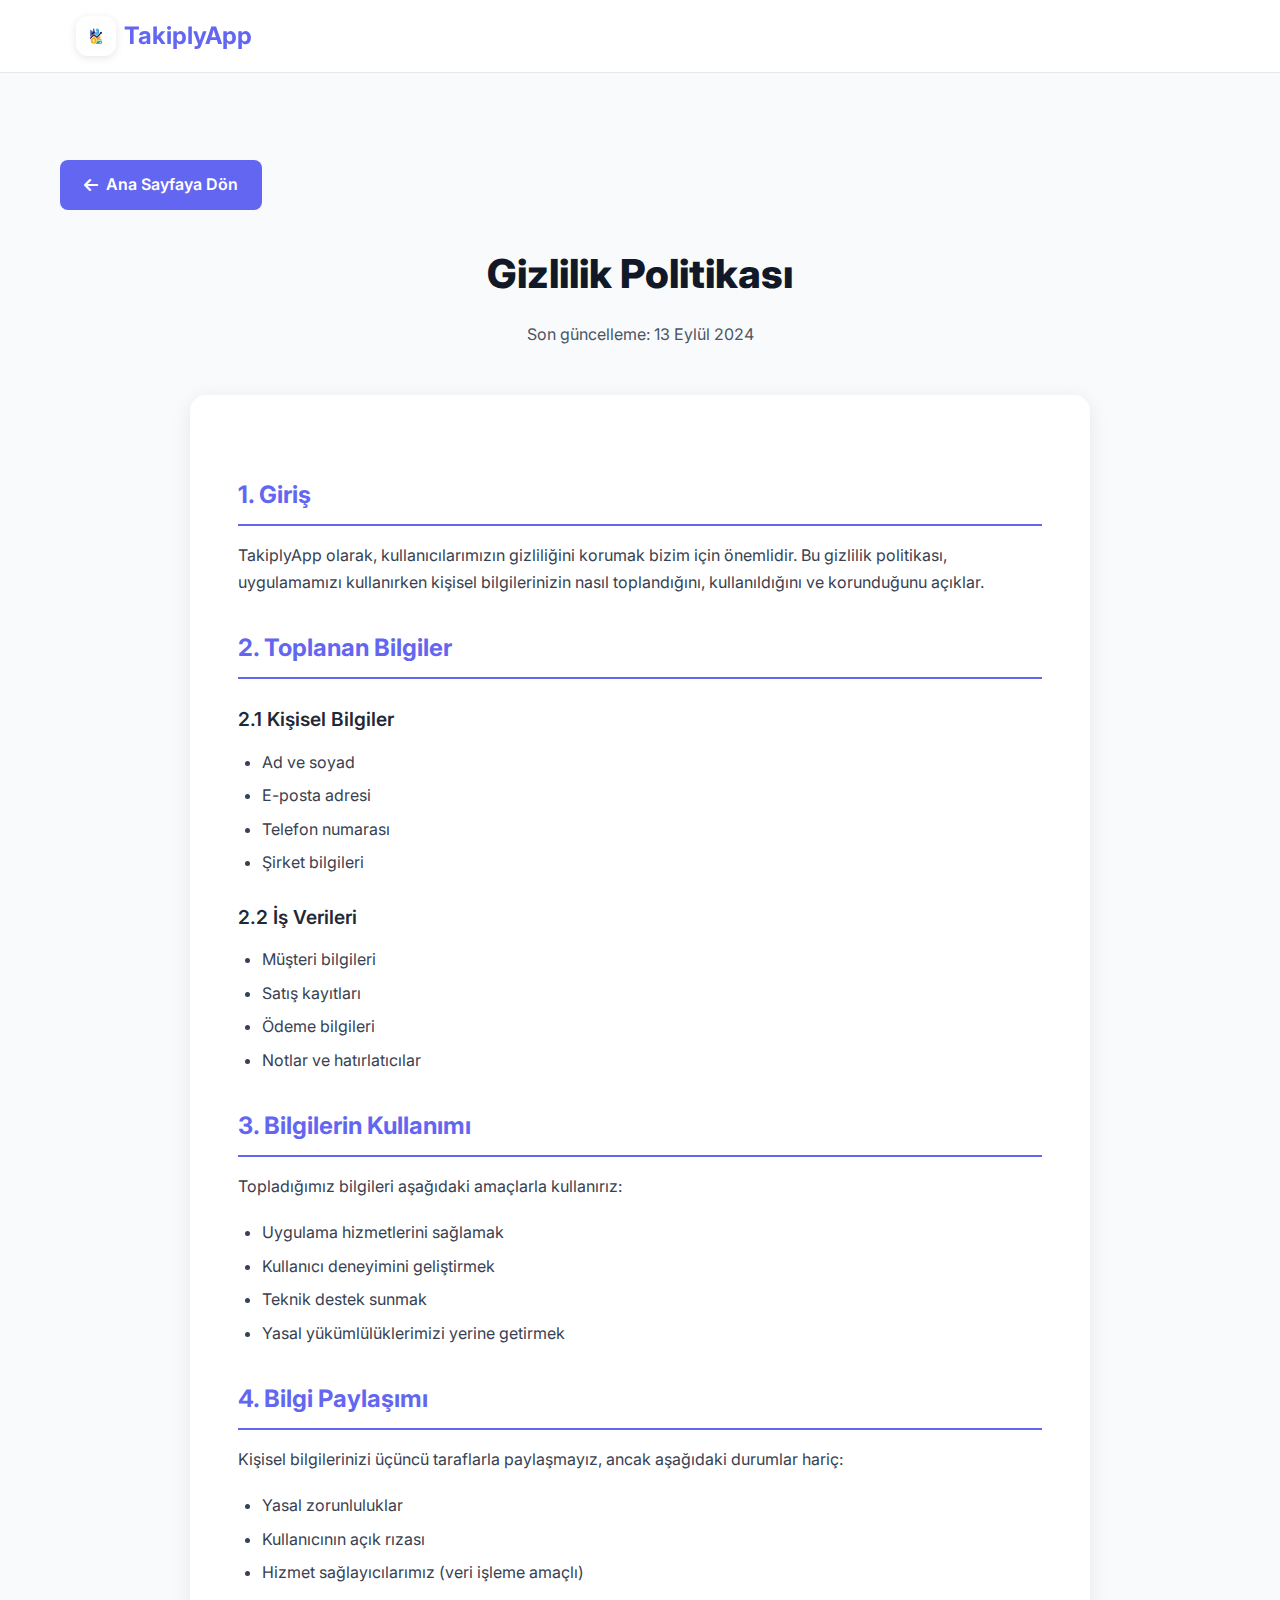
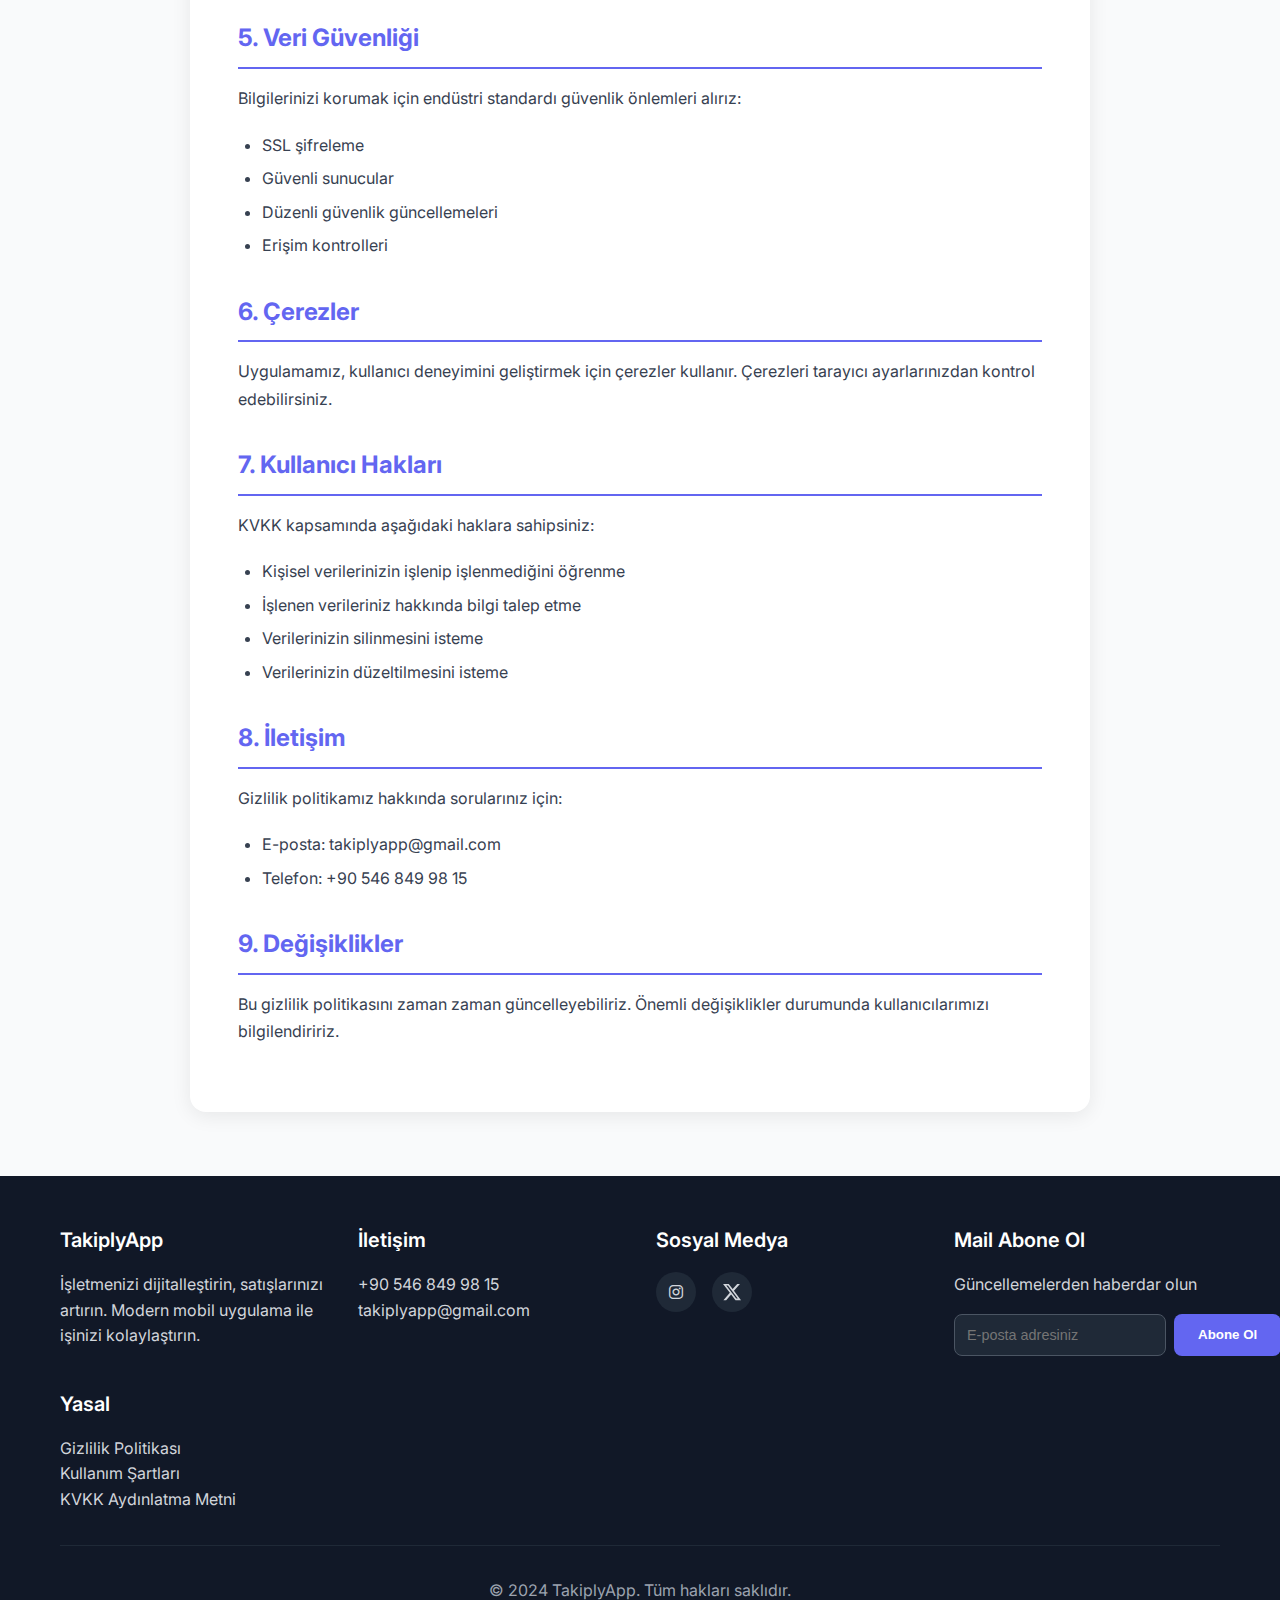
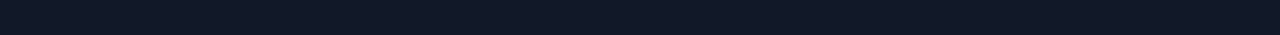
<file: privacy.html>
<!DOCTYPE html>
<html lang="tr">
<head>
    <meta charset="UTF-8">
    <meta name="viewport" content="width=device-width, initial-scale=1.0">
    <title>Gizlilik Politikası - TakiplyApp</title>
    <link href="https://fonts.googleapis.com/css2?family=Inter:wght@300;400;500;600;700;800&display=swap" rel="stylesheet">
    <link rel="stylesheet" href="https://cdnjs.cloudflare.com/ajax/libs/font-awesome/6.0.0/css/all.min.css">
    <style>
        :root {
            --primary: #6366f1;
            --secondary: #f59e0b;
            --accent: #10b981;
            --white: #ffffff;
            --gray-50: #f9fafb;
            --gray-100: #f3f4f6;
            --gray-200: #e5e7eb;
            --gray-300: #d1d5db;
            --gray-400: #9ca3af;
            --gray-500: #6b7280;
            --gray-600: #4b5563;
            --gray-700: #374151;
            --gray-800: #1f2937;
            --gray-900: #111827;
        }

        * {
            margin: 0;
            padding: 0;
            box-sizing: border-box;
        }

        body {
            font-family: 'Inter', sans-serif;
            line-height: 1.6;
            color: var(--gray-800);
            background: var(--gray-50);
        }

        .container {
            max-width: 1200px;
            margin: 0 auto;
            padding: 0 20px;
        }

        .header {
            position: fixed;
            top: 0;
            left: 0;
            right: 0;
            background: rgba(255, 255, 255, 0.95);
            backdrop-filter: blur(10px);
            border-bottom: 1px solid var(--gray-200);
            z-index: 1000;
        }

        .header-content {
            display: flex;
            justify-content: space-between;
            align-items: center;
            padding: 1rem;
        }

        .logo {
            display: flex;
            align-items: center;
            gap: 0.5rem;
            font-size: 1.5rem;
            font-weight: 700;
            color: var(--primary);
            text-decoration: none;
        }

        .logo-icon {
            width: 40px;
            height: 40px;
            background: var(--white);
            border-radius: 12px;
            display: flex;
            align-items: center;
            justify-content: center;
            font-size: 1.2rem;
            box-shadow: 0 2px 8px rgba(0, 0, 0, 0.1);
        }

        .logo-icon img {
            width: 32px;
            height: 32px;
            object-fit: contain;
        }

        .legal-content {
            padding: 8rem 0 4rem;
            background: var(--gray-50);
            min-height: 100vh;
        }

        .legal-header {
            text-align: center;
            margin-bottom: 3rem;
            padding: 0 2rem;
        }

        .legal-header h1 {
            font-size: 2.5rem;
            font-weight: 800;
            color: var(--gray-900);
            margin-bottom: 1rem;
        }

        .last-updated {
            color: var(--gray-600);
            font-size: 1rem;
        }

        .legal-text {
            max-width: 900px;
            margin: 0 auto;
            line-height: 1.7;
            background: var(--white);
            padding: 3rem;
            border-radius: 16px;
            box-shadow: 0 4px 20px rgba(0, 0, 0, 0.08);
        }

        .legal-text h2 {
            font-size: 1.5rem;
            font-weight: 700;
            color: var(--primary);
            margin: 2rem 0 1rem 0;
            padding-bottom: 0.5rem;
            border-bottom: 2px solid var(--primary);
        }

        .legal-text h3 {
            font-size: 1.2rem;
            font-weight: 600;
            color: var(--gray-800);
            margin: 1.5rem 0 0.8rem 0;
        }

        .legal-text p {
            color: var(--gray-700);
            margin-bottom: 1.2rem;
        }

        .legal-text ul {
            color: var(--gray-700);
            margin-bottom: 1.2rem;
            padding-left: 1.5rem;
        }

        .legal-text li {
            margin-bottom: 0.4rem;
        }

        .legal-text a {
            color: var(--primary);
            text-decoration: none;
            font-weight: 500;
        }

        .legal-text a:hover {
            text-decoration: underline;
        }

        .back-btn {
            display: inline-flex;
            align-items: center;
            gap: 0.5rem;
            background: var(--primary);
            color: var(--white);
            padding: 0.75rem 1.5rem;
            border-radius: 8px;
            text-decoration: none;
            font-weight: 600;
            transition: all 0.3s ease;
            margin-top: 2rem;
            margin-bottom: 2rem;
        }

        .back-btn:hover {
            background: var(--gray-800);
            transform: translateY(-2px);
        }

        .footer {
            background: var(--gray-900);
            color: var(--white);
            padding: 3rem 0 2rem;
        }

        .footer-content {
            display: grid;
            grid-template-columns: repeat(auto-fit, minmax(250px, 1fr));
            gap: 2rem;
            margin-bottom: 2rem;
        }

        .footer-section h4 {
            font-size: 1.25rem;
            font-weight: 600;
            margin-bottom: 1rem;
        }

        .footer-section p,
        .footer-section a {
            color: var(--gray-300);
            text-decoration: none;
            line-height: 1.6;
        }

        .footer-section a:hover {
            color: var(--white);
            text-decoration: underline;
        }

        .social-links {
            display: flex;
            gap: 1rem;
            margin-top: 1rem;
        }

        .social-link {
            width: 40px;
            height: 40px;
            background: var(--gray-800);
            border-radius: 50%;
            display: flex;
            align-items: center;
            justify-content: center;
            color: var(--white);
            text-decoration: none;
            transition: all 0.3s ease;
        }

        .social-link:hover {
            background: var(--primary);
            transform: translateY(-2px);
        }

        .newsletter-form {
            display: flex;
            gap: 0.5rem;
            margin-top: 1rem;
        }

        .newsletter-input {
            flex: 1;
            padding: 0.75rem;
            border: 1px solid var(--gray-600);
            border-radius: 8px;
            background: var(--gray-800);
            color: var(--white);
            font-size: 0.9rem;
        }

        .newsletter-btn {
            background: var(--primary);
            color: var(--white);
            border: none;
            padding: 0.75rem 1.5rem;
            border-radius: 8px;
            font-weight: 600;
            cursor: pointer;
            transition: all 0.3s ease;
            white-space: nowrap;
        }

        .newsletter-btn:hover {
            background: var(--secondary);
            transform: translateY(-2px);
        }

        .footer-bottom {
            border-top: 1px solid var(--gray-800);
            padding-top: 2rem;
            text-align: center;
            color: var(--gray-400);
        }

        @media (max-width: 768px) {
            .legal-content {
                padding: 4rem 0 2rem;
            }

            .legal-header h1 {
                font-size: 2rem;
            }

            .legal-text {
                padding: 2rem;
                margin: 0 1rem;
            }

            .legal-text h2 {
                font-size: 1.3rem;
            }

            .legal-text h3 {
                font-size: 1.1rem;
            }

            .back-btn {
                padding: 0.6rem 1.2rem;
                font-size: 0.9rem;
            }
        }
    </style>
</head>
<body>
    <!-- Header -->
    <header class="header">
        <div class="container">
            <div class="header-content">
                    <a href="index.html" class="logo">
                        <div class="logo-icon">
                            <img src="logo.png" alt="TakiplyApp Logo">
                        </div>
                        TakiplyApp
                    </a>
            </div>
        </div>
    </header>

    <!-- Privacy Policy Content -->
    <section class="legal-content">
        <div class="container">
            <a href="index.html" class="back-btn">
                <i class="fas fa-arrow-left"></i>
                Ana Sayfaya Dön
            </a>
            
            <div class="legal-header">
                <h1>Gizlilik Politikası</h1>
                <p class="last-updated">Son güncelleme: 13 Eylül 2024</p>
            </div>

            <div class="legal-text">
                <h2>1. Giriş</h2>
                <p>TakiplyApp olarak, kullanıcılarımızın gizliliğini korumak bizim için önemlidir. Bu gizlilik politikası, uygulamamızı kullanırken kişisel bilgilerinizin nasıl toplandığını, kullanıldığını ve korunduğunu açıklar.</p>

                <h2>2. Toplanan Bilgiler</h2>
                <h3>2.1 Kişisel Bilgiler</h3>
                <ul>
                    <li>Ad ve soyad</li>
                    <li>E-posta adresi</li>
                    <li>Telefon numarası</li>
                    <li>Şirket bilgileri</li>
                </ul>

                <h3>2.2 İş Verileri</h3>
                <ul>
                    <li>Müşteri bilgileri</li>
                    <li>Satış kayıtları</li>
                    <li>Ödeme bilgileri</li>
                    <li>Notlar ve hatırlatıcılar</li>
                </ul>

                <h2>3. Bilgilerin Kullanımı</h2>
                <p>Topladığımız bilgileri aşağıdaki amaçlarla kullanırız:</p>
                <ul>
                    <li>Uygulama hizmetlerini sağlamak</li>
                    <li>Kullanıcı deneyimini geliştirmek</li>
                    <li>Teknik destek sunmak</li>
                    <li>Yasal yükümlülüklerimizi yerine getirmek</li>
                </ul>

                <h2>4. Bilgi Paylaşımı</h2>
                <p>Kişisel bilgilerinizi üçüncü taraflarla paylaşmayız, ancak aşağıdaki durumlar hariç:</p>
                <ul>
                    <li>Yasal zorunluluklar</li>
                    <li>Kullanıcının açık rızası</li>
                    <li>Hizmet sağlayıcılarımız (veri işleme amaçlı)</li>
                </ul>

                <h2>5. Veri Güvenliği</h2>
                <p>Bilgilerinizi korumak için endüstri standardı güvenlik önlemleri alırız:</p>
                <ul>
                    <li>SSL şifreleme</li>
                    <li>Güvenli sunucular</li>
                    <li>Düzenli güvenlik güncellemeleri</li>
                    <li>Erişim kontrolleri</li>
                </ul>

                <h2>6. Çerezler</h2>
                <p>Uygulamamız, kullanıcı deneyimini geliştirmek için çerezler kullanır. Çerezleri tarayıcı ayarlarınızdan kontrol edebilirsiniz.</p>

                <h2>7. Kullanıcı Hakları</h2>
                <p>KVKK kapsamında aşağıdaki haklara sahipsiniz:</p>
                <ul>
                    <li>Kişisel verilerinizin işlenip işlenmediğini öğrenme</li>
                    <li>İşlenen verileriniz hakkında bilgi talep etme</li>
                    <li>Verilerinizin silinmesini isteme</li>
                    <li>Verilerinizin düzeltilmesini isteme</li>
                </ul>

                <h2>8. İletişim</h2>
                <p>Gizlilik politikamız hakkında sorularınız için:</p>
                <ul>
                    <li>E-posta: takiplyapp@gmail.com</li>
                    <li>Telefon: +90 546 849 98 15</li>
                </ul>

                <h2>9. Değişiklikler</h2>
                <p>Bu gizlilik politikasını zaman zaman güncelleyebiliriz. Önemli değişiklikler durumunda kullanıcılarımızı bilgilendiririz.</p>
            </div>
        </div>
    </section>

    <!-- Footer -->
    <footer class="footer">
        <div class="container">
            <div class="footer-content">
                <div class="footer-section">
                    <h4>TakiplyApp</h4>
                    <p>İşletmenizi dijitalleştirin, satışlarınızı artırın. Modern mobil uygulama ile işinizi kolaylaştırın.</p>
                </div>
                <div class="footer-section">
                    <h4>İletişim</h4>
                    <p>+90 546 849 98 15</p>
                    <p>takiplyapp@gmail.com</p>
                </div>
                <div class="footer-section">
                    <h4>Sosyal Medya</h4>
                    <div class="social-links">
                        <a href="https://instagram.com/takiplyapp" class="social-link">
                            <i class="fab fa-instagram"></i>
                        </a>
                        <a href="https://x.com/takiplyapp" class="social-link">
                            <svg width="20" height="20" viewBox="0 0 24 24" fill="currentColor">
                                <path d="M18.244 2.25h3.308l-7.227 8.26 8.502 11.24H16.17l-5.214-6.817L4.99 21.75H1.68l7.73-8.835L1.254 2.25H8.08l4.713 6.231zm-1.161 17.52h1.833L7.084 4.126H5.117z"/>
                            </svg>
                        </a>
                    </div>
                </div>
                <div class="footer-section">
                    <h4>Mail Abone Ol</h4>
                    <p>Güncellemelerden haberdar olun</p>
                    <div class="newsletter-form">
                        <input type="email" placeholder="E-posta adresiniz" class="newsletter-input">
                        <button class="newsletter-btn">Abone Ol</button>
                    </div>
                </div>
                <div class="footer-section">
                    <h4>Yasal</h4>
                    <p><a href="privacy.html">Gizlilik Politikası</a></p>
                    <p><a href="terms.html">Kullanım Şartları</a></p>
                    <p><a href="kvkk.html">KVKK Aydınlatma Metni</a></p>
                </div>
            </div>
            <div class="footer-bottom">
                <p>&copy; 2024 TakiplyApp. Tüm hakları saklıdır.</p>
            </div>
        </div>
    </footer>
</body>
</html>
</file>
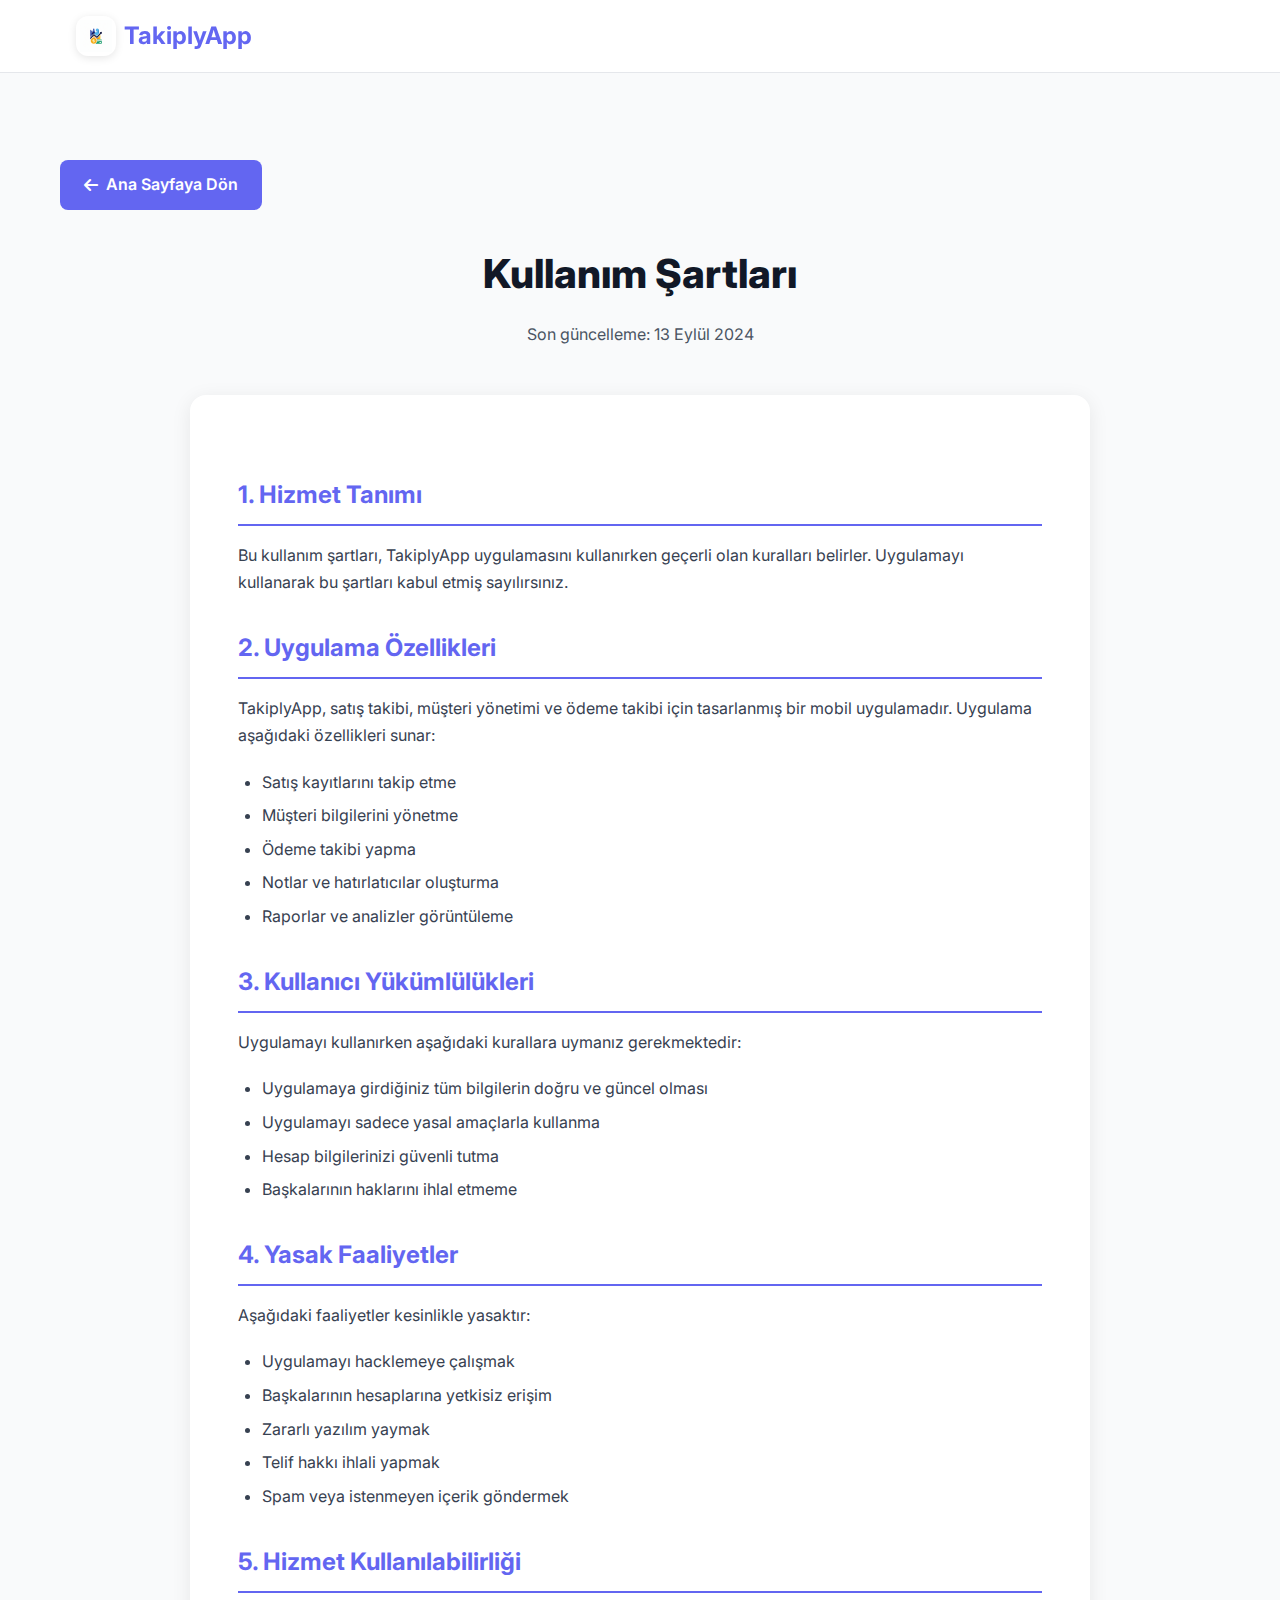
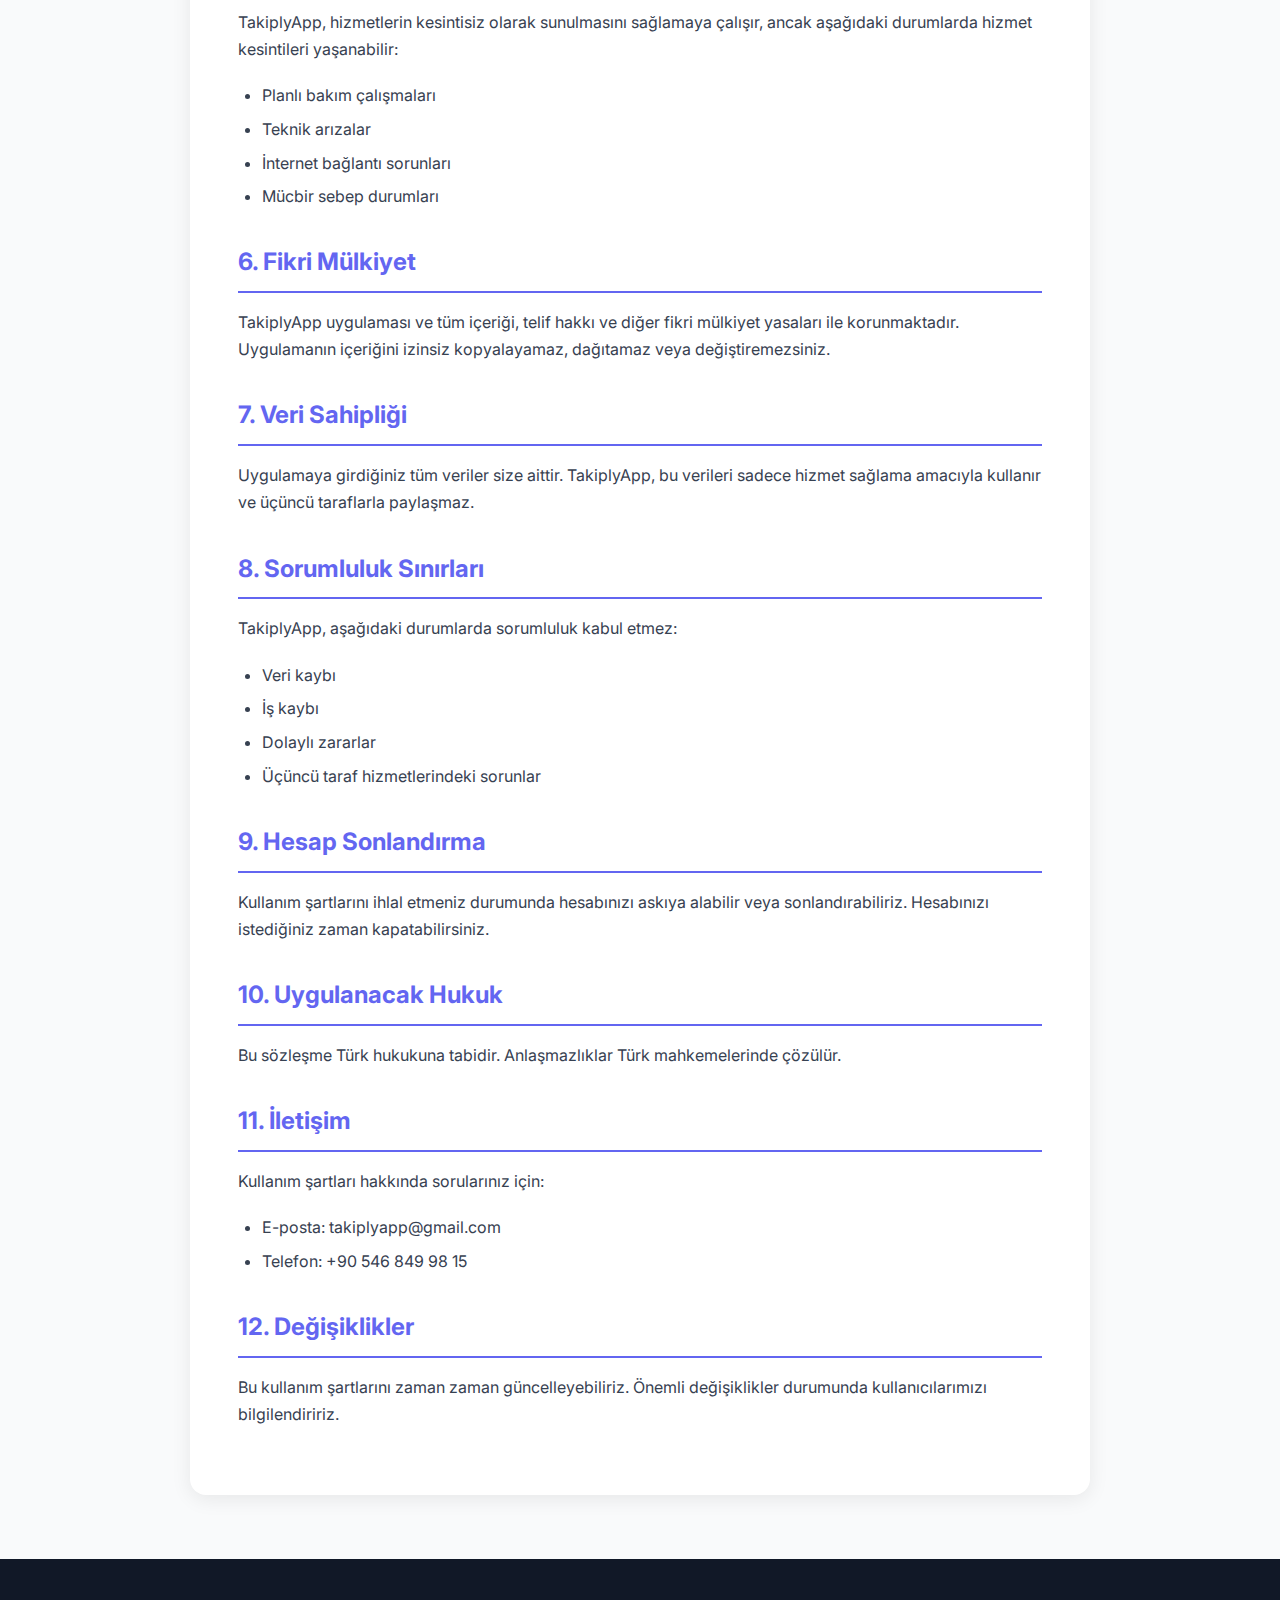
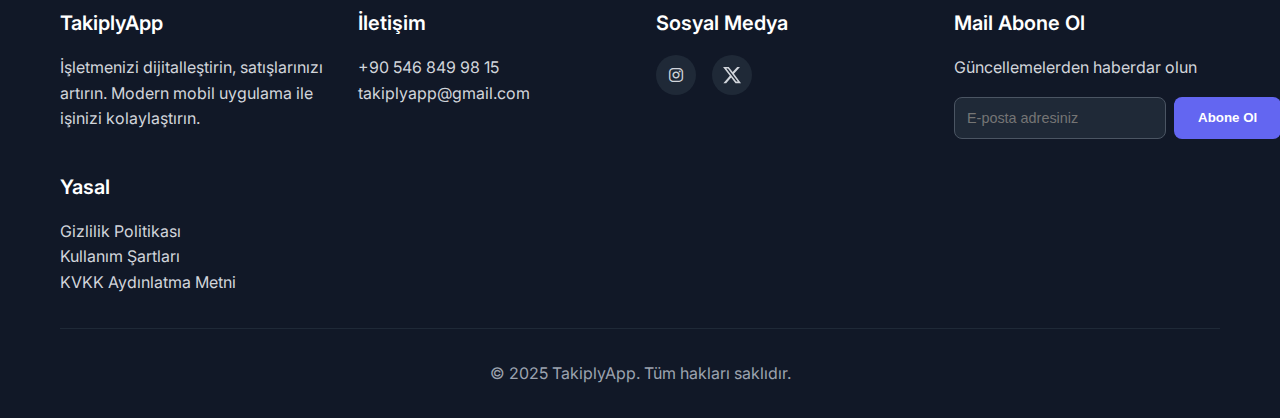
<file: terms.html>
<!DOCTYPE html>
<html lang="tr">
<head>
    <meta charset="UTF-8">
    <meta name="viewport" content="width=device-width, initial-scale=1.0">
    <title>Kullanım Şartları - TakiplyApp</title>
    <link href="https://fonts.googleapis.com/css2?family=Inter:wght@300;400;500;600;700;800&display=swap" rel="stylesheet">
    <link rel="stylesheet" href="https://cdnjs.cloudflare.com/ajax/libs/font-awesome/6.0.0/css/all.min.css">
    <style>
        :root {
            --primary: #6366f1;
            --secondary: #f59e0b;
            --accent: #10b981;
            --white: #ffffff;
            --gray-50: #f9fafb;
            --gray-100: #f3f4f6;
            --gray-200: #e5e7eb;
            --gray-300: #d1d5db;
            --gray-400: #9ca3af;
            --gray-500: #6b7280;
            --gray-600: #4b5563;
            --gray-700: #374151;
            --gray-800: #1f2937;
            --gray-900: #111827;
        }

        * {
            margin: 0;
            padding: 0;
            box-sizing: border-box;
        }

        body {
            font-family: 'Inter', sans-serif;
            line-height: 1.6;
            color: var(--gray-800);
            background: var(--gray-50);
        }

        .container {
            max-width: 1200px;
            margin: 0 auto;
            padding: 0 20px;
        }

        .header {
            position: fixed;
            top: 0;
            left: 0;
            right: 0;
            background: rgba(255, 255, 255, 0.95);
            backdrop-filter: blur(10px);
            border-bottom: 1px solid var(--gray-200);
            z-index: 1000;
        }

        .header-content {
            display: flex;
            justify-content: space-between;
            align-items: center;
            padding: 1rem;
        }

        .logo {
            display: flex;
            align-items: center;
            gap: 0.5rem;
            font-size: 1.5rem;
            font-weight: 700;
            color: var(--primary);
            text-decoration: none;
        }

        .logo-icon {
            width: 40px;
            height: 40px;
            background: var(--white);
            border-radius: 12px;
            display: flex;
            align-items: center;
            justify-content: center;
            font-size: 1.2rem;
            box-shadow: 0 2px 8px rgba(0, 0, 0, 0.1);
        }

        .logo-icon img {
            width: 32px;
            height: 32px;
            object-fit: contain;
        }

        .legal-content {
            padding: 8rem 0 4rem;
            background: var(--gray-50);
            min-height: 100vh;
        }

        .legal-header {
            text-align: center;
            margin-bottom: 3rem;
            padding: 0 2rem;
        }

        .legal-header h1 {
            font-size: 2.5rem;
            font-weight: 800;
            color: var(--gray-900);
            margin-bottom: 1rem;
        }

        .last-updated {
            color: var(--gray-600);
            font-size: 1rem;
        }

        .legal-text {
            max-width: 900px;
            margin: 0 auto;
            line-height: 1.7;
            background: var(--white);
            padding: 3rem;
            border-radius: 16px;
            box-shadow: 0 4px 20px rgba(0, 0, 0, 0.08);
        }

        .legal-text h2 {
            font-size: 1.5rem;
            font-weight: 700;
            color: var(--primary);
            margin: 2rem 0 1rem 0;
            padding-bottom: 0.5rem;
            border-bottom: 2px solid var(--primary);
        }

        .legal-text h3 {
            font-size: 1.2rem;
            font-weight: 600;
            color: var(--gray-800);
            margin: 1.5rem 0 0.8rem 0;
        }

        .legal-text p {
            color: var(--gray-700);
            margin-bottom: 1.2rem;
        }

        .legal-text ul {
            color: var(--gray-700);
            margin-bottom: 1.2rem;
            padding-left: 1.5rem;
        }

        .legal-text li {
            margin-bottom: 0.4rem;
        }

        .legal-text a {
            color: var(--primary);
            text-decoration: none;
            font-weight: 500;
        }

        .legal-text a:hover {
            text-decoration: underline;
        }

        .back-btn {
            display: inline-flex;
            align-items: center;
            gap: 0.5rem;
            background: var(--primary);
            color: var(--white);
            padding: 0.75rem 1.5rem;
            border-radius: 8px;
            text-decoration: none;
            font-weight: 600;
            transition: all 0.3s ease;
            margin-top: 2rem;
            margin-bottom: 2rem;
        }

        .back-btn:hover {
            background: var(--gray-800);
            transform: translateY(-2px);
        }

        .footer {
            background: var(--gray-900);
            color: var(--white);
            padding: 3rem 0 2rem;
        }

        .footer-content {
            display: grid;
            grid-template-columns: repeat(auto-fit, minmax(250px, 1fr));
            gap: 2rem;
            margin-bottom: 2rem;
        }

        .footer-section h4 {
            font-size: 1.25rem;
            font-weight: 600;
            margin-bottom: 1rem;
        }

        .footer-section p,
        .footer-section a {
            color: var(--gray-300);
            text-decoration: none;
            line-height: 1.6;
        }

        .footer-section a:hover {
            color: var(--white);
            text-decoration: underline;
        }

        .social-links {
            display: flex;
            gap: 1rem;
            margin-top: 1rem;
        }

        .social-link {
            width: 40px;
            height: 40px;
            background: var(--gray-800);
            border-radius: 50%;
            display: flex;
            align-items: center;
            justify-content: center;
            color: var(--white);
            text-decoration: none;
            transition: all 0.3s ease;
        }

        .social-link:hover {
            background: var(--primary);
            transform: translateY(-2px);
        }

        .newsletter-form {
            display: flex;
            gap: 0.5rem;
            margin-top: 1rem;
        }

        .newsletter-input {
            flex: 1;
            padding: 0.75rem;
            border: 1px solid var(--gray-600);
            border-radius: 8px;
            background: var(--gray-800);
            color: var(--white);
            font-size: 0.9rem;
        }

        .newsletter-btn {
            background: var(--primary);
            color: var(--white);
            border: none;
            padding: 0.75rem 1.5rem;
            border-radius: 8px;
            font-weight: 600;
            cursor: pointer;
            transition: all 0.3s ease;
            white-space: nowrap;
        }

        .newsletter-btn:hover {
            background: var(--secondary);
            transform: translateY(-2px);
        }

        .footer-bottom {
            border-top: 1px solid var(--gray-800);
            padding-top: 2rem;
            text-align: center;
            color: var(--gray-400);
        }

        @media (max-width: 768px) {
            .legal-content {
                padding: 4rem 0 2rem;
            }

            .legal-header h1 {
                font-size: 2rem;
            }

            .legal-text {
                padding: 2rem;
                margin: 0 1rem;
            }

            .legal-text h2 {
                font-size: 1.3rem;
            }

            .legal-text h3 {
                font-size: 1.1rem;
            }

            .back-btn {
                padding: 0.6rem 1.2rem;
                font-size: 0.9rem;
            }
        }
    </style>
</head>
<body>
    <!-- Header -->
    <header class="header">
        <div class="container">
            <div class="header-content">
                    <a href="index.html" class="logo">
                        <div class="logo-icon">
                            <img src="logo.png" alt="TakiplyApp Logo">
                        </div>
                        TakiplyApp
                    </a>
            </div>
        </div>
    </header>

    <!-- Terms of Use Content -->
    <section class="legal-content">
        <div class="container">
            <a href="index.html" class="back-btn">
                <i class="fas fa-arrow-left"></i>
                Ana Sayfaya Dön
            </a>
            
            <div class="legal-header">
                <h1>Kullanım Şartları</h1>
                <p class="last-updated">Son güncelleme: 13 Eylül 2024</p>
            </div>

            <div class="legal-text">
                <h2>1. Hizmet Tanımı</h2>
                <p>Bu kullanım şartları, TakiplyApp uygulamasını kullanırken geçerli olan kuralları belirler. Uygulamayı kullanarak bu şartları kabul etmiş sayılırsınız.</p>

                <h2>2. Uygulama Özellikleri</h2>
                <p>TakiplyApp, satış takibi, müşteri yönetimi ve ödeme takibi için tasarlanmış bir mobil uygulamadır. Uygulama aşağıdaki özellikleri sunar:</p>
                <ul>
                    <li>Satış kayıtlarını takip etme</li>
                    <li>Müşteri bilgilerini yönetme</li>
                    <li>Ödeme takibi yapma</li>
                    <li>Notlar ve hatırlatıcılar oluşturma</li>
                    <li>Raporlar ve analizler görüntüleme</li>
                </ul>

                <h2>3. Kullanıcı Yükümlülükleri</h2>
                <p>Uygulamayı kullanırken aşağıdaki kurallara uymanız gerekmektedir:</p>
                <ul>
                    <li>Uygulamaya girdiğiniz tüm bilgilerin doğru ve güncel olması</li>
                    <li>Uygulamayı sadece yasal amaçlarla kullanma</li>
                    <li>Hesap bilgilerinizi güvenli tutma</li>
                    <li>Başkalarının haklarını ihlal etmeme</li>
                </ul>

                <h2>4. Yasak Faaliyetler</h2>
                <p>Aşağıdaki faaliyetler kesinlikle yasaktır:</p>
                <ul>
                    <li>Uygulamayı hacklemeye çalışmak</li>
                    <li>Başkalarının hesaplarına yetkisiz erişim</li>
                    <li>Zararlı yazılım yaymak</li>
                    <li>Telif hakkı ihlali yapmak</li>
                    <li>Spam veya istenmeyen içerik göndermek</li>
                </ul>

                <h2>5. Hizmet Kullanılabilirliği</h2>
                <p>TakiplyApp, hizmetlerin kesintisiz olarak sunulmasını sağlamaya çalışır, ancak aşağıdaki durumlarda hizmet kesintileri yaşanabilir:</p>
                <ul>
                    <li>Planlı bakım çalışmaları</li>
                    <li>Teknik arızalar</li>
                    <li>İnternet bağlantı sorunları</li>
                    <li>Mücbir sebep durumları</li>
                </ul>

                <h2>6. Fikri Mülkiyet</h2>
                <p>TakiplyApp uygulaması ve tüm içeriği, telif hakkı ve diğer fikri mülkiyet yasaları ile korunmaktadır. Uygulamanın içeriğini izinsiz kopyalayamaz, dağıtamaz veya değiştiremezsiniz.</p>

                <h2>7. Veri Sahipliği</h2>
                <p>Uygulamaya girdiğiniz tüm veriler size aittir. TakiplyApp, bu verileri sadece hizmet sağlama amacıyla kullanır ve üçüncü taraflarla paylaşmaz.</p>

                <h2>8. Sorumluluk Sınırları</h2>
                <p>TakiplyApp, aşağıdaki durumlarda sorumluluk kabul etmez:</p>
                <ul>
                    <li>Veri kaybı</li>
                    <li>İş kaybı</li>
                    <li>Dolaylı zararlar</li>
                    <li>Üçüncü taraf hizmetlerindeki sorunlar</li>
                </ul>

                <h2>9. Hesap Sonlandırma</h2>
                <p>Kullanım şartlarını ihlal etmeniz durumunda hesabınızı askıya alabilir veya sonlandırabiliriz. Hesabınızı istediğiniz zaman kapatabilirsiniz.</p>

                <h2>10. Uygulanacak Hukuk</h2>
                <p>Bu sözleşme Türk hukukuna tabidir. Anlaşmazlıklar Türk mahkemelerinde çözülür.</p>

                <h2>11. İletişim</h2>
                <p>Kullanım şartları hakkında sorularınız için:</p>
                <ul>
                    <li>E-posta: takiplyapp@gmail.com</li>
                    <li>Telefon: +90 546 849 98 15</li>
                </ul>

                <h2>12. Değişiklikler</h2>
                <p>Bu kullanım şartlarını zaman zaman güncelleyebiliriz. Önemli değişiklikler durumunda kullanıcılarımızı bilgilendiririz.</p>
            </div>
        </div>
    </section>

    <!-- Footer -->
    <footer class="footer">
        <div class="container">
            <div class="footer-content">
                <div class="footer-section">
                    <h4>TakiplyApp</h4>
                    <p>İşletmenizi dijitalleştirin, satışlarınızı artırın. Modern mobil uygulama ile işinizi kolaylaştırın.</p>
                </div>
                <div class="footer-section">
                    <h4>İletişim</h4>
                    <p>+90 546 849 98 15</p>
                    <p>takiplyapp@gmail.com</p>
                </div>
                <div class="footer-section">
                    <h4>Sosyal Medya</h4>
                    <div class="social-links">
                        <a href="https://instagram.com/takiplyapp" class="social-link">
                            <i class="fab fa-instagram"></i>
                        </a>
                        <a href="https://x.com/takiplyapp" class="social-link">
                            <svg width="20" height="20" viewBox="0 0 24 24" fill="currentColor">
                                <path d="M18.244 2.25h3.308l-7.227 8.26 8.502 11.24H16.17l-5.214-6.817L4.99 21.75H1.68l7.73-8.835L1.254 2.25H8.08l4.713 6.231zm-1.161 17.52h1.833L7.084 4.126H5.117z"/>
                            </svg>
                        </a>
                    </div>
                </div>
                <div class="footer-section">
                    <h4>Mail Abone Ol</h4>
                    <p>Güncellemelerden haberdar olun</p>
                    <div class="newsletter-form">
                        <input type="email" placeholder="E-posta adresiniz" class="newsletter-input">
                        <button class="newsletter-btn">Abone Ol</button>
                    </div>
                </div>
                <div class="footer-section">
                    <h4>Yasal</h4>
                    <p><a href="privacy.html">Gizlilik Politikası</a></p>
                    <p><a href="terms.html">Kullanım Şartları</a></p>
                    <p><a href="kvkk.html">KVKK Aydınlatma Metni</a></p>
                </div>
            </div>
            <div class="footer-bottom">
                <p>&copy; 2025 TakiplyApp. Tüm hakları saklıdır.</p>
            </div>
        </div>
    </footer>
</body>
</html>
</file>
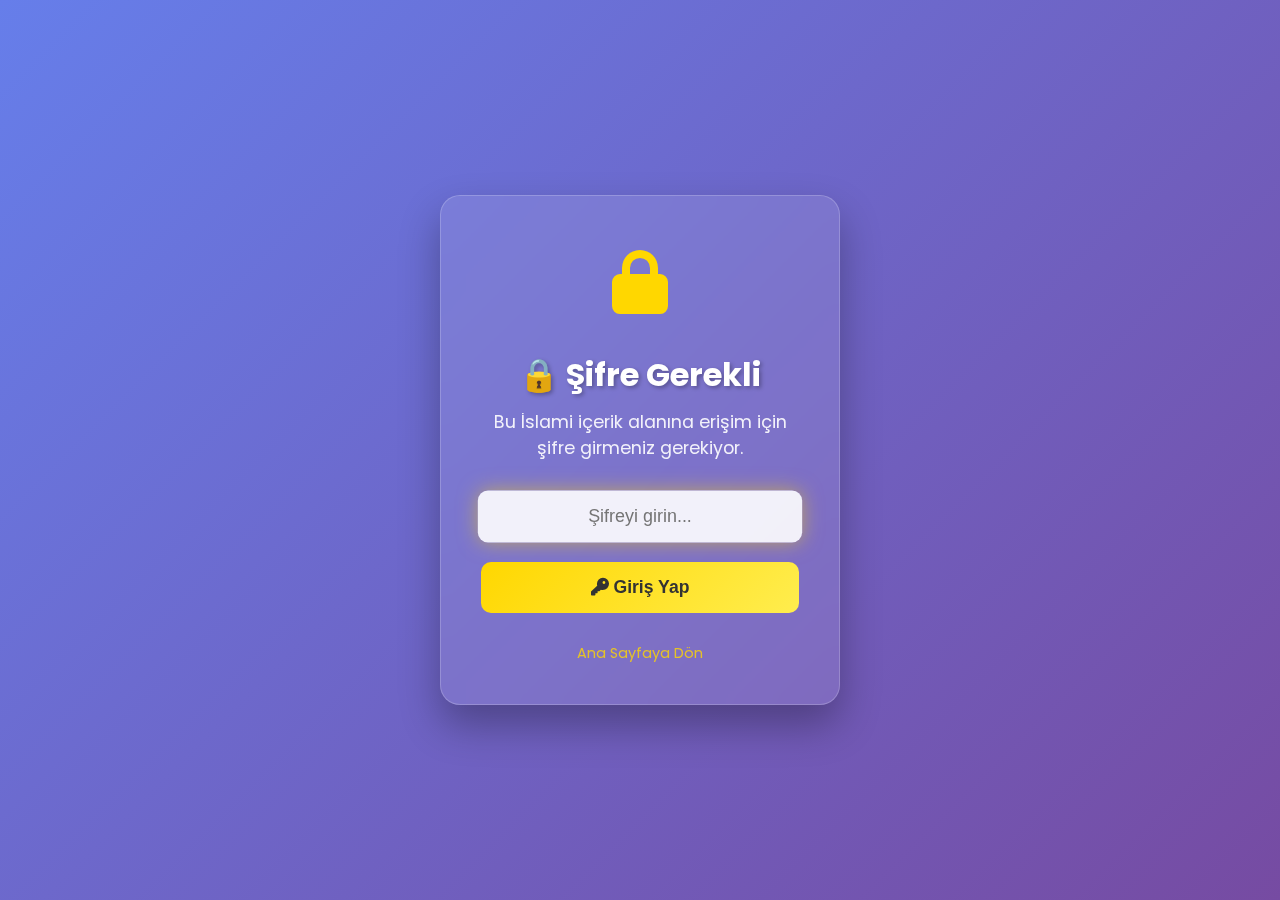
<file: allah/password.html>
<!DOCTYPE html>
<html lang="tr">
<head>
    <meta charset="UTF-8">
    <meta name="viewport" content="width=device-width, initial-scale=1.0">
    <title>🔒 Şifre Gerekli - İslami İçerik</title>
    <link href="https://fonts.googleapis.com/css2?family=Poppins:wght@300;400;500;600;700&display=swap" rel="stylesheet">
    <link rel="stylesheet" href="https://cdnjs.cloudflare.com/ajax/libs/font-awesome/6.4.0/css/all.min.css">
    <style>
        * {
            margin: 0;
            padding: 0;
            box-sizing: border-box;
        }

        body {
            font-family: 'Poppins', sans-serif;
            background: linear-gradient(135deg, #667eea 0%, #764ba2 100%);
            min-height: 100vh;
            display: flex;
            align-items: center;
            justify-content: center;
            color: white;
        }

        .password-container {
            background: rgba(255, 255, 255, 0.1);
            backdrop-filter: blur(10px);
            border-radius: 20px;
            padding: 40px;
            border: 1px solid rgba(255, 255, 255, 0.2);
            box-shadow: 0 20px 40px rgba(0, 0, 0, 0.3);
            text-align: center;
            max-width: 400px;
            width: 90%;
        }

        .lock-icon {
            font-size: 4rem;
            color: #ffd700;
            margin-bottom: 20px;
            animation: pulse 2s infinite;
        }

        @keyframes pulse {
            0% { transform: scale(1); }
            50% { transform: scale(1.1); }
            100% { transform: scale(1); }
        }

        h1 {
            font-size: 2rem;
            margin-bottom: 10px;
            text-shadow: 2px 2px 4px rgba(0,0,0,0.3);
        }

        .subtitle {
            font-size: 1.1rem;
            opacity: 0.9;
            margin-bottom: 30px;
            line-height: 1.5;
        }

        .password-form {
            margin-bottom: 20px;
        }

        .password-input {
            width: 100%;
            padding: 15px 20px;
            border: none;
            border-radius: 10px;
            font-size: 1.1rem;
            text-align: center;
            background: rgba(255, 255, 255, 0.9);
            color: #333;
            margin-bottom: 20px;
            transition: all 0.3s ease;
        }

        .password-input:focus {
            outline: none;
            transform: scale(1.02);
            box-shadow: 0 0 20px rgba(255, 215, 0, 0.5);
        }

        .submit-btn {
            background: linear-gradient(135deg, #ffd700 0%, #ffed4e 100%);
            color: #333;
            border: none;
            padding: 15px 30px;
            border-radius: 10px;
            font-size: 1.1rem;
            font-weight: 600;
            cursor: pointer;
            transition: all 0.3s ease;
            width: 100%;
        }

        .submit-btn:hover {
            transform: translateY(-2px);
            box-shadow: 0 10px 20px rgba(255, 215, 0, 0.4);
        }

        .error-message {
            background: rgba(239, 68, 68, 0.2);
            border: 1px solid rgba(239, 68, 68, 0.5);
            color: #fca5a5;
            padding: 10px;
            border-radius: 8px;
            margin-top: 15px;
            display: none;
        }

        .success-message {
            background: rgba(34, 197, 94, 0.2);
            border: 1px solid rgba(34, 197, 94, 0.5);
            color: #86efac;
            padding: 10px;
            border-radius: 8px;
            margin-top: 15px;
            display: none;
        }

        .footer {
            margin-top: 30px;
            font-size: 0.9rem;
            opacity: 0.8;
        }

        .footer a {
            color: #ffd700;
            text-decoration: none;
        }

        .footer a:hover {
            text-decoration: underline;
        }

        @media (max-width: 480px) {
            .password-container {
                padding: 30px 20px;
            }
            
            h1 {
                font-size: 1.5rem;
            }
            
            .lock-icon {
                font-size: 3rem;
            }
        }
    </style>
</head>
<body>
    <div class="password-container">
        <div class="lock-icon">
            <i class="fas fa-lock"></i>
        </div>
        
        <h1>🔒 Şifre Gerekli</h1>
        <p class="subtitle">Bu İslami içerik alanına erişim için şifre girmeniz gerekiyor.</p>
        
        <form class="password-form" id="passwordForm">
            <input 
                type="password" 
                class="password-input" 
                id="passwordInput" 
                placeholder="Şifreyi girin..."
                autocomplete="off"
                required
            >
            <button type="submit" class="submit-btn">
                <i class="fas fa-key"></i> Giriş Yap
            </button>
        </form>
        
        <div class="error-message" id="errorMessage">
            <i class="fas fa-exclamation-triangle"></i> Hatalı şifre! Lütfen tekrar deneyin.
        </div>
        
        <div class="success-message" id="successMessage">
            <i class="fas fa-check-circle"></i> Şifre doğru! Yönlendiriliyorsunuz...
        </div>
        
        <div class="footer">
            <p><a href="../index.html">Ana Sayfaya Dön</a></p>
        </div>
    </div>

    <script>
        const PASSWORD = '8296';
        const passwordForm = document.getElementById('passwordForm');
        const passwordInput = document.getElementById('passwordInput');
        const errorMessage = document.getElementById('errorMessage');
        const successMessage = document.getElementById('successMessage');

        // Sayfa yüklendiğinde input'a odaklan
        window.addEventListener('load', () => {
            passwordInput.focus();
        });

        // Form gönderimi
        passwordForm.addEventListener('submit', function(e) {
            e.preventDefault();
            
            const enteredPassword = passwordInput.value.trim();
            
            // Hata mesajlarını gizle
            errorMessage.style.display = 'none';
            successMessage.style.display = 'none';
            
            if (enteredPassword === PASSWORD) {
                // Şifre doğru
                successMessage.style.display = 'block';
                passwordInput.value = '';
                
                // 1 saniye sonra ana sayfaya yönlendir
                setTimeout(() => {
                    // Session storage'a şifre doğrulandı bilgisini kaydet
                    sessionStorage.setItem('passwordVerified', 'true');
                    sessionStorage.setItem('passwordTime', Date.now().toString());
                    
                    // Ana sayfaya yönlendir
                    window.location.href = 'index.html';
                }, 1000);
            } else {
                // Şifre yanlış
                errorMessage.style.display = 'block';
                passwordInput.value = '';
                passwordInput.focus();
                
                // Input'u sallama efekti
                passwordInput.style.animation = 'shake 0.5s ease-in-out';
                setTimeout(() => {
                    passwordInput.style.animation = '';
                }, 500);
            }
        });

        // Enter tuşu ile gönderim
        passwordInput.addEventListener('keypress', function(e) {
            if (e.key === 'Enter') {
                passwordForm.dispatchEvent(new Event('submit'));
            }
        });

        // Sallama animasyonu
        const style = document.createElement('style');
        style.textContent = `
            @keyframes shake {
                0%, 100% { transform: translateX(0); }
                25% { transform: translateX(-5px); }
                75% { transform: translateX(5px); }
            }
        `;
        document.head.appendChild(style);
    </script>
</body>
</html>
</file>
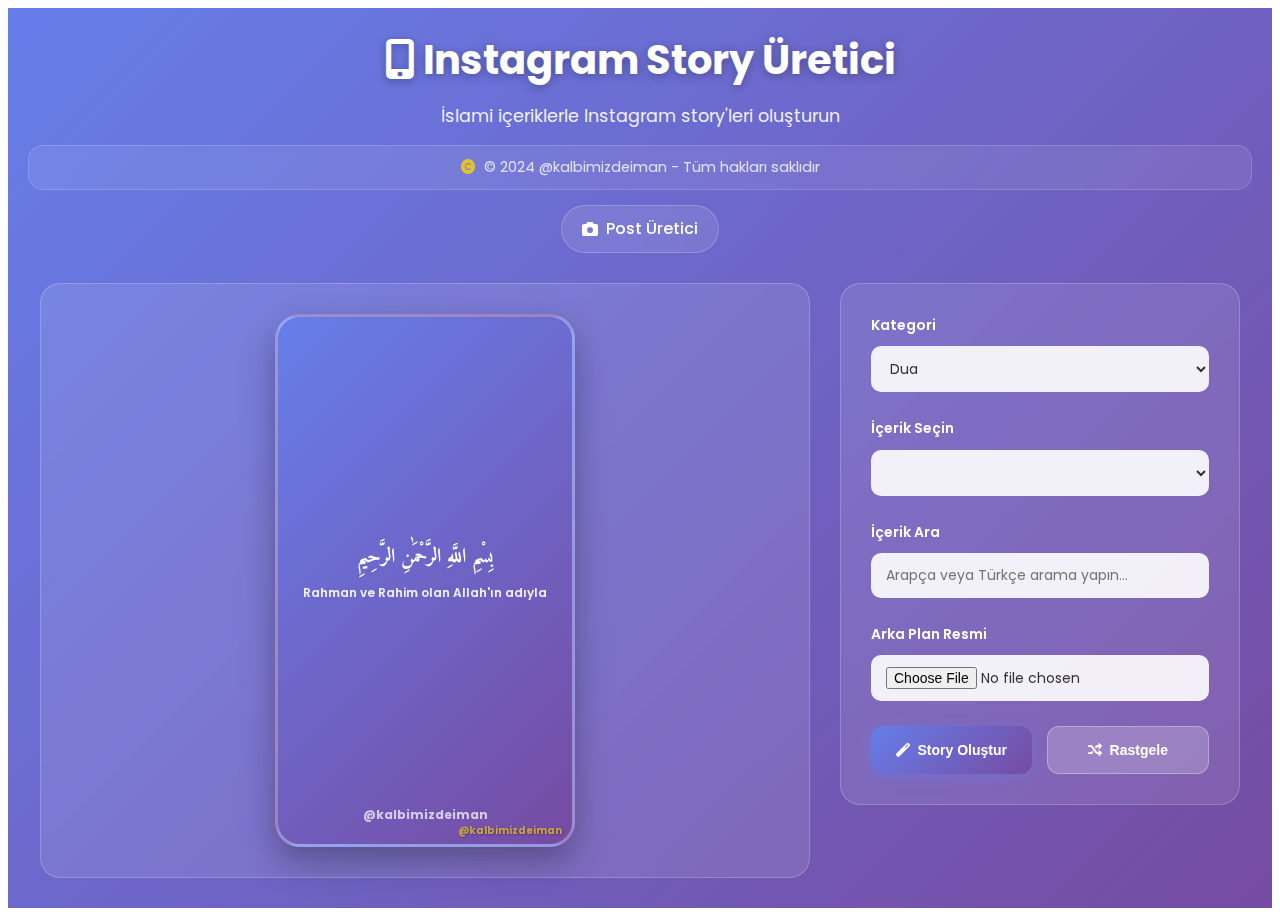
<file: allah/story.html>
<!DOCTYPE html>
<html lang="tr">
<head>
    <meta charset="UTF-8">
    <meta name="viewport" content="width=device-width, initial-scale=1.0">
    <title>Instagram Story Üretici - İslami İçerik</title>
    <link rel="stylesheet" href="style.css">
    <link rel="stylesheet" href="https://cdnjs.cloudflare.com/ajax/libs/font-awesome/6.0.0/css/all.min.css">
    <link href="https://fonts.googleapis.com/css2?family=Poppins:wght@300;400;500;600;700&family=Amiri:wght@400;700&display=swap" rel="stylesheet">
    <style>
        /* Story sayfası özel stilleri */
        .story-page {
            background: linear-gradient(135deg, #667eea 0%, #764ba2 100%);
            min-height: 100vh;
            padding: 20px;
        }
        
        .story-header {
            text-align: center;
            color: white;
            margin-bottom: 30px;
        }
        
        .story-header h1 {
            font-size: 2.5rem;
            margin-bottom: 10px;
            text-shadow: 0 2px 10px rgba(0,0,0,0.3);
        }
        
        .story-header p {
            font-size: 1.1rem;
            opacity: 0.9;
        }
        
        .copyright-notice {
            margin: 15px 0;
            padding: 10px 20px;
            background: rgba(255, 255, 255, 0.1);
            border-radius: 15px;
            border: 1px solid rgba(255, 255, 255, 0.2);
            backdrop-filter: blur(10px);
            font-size: 0.9rem;
            opacity: 0.8;
            display: flex;
            align-items: center;
            justify-content: center;
            gap: 8px;
        }

        .copyright-notice i {
            color: #ffd700;
        }
        
        .story-container {
            max-width: 1200px;
            margin: 0 auto;
            display: grid;
            grid-template-columns: 1fr 400px;
            gap: 30px;
            align-items: start;
        }
        
        .story-preview-section {
            background: rgba(255, 255, 255, 0.1);
            backdrop-filter: blur(10px);
            border-radius: 20px;
            padding: 30px;
            border: 1px solid rgba(255, 255, 255, 0.2);
        }
        
        .story-preview {
            width: 300px;
            height: 533px; /* 9:16 oran */
            background: linear-gradient(135deg, #667eea 0%, #764ba2 100%);
            border-radius: 25px;
            position: relative;
            overflow: hidden;
            box-shadow: 0 15px 35px rgba(0, 0, 0, 0.3);
            border: 3px solid rgba(255, 255, 255, 0.3);
            margin: 0 auto;
        }
        
        .story-content {
            padding: 20px;
            height: 100%;
            display: flex;
            flex-direction: column;
            justify-content: center;
            color: white;
            text-align: center;
        }
        
        .story-category {
            font-size: 16px;
            font-weight: bold;
            margin-bottom: 15px;
            opacity: 0.9;
        }
        
        .story-arabic {
            font-size: 20px;
            font-weight: bold;
            margin-bottom: 15px;
            line-height: 1.3;
            font-family: 'Amiri', serif;
        }
        
        .story-turkish {
            font-size: 12px;
            font-weight: 600;
            margin-bottom: 15px;
            line-height: 1.2;
            opacity: 0.9;
        }
        
        .story-hashtags {
            font-size: 10px;
            opacity: 0.8;
            margin-bottom: 10px;
            line-height: 1.1;
        }
        
        .story-username {
            font-size: 12px;
            font-weight: bold;
            opacity: 0.7;
            position: absolute;
            bottom: 20px;
            left: 50%;
            transform: translateX(-50%);
        }
        
        .story-watermark {
            font-size: 10px;
            font-weight: bold;
            opacity: 0.6;
            position: absolute;
            bottom: 5px;
            right: 10px;
            color: #ffd700;
            text-shadow: 1px 1px 2px rgba(0,0,0,0.5);
        }
        
        
        .story-controls {
            background: rgba(255, 255, 255, 0.1);
            backdrop-filter: blur(10px);
            border-radius: 20px;
            padding: 30px;
            border: 1px solid rgba(255, 255, 255, 0.2);
        }
        
        .control-group {
            margin-bottom: 25px;
        }
        
        .control-group label {
            display: block;
            color: white;
            font-weight: 600;
            margin-bottom: 10px;
            font-size: 14px;
        }
        
        .control-group select,
        .control-group input,
        .control-group textarea {
            width: 100%;
            padding: 12px 15px;
            border: none;
            border-radius: 10px;
            background: rgba(255, 255, 255, 0.9);
            font-size: 14px;
            color: #333;
            font-family: inherit;
            resize: vertical;
        }
        
        .control-group textarea {
            min-height: 80px;
        }
        
        .story-actions {
            display: flex;
            gap: 15px;
            flex-wrap: wrap;
        }
        
        .btn-story {
            flex: 1;
            padding: 15px 20px;
            border: none;
            border-radius: 12px;
            font-weight: 600;
            cursor: pointer;
            transition: all 0.3s ease;
            display: flex;
            align-items: center;
            justify-content: center;
            gap: 8px;
            font-size: 14px;
        }
        
        .btn-primary {
            background: linear-gradient(135deg, #667eea 0%, #764ba2 100%);
            color: white;
            box-shadow: 0 4px 15px rgba(102, 126, 234, 0.4);
        }
        
        .btn-primary:hover {
            transform: translateY(-2px);
            box-shadow: 0 6px 20px rgba(102, 126, 234, 0.6);
        }
        
        .btn-secondary {
            background: rgba(255, 255, 255, 0.2);
            color: white;
            border: 1px solid rgba(255, 255, 255, 0.3);
        }
        
        .btn-secondary:hover {
            background: rgba(255, 255, 255, 0.3);
            transform: translateY(-2px);
        }
        
        @media (max-width: 768px) {
            .story-container {
                grid-template-columns: 1fr;
                gap: 20px;
            }
            
            .story-preview {
                width: 250px;
                height: 444px;
            }
            
            .story-header h1 {
                font-size: 2rem;
            }
        }
    </style>
</head>
<body>
    <div class="islamic-app">
        <div class="story-page">
        <div class="story-header">
            <h1><i class="fas fa-mobile-alt"></i> Instagram Story Üretici</h1>
            <p>İslami içeriklerle Instagram story'leri oluşturun</p>
            <div class="copyright-notice">
                <i class="fas fa-copyright"></i>
                <span>© 2024 @kalbimizdeiman - Tüm hakları saklıdır</span>
            </div>
            <div class="header-links">
                <a href="index.html" class="story-link">
                    <i class="fas fa-camera"></i> Post Üretici
                </a>
            </div>
        </div>
        
        <div class="story-container">
            <div class="story-preview-section">
                <div class="story-preview">
                    <div class="story-content">
                        <div class="story-arabic" id="previewArabic">بِسْمِ اللَّهِ الرَّحْمَٰنِ الرَّحِيمِ</div>
                        <div class="story-turkish" id="previewTurkish">Rahman ve Rahim olan Allah'ın adıyla</div>
                        <div class="story-username">@kalbimizdeiman</div>
                        <div class="story-watermark">@kalbimizdeiman</div>
                    </div>
                </div>
            </div>
            
            <div class="story-controls">
                <div class="control-group">
                    <label for="categorySelect">Kategori</label>
                    <select id="categorySelect">
                        <option value="dua">Dua</option>
                        <option value="hadis">Hadis</option>
                        <option value="ayet">Ayet</option>
                        <option value="zikir">Zikir</option>
                    </select>
                </div>
                
                <div class="control-group">
                    <label for="contentSelect">İçerik Seçin</label>
                    <select id="contentSelect">
                        <!-- İçerikler JavaScript ile doldurulacak -->
                    </select>
                </div>
                
                <div class="control-group">
                    <label for="contentSearch">İçerik Ara</label>
                    <input type="text" id="contentSearch" placeholder="Arapça veya Türkçe arama yapın...">
                </div>
                
                <div class="control-group">
                    <label for="backgroundUpload">Arka Plan Resmi</label>
                    <input type="file" id="backgroundUpload" accept="image/*">
                    <button id="removeBackground" class="btn-story btn-secondary" style="margin-top: 10px; display: none;">
                        <i class="fas fa-times"></i> Arka Planı Kaldır
                    </button>
                </div>
                
                
                <div class="story-actions">
                    <button class="btn-story btn-primary" id="generateStory">
                        <i class="fas fa-magic"></i>
                        Story Oluştur
                    </button>
                    <button class="btn-story btn-secondary" id="randomStory">
                        <i class="fas fa-random"></i>
                        Rastgele
                    </button>
                </div>
            </div>
        </div>
        </div>
    </div>
    
    <script src="story-script.js"></script>
</body>
</html>
</file>
<file: css/style.css>
/* 2124 Futuristic Design System */
:root {
    --primary-color: #0f0f23;
    --secondary-color: #1a1a2e;
    --accent-color: #16213e;
    --neon-blue: #00d4ff;
    --neon-purple: #8b5cf6;
    --neon-green: #10b981;
    --text-primary: #e2e8f0;
    --text-secondary: #94a3b8;
    --text-muted: #64748b;
    --bg-primary: #0a0a0f;
    --bg-secondary: #111827;
    --bg-card: rgba(15, 15, 35, 0.8);
    --border-color: rgba(139, 92, 246, 0.2);
    --glass-bg: rgba(15, 15, 35, 0.1);
    --glass-border: rgba(255, 255, 255, 0.1);
    --shadow-neon: 0 0 20px rgba(0, 212, 255, 0.3);
    --shadow-purple: 0 0 30px rgba(139, 92, 246, 0.2);
    --gradient-primary: linear-gradient(135deg, #0f0f23 0%, #1a1a2e 50%, #16213e 100%);
    --gradient-neon: linear-gradient(135deg, #00d4ff 0%, #8b5cf6 100%);
    --gradient-card: linear-gradient(145deg, rgba(15, 15, 35, 0.9) 0%, rgba(26, 26, 46, 0.8) 100%);
}

/* Reset and Base Styles */
* {
    margin: 0;
    padding: 0;
    box-sizing: border-box;
}

html {
    scroll-behavior: smooth;
}

body {
    font-family: 'Inter', -apple-system, BlinkMacSystemFont, 'Segoe UI', Roboto, sans-serif;
    line-height: 1.6;
    color: var(--text-primary);
    background: var(--bg-primary);
    overflow-x: hidden;
    position: relative;
}

body::before {
    content: '';
    position: fixed;
    top: 0;
    left: 0;
    width: 100%;
    height: 100%;
    background: 
        radial-gradient(circle at 20% 80%, rgba(0, 212, 255, 0.1) 0%, transparent 50%),
        radial-gradient(circle at 80% 20%, rgba(139, 92, 246, 0.1) 0%, transparent 50%),
        radial-gradient(circle at 40% 40%, rgba(16, 33, 62, 0.2) 0%, transparent 50%);
    pointer-events: none;
    z-index: -1;
}

.container {
    max-width: 1200px;
    margin: 0 auto;
    padding: 0 20px;
}

/* Navigation */
.navbar {
    position: fixed;
    top: 0;
    width: 100%;
    background: var(--glass-bg);
    backdrop-filter: blur(20px);
    border-bottom: 1px solid var(--glass-border);
    z-index: 1000;
    transition: all 0.3s ease;
}

.navbar.scrolled {
    background: var(--bg-card);
    box-shadow: var(--shadow-neon);
    border-bottom: 1px solid var(--neon-blue);
}

.nav-container {
    max-width: 1200px;
    margin: 0 auto;
    padding: 0 20px;
    display: flex;
    justify-content: space-between;
    align-items: center;
    height: 70px;
}

.nav-logo {
    display: flex;
    align-items: center;
    gap: 10px;
    font-size: 1.5rem;
    font-weight: 700;
    color: var(--text-primary);
    position: relative;
}

.nav-logo i {
    font-size: 1.8rem;
    background: var(--gradient-neon);
    -webkit-background-clip: text;
    -webkit-text-fill-color: transparent;
    background-clip: text;
    filter: drop-shadow(0 0 10px rgba(0, 212, 255, 0.5));
}

.nav-menu {
    display: flex;
    gap: 30px;
    align-items: center;
}

.nav-link {
    text-decoration: none;
    color: var(--text-secondary);
    font-weight: 500;
    transition: all 0.3s ease;
    position: relative;
    padding: 8px 16px;
    border-radius: 8px;
}

.nav-link:hover {
    color: var(--text-primary);
    background: var(--glass-bg);
    box-shadow: var(--shadow-purple);
}

.nav-link::after {
    content: '';
    position: absolute;
    bottom: -2px;
    left: 50%;
    transform: translateX(-50%);
    width: 0;
    height: 2px;
    background: var(--gradient-neon);
    transition: width 0.3s ease;
    border-radius: 1px;
}

.nav-link:hover::after {
    width: 80%;
}

.nav-toggle {
    display: none;
    flex-direction: column;
    cursor: pointer;
}

.bar {
    width: 25px;
    height: 3px;
    background: #333;
    margin: 3px 0;
    transition: 0.3s;
}

/* Hero Section */
.hero {
    min-height: 100vh;
    display: flex;
    align-items: center;
    background: var(--gradient-primary);
    position: relative;
    overflow: hidden;
}

.hero::before {
    content: '';
    position: absolute;
    top: 0;
    left: 0;
    right: 0;
    bottom: 0;
    background: 
        radial-gradient(circle at 20% 20%, rgba(0, 212, 255, 0.15) 0%, transparent 50%),
        radial-gradient(circle at 80% 80%, rgba(139, 92, 246, 0.15) 0%, transparent 50%),
        radial-gradient(circle at 50% 50%, rgba(16, 33, 62, 0.3) 0%, transparent 70%);
    animation: float 20s ease-in-out infinite;
}

.hero::after {
    content: '';
    position: absolute;
    top: 0;
    left: 0;
    right: 0;
    bottom: 0;
    background: url('data:image/svg+xml,<svg xmlns="http://www.w3.org/2000/svg" viewBox="0 0 1000 1000"><defs><pattern id="grid" width="50" height="50" patternUnits="userSpaceOnUse"><path d="M 50 0 L 0 0 0 50" fill="none" stroke="%2300d4ff" stroke-width="0.5" opacity="0.1"/></pattern></defs><rect width="100%" height="100%" fill="url(%23grid)"/></svg>');
    opacity: 0.3;
    animation: gridMove 30s linear infinite;
}

.hero-container {
    max-width: 1200px;
    margin: 0 auto;
    padding: 0 20px;
    display: grid;
    grid-template-columns: 1fr 1fr;
    gap: 60px;
    align-items: center;
    position: relative;
    z-index: 1;
}

.hero-content {
    color: var(--text-primary);
    position: relative;
    z-index: 2;
}

.hero-title {
    font-size: 4rem;
    font-weight: 900;
    line-height: 1.1;
    margin-bottom: 24px;
    background: linear-gradient(135deg, var(--text-primary) 0%, var(--neon-blue) 50%, var(--neon-purple) 100%);
    -webkit-background-clip: text;
    -webkit-text-fill-color: transparent;
    background-clip: text;
    filter: drop-shadow(0 0 30px rgba(0, 212, 255, 0.3));
    animation: titleGlow 3s ease-in-out infinite alternate;
}

.gradient-text {
    background: var(--gradient-neon);
    -webkit-background-clip: text;
    -webkit-text-fill-color: transparent;
    background-clip: text;
    filter: drop-shadow(0 0 20px rgba(0, 212, 255, 0.5));
}

.hero-description {
    font-size: 1.3rem;
    margin-bottom: 32px;
    color: var(--text-secondary);
    line-height: 1.7;
    max-width: 600px;
}

.hero-buttons {
    display: flex;
    gap: 20px;
    margin-bottom: 40px;
}

.btn {
    display: inline-flex;
    align-items: center;
    gap: 12px;
    padding: 18px 36px;
    border-radius: 12px;
    text-decoration: none;
    font-weight: 600;
    transition: all 0.4s cubic-bezier(0.4, 0, 0.2, 1);
    border: none;
    cursor: pointer;
    font-size: 1rem;
    position: relative;
    overflow: hidden;
}

.btn::before {
    content: '';
    position: absolute;
    top: 0;
    left: -100%;
    width: 100%;
    height: 100%;
    background: linear-gradient(90deg, transparent, rgba(255, 255, 255, 0.2), transparent);
    transition: left 0.5s;
}

.btn:hover::before {
    left: 100%;
}

.btn-primary {
    background: var(--gradient-neon);
    color: var(--bg-primary);
    box-shadow: var(--shadow-neon);
    border: 1px solid var(--neon-blue);
}

.btn-primary:hover {
    transform: translateY(-3px) scale(1.05);
    box-shadow: 0 15px 40px rgba(0, 212, 255, 0.4);
    filter: brightness(1.1);
}

.btn-secondary {
    background: var(--glass-bg);
    color: var(--text-primary);
    border: 1px solid var(--glass-border);
    backdrop-filter: blur(20px);
}

.btn-secondary:hover {
    background: var(--bg-card);
    border-color: var(--neon-purple);
    transform: translateY(-3px) scale(1.05);
    box-shadow: var(--shadow-purple);
}

.hero-stats {
    display: flex;
    gap: 40px;
}

.stat {
    text-align: center;
}

.stat-number {
    font-size: 2rem;
    font-weight: 700;
    color: #fbbf24;
}

.stat-label {
    font-size: 0.9rem;
    opacity: 0.8;
}

/* Phone Mockup */
.phone-mockup {
    position: relative;
    width: 300px;
    height: 600px;
    margin: 0 auto;
}

.phone-screen {
    width: 100%;
    height: 100%;
    background: #1f2937;
    border-radius: 30px;
    padding: 20px;
    position: relative;
    box-shadow: 0 20px 40px rgba(0, 0, 0, 0.3);
}

.phone-screen::before {
    content: '';
    position: absolute;
    top: 10px;
    left: 50%;
    transform: translateX(-50%);
    width: 60px;
    height: 4px;
    background: #374151;
    border-radius: 2px;
}

.app-interface {
    height: 100%;
    background: #f8fafc;
    border-radius: 20px;
    overflow: hidden;
}

.app-header {
    background: #6366f1;
    color: white;
    padding: 20px;
    display: flex;
    align-items: center;
    gap: 10px;
    font-weight: 600;
}

.app-content {
    padding: 20px;
}

.dashboard-card {
    background: white;
    padding: 20px;
    border-radius: 12px;
    margin-bottom: 20px;
    box-shadow: 0 2px 10px rgba(0, 0, 0, 0.1);
}

.dashboard-card h3 {
    color: #1f2937;
    margin-bottom: 10px;
}

.dashboard-card p {
    color: #6b7280;
    font-size: 0.9rem;
}

.feature-grid {
    display: grid;
    grid-template-columns: 1fr 1fr;
    gap: 15px;
}

.feature-item {
    background: white;
    padding: 15px;
    border-radius: 8px;
    text-align: center;
    box-shadow: 0 2px 5px rgba(0, 0, 0, 0.1);
}

.feature-item i {
    color: #6366f1;
    font-size: 1.5rem;
    margin-bottom: 8px;
    display: block;
}

.feature-item span {
    font-size: 0.8rem;
    color: #374151;
    font-weight: 500;
}

/* Features Section */
.features {
    padding: 100px 0;
    background: #f8fafc;
}

.section-header {
    text-align: center;
    margin-bottom: 60px;
}

.section-title {
    font-size: 2.5rem;
    font-weight: 700;
    color: #1f2937;
    margin-bottom: 20px;
}

.section-description {
    font-size: 1.2rem;
    color: #6b7280;
    max-width: 600px;
    margin: 0 auto;
}

.features-grid {
    display: grid;
    grid-template-columns: repeat(auto-fit, minmax(350px, 1fr));
    gap: 30px;
}

.feature-card {
    background: white;
    padding: 40px 30px;
    border-radius: 16px;
    text-align: center;
    box-shadow: 0 4px 20px rgba(0, 0, 0, 0.08);
    transition: transform 0.3s ease, box-shadow 0.3s ease;
}

.feature-card:hover {
    transform: translateY(-5px);
    box-shadow: 0 8px 30px rgba(0, 0, 0, 0.12);
}

.feature-icon {
    width: 80px;
    height: 80px;
    background: linear-gradient(135deg, #6366f1, #8b5cf6);
    border-radius: 20px;
    display: flex;
    align-items: center;
    justify-content: center;
    margin: 0 auto 20px;
}

.feature-icon i {
    font-size: 2rem;
    color: white;
}

.feature-title {
    font-size: 1.3rem;
    font-weight: 600;
    color: #1f2937;
    margin-bottom: 15px;
}

.feature-description {
    color: #6b7280;
    line-height: 1.6;
}

/* Screenshots Section */
.screenshots {
    padding: 100px 0;
    background: white;
}

/* Sectors Section */
.sectors {
    padding: 100px 0;
    background: #f8fafc;
}

.sectors-grid {
    display: grid;
    grid-template-columns: repeat(auto-fit, minmax(300px, 1fr));
    gap: 30px;
    margin-top: 60px;
}

.sector-card {
    background: white;
    padding: 30px 25px;
    border-radius: 20px;
    text-align: center;
    box-shadow: 0 4px 20px rgba(0, 0, 0, 0.08);
    transition: all 0.3s cubic-bezier(0.4, 0, 0.2, 1);
    border: 1px solid #e2e8f0;
    position: relative;
    overflow: hidden;
}

.sector-card::before {
    content: '';
    position: absolute;
    top: 0;
    left: 0;
    right: 0;
    height: 4px;
    background: linear-gradient(90deg, #6366f1, #8b5cf6);
    transform: scaleX(0);
    transition: transform 0.3s ease;
}

.sector-card:hover::before {
    transform: scaleX(1);
}

.sector-card:hover {
    transform: translateY(-8px);
    box-shadow: 0 12px 40px rgba(0, 0, 0, 0.15);
}

.sector-icon {
    width: 80px;
    height: 80px;
    background: linear-gradient(135deg, #6366f1, #8b5cf6);
    border-radius: 20px;
    display: flex;
    align-items: center;
    justify-content: center;
    margin: 0 auto 20px;
    position: relative;
    overflow: hidden;
}

.sector-icon::before {
    content: '';
    position: absolute;
    top: -50%;
    left: -50%;
    width: 200%;
    height: 200%;
    background: linear-gradient(45deg, transparent, rgba(255, 255, 255, 0.2), transparent);
    transform: rotate(45deg);
    transition: all 0.6s ease;
}

.sector-card:hover .sector-icon::before {
    animation: shimmer 0.6s ease-in-out;
}

@keyframes shimmer {
    0% { transform: translateX(-100%) translateY(-100%) rotate(45deg); }
    100% { transform: translateX(100%) translateY(100%) rotate(45deg); }
}

.sector-icon i {
    font-size: 2rem;
    color: white;
    position: relative;
    z-index: 1;
}

.sector-title {
    font-size: 1.4rem;
    font-weight: 700;
    color: #1f2937;
    margin-bottom: 12px;
}

.sector-description {
    color: #6b7280;
    line-height: 1.6;
    margin-bottom: 20px;
    font-size: 0.95rem;
}

.sector-features {
    display: flex;
    flex-wrap: wrap;
    gap: 8px;
    justify-content: center;
}

.feature-tag {
    background: linear-gradient(135deg, #f1f5f9, #e2e8f0);
    color: #475569;
    padding: 6px 12px;
    border-radius: 20px;
    font-size: 0.8rem;
    font-weight: 500;
    border: 1px solid #e2e8f0;
    transition: all 0.2s ease;
}

.sector-card:hover .feature-tag {
    background: linear-gradient(135deg, #6366f1, #8b5cf6);
    color: white;
    border-color: transparent;
    transform: scale(1.05);
}

/* Expandable Cards */
.sector-card.expandable {
    cursor: pointer;
    transition: all 0.3s ease;
}

.sector-card.expandable:hover {
    transform: translateY(-5px);
    box-shadow: 0 20px 40px rgba(99, 102, 241, 0.2);
}

.sector-card.expanded {
    transform: scale(1.02);
    box-shadow: 0 25px 50px rgba(99, 102, 241, 0.3);
}

.sector-details {
    margin-top: 20px;
    padding-top: 20px;
    border-top: 2px solid #e5e7eb;
    animation: slideDown 0.3s ease;
}

@keyframes slideDown {
    from {
        opacity: 0;
        transform: translateY(-10px);
    }
    to {
        opacity: 1;
        transform: translateY(0);
    }
}

.sector-analysis, .sector-benefits, .sector-challenges, .sector-solutions {
    margin-bottom: 20px;
}

.sector-analysis h4, .sector-benefits h4, .sector-challenges h4, .sector-solutions h4 {
    color: #1f2937;
    font-size: 1.1rem;
    margin-bottom: 10px;
    display: flex;
    align-items: center;
    gap: 8px;
}

.sector-analysis h4 i {
    color: #3b82f6;
}

.sector-benefits h4 i {
    color: #10b981;
}

.sector-challenges h4 i {
    color: #f59e0b;
}

.sector-solutions h4 i {
    color: #8b5cf6;
}

.sector-analysis p {
    color: #6b7280;
    line-height: 1.6;
    margin: 0;
}

.sector-details ul {
    list-style: none;
    padding: 0;
    margin: 0;
}

.sector-details li {
    padding: 8px 0;
    color: #4b5563;
    position: relative;
    padding-left: 20px;
}

.sector-details li::before {
    content: "•";
    color: #6366f1;
    font-weight: bold;
    position: absolute;
    left: 0;
}

.sector-detail-btn {
    background: linear-gradient(135deg, #6366f1, #8b5cf6);
    color: white;
    border: none;
    padding: 10px 20px;
    border-radius: 25px;
    font-size: 0.9rem;
    font-weight: 600;
    cursor: pointer;
    transition: all 0.3s ease;
    margin-top: 15px;
    display: flex;
    align-items: center;
    gap: 8px;
    justify-content: center;
    width: 100%;
}

.sector-detail-btn:hover {
    background: linear-gradient(135deg, #4f46e5, #7c3aed);
    transform: translateY(-2px);
    box-shadow: 0 4px 15px rgba(99, 102, 241, 0.4);
}

.sector-detail-btn i {
    font-size: 0.9rem;
}

/* Sector Modal */
.sector-modal {
    display: none !important;
    position: fixed;
    top: 0;
    left: 0;
    width: 100%;
    height: 100%;
    background: rgba(0, 0, 0, 0.8);
    z-index: 10000;
    animation: fadeIn 0.3s ease-out;
}

.sector-modal.active {
    display: flex !important;
    align-items: center;
    justify-content: center;
}

@keyframes fadeIn {
    from { opacity: 0; }
    to { opacity: 1; }
}

.sector-modal-content {
    background: white;
    border-radius: 20px;
    max-width: 600px;
    width: 90%;
    max-height: 80vh;
    overflow-y: auto;
    position: relative;
    animation: slideUp 0.3s ease-out;
    box-shadow: 0 20px 60px rgba(0, 0, 0, 0.3);
}

@keyframes slideUp {
    from {
        opacity: 0;
        transform: translateY(30px) scale(0.9);
    }
    to {
        opacity: 1;
        transform: translateY(0) scale(1);
    }
}

.sector-modal-header {
    background: linear-gradient(135deg, #6366f1, #8b5cf6);
    color: white;
    padding: 25px;
    border-radius: 20px 20px 0 0;
    position: relative;
}

.sector-modal-close {
    position: absolute;
    top: 20px;
    right: 20px;
    background: rgba(255, 255, 255, 0.2);
    border: none;
    color: white;
    width: 35px;
    height: 35px;
    border-radius: 50%;
    cursor: pointer;
    display: flex;
    align-items: center;
    justify-content: center;
    font-size: 1.2rem;
    transition: background 0.2s ease;
}

.sector-modal-close:hover {
    background: rgba(255, 255, 255, 0.3);
}

.sector-modal-icon {
    width: 60px;
    height: 60px;
    background: rgba(255, 255, 255, 0.2);
    border-radius: 15px;
    display: flex;
    align-items: center;
    justify-content: center;
    margin-bottom: 15px;
}

.sector-modal-icon i {
    font-size: 1.8rem;
}

.sector-modal-title {
    font-size: 1.8rem;
    font-weight: 700;
    margin-bottom: 8px;
}

.sector-modal-subtitle {
    font-size: 1rem;
    opacity: 0.9;
}

.sector-modal-body {
    padding: 30px;
}

.sector-analysis {
    background: #f8fafc;
    padding: 20px;
    border-radius: 12px;
    margin-bottom: 25px;
    border-left: 4px solid #6366f1;
}

.sector-analysis h4 {
    color: #1f2937;
    font-size: 1.1rem;
    font-weight: 600;
    margin-bottom: 10px;
}

.sector-analysis p {
    color: #6b7280;
    line-height: 1.6;
    margin: 0;
}

.sector-details {
    display: grid;
    grid-template-columns: 1fr 1fr;
    gap: 25px;
    margin-bottom: 25px;
}

.sector-detail-section h4 {
    color: #1f2937;
    font-size: 1.1rem;
    font-weight: 600;
    margin-bottom: 15px;
    display: flex;
    align-items: center;
    gap: 8px;
}

.sector-detail-section h4 i {
    color: #6366f1;
    font-size: 1rem;
}

.sector-detail-list {
    list-style: none;
    padding: 0;
    margin: 0;
}

.sector-detail-list li {
    background: white;
    padding: 12px 15px;
    margin-bottom: 8px;
    border-radius: 8px;
    border: 1px solid #e2e8f0;
    color: #475569;
    font-size: 0.9rem;
    position: relative;
    padding-left: 35px;
    transition: all 0.2s ease;
}

.sector-detail-list li:hover {
    background: #f8fafc;
    border-color: #6366f1;
    transform: translateX(5px);
}

.sector-detail-list li::before {
    content: '✓';
    position: absolute;
    left: 12px;
    top: 50%;
    transform: translateY(-50%);
    color: #10b981;
    font-weight: bold;
    font-size: 0.8rem;
}

.sector-modal-footer {
    padding: 20px 30px;
    background: #f8fafc;
    border-radius: 0 0 20px 20px;
    text-align: center;
}

.sector-modal-footer p {
    color: #6b7280;
    font-size: 0.9rem;
    margin: 0;
}

/* Mobile Responsive for Sector Modal */
@media (max-width: 768px) {
    .sector-modal-content {
        width: 95%;
        max-height: 90vh;
    }
    
    .sector-details {
        grid-template-columns: 1fr;
        gap: 20px;
    }
    
    .sector-modal-header {
        padding: 20px;
    }
    
    .sector-modal-body {
        padding: 20px;
    }
    
    .sector-modal-footer {
        padding: 15px 20px;
    }
}

.screenshots-carousel {
    display: grid;
    grid-template-columns: repeat(auto-fit, minmax(300px, 1fr));
    gap: 40px;
    margin-top: 60px;
}

.screenshot-item {
    text-align: center;
}

.screenshot-phone {
    margin-bottom: 20px;
}

.phone-frame {
    width: 250px;
    height: 500px;
    margin: 0 auto;
    background: #1f2937;
    border-radius: 25px;
    padding: 15px;
    box-shadow: 0 15px 35px rgba(0, 0, 0, 0.2);
}

.phone-screen {
    width: 100%;
    height: 100%;
    background: #f8fafc;
    border-radius: 15px;
    overflow: hidden;
}

.screenshot-content {
    height: 100%;
    display: flex;
    flex-direction: column;
}

.app-header {
    background: #6366f1;
    color: white;
    padding: 15px;
    display: flex;
    align-items: center;
    gap: 10px;
    font-weight: 600;
    font-size: 0.9rem;
}

.dashboard-preview, .chart-preview, .customers-preview {
    padding: 20px;
    flex: 1;
}

.dashboard-preview h3, .chart-preview h3, .customers-preview h3 {
    color: #1f2937;
    margin-bottom: 15px;
    font-size: 1.1rem;
}

.stats-grid {
    display: grid;
    grid-template-columns: 1fr 1fr;
    gap: 10px;
}

.stat-card {
    background: white;
    padding: 15px;
    border-radius: 8px;
    text-align: center;
    box-shadow: 0 2px 5px rgba(0, 0, 0, 0.1);
}

.stat-card i {
    color: #6366f1;
    font-size: 1.2rem;
    margin-bottom: 5px;
    display: block;
}

.stat-card span {
    font-size: 0.8rem;
    color: #6b7280;
    display: block;
    margin-bottom: 5px;
}

.stat-card strong {
    color: #1f2937;
    font-size: 0.9rem;
}

.chart-placeholder {
    background: white;
    border-radius: 8px;
    padding: 30px;
    text-align: center;
    box-shadow: 0 2px 5px rgba(0, 0, 0, 0.1);
}

.chart-placeholder i {
    font-size: 2rem;
    color: #6366f1;
}

.customer-item {
    display: flex;
    align-items: center;
    gap: 10px;
    padding: 10px;
    background: white;
    border-radius: 8px;
    margin-bottom: 10px;
    box-shadow: 0 2px 5px rgba(0, 0, 0, 0.1);
}

.customer-avatar {
    width: 35px;
    height: 35px;
    background: #6366f1;
    color: white;
    border-radius: 50%;
    display: flex;
    align-items: center;
    justify-content: center;
    font-weight: 600;
    font-size: 0.9rem;
}

.customer-info strong {
    color: #1f2937;
    font-size: 0.9rem;
    display: block;
}

.customer-info span {
    color: #6b7280;
    font-size: 0.8rem;
}

.screenshot-item h4 {
    font-size: 1.2rem;
    font-weight: 600;
    color: #1f2937;
    margin-bottom: 8px;
}

.screenshot-item p {
    color: #6b7280;
    font-size: 0.9rem;
}

/* About Section */
.about {
    padding: 100px 0;
    background: #f8fafc;
}

.about-content {
    display: grid;
    grid-template-columns: 1fr 1fr;
    gap: 60px;
    align-items: center;
}

.about-text .section-title {
    text-align: left;
    margin-bottom: 30px;
}

.about-description {
    color: #6b7280;
    margin-bottom: 20px;
    line-height: 1.7;
    font-size: 1.1rem;
}

.about-features {
    display: grid;
    grid-template-columns: 1fr 1fr;
    gap: 15px;
    margin-top: 30px;
}

.about-feature {
    display: flex;
    align-items: center;
    gap: 10px;
    color: #1f2937;
    font-weight: 500;
}

.about-feature i {
    color: #10b981;
    font-size: 1.1rem;
}

.about-visual {
    background: linear-gradient(135deg, #6366f1, #8b5cf6);
    color: white;
    padding: 60px 40px;
    border-radius: 20px;
    text-align: center;
    box-shadow: 0 20px 40px rgba(99, 102, 241, 0.3);
}

.about-visual i {
    font-size: 4rem;
    margin-bottom: 20px;
    display: block;
}

.about-visual h3 {
    font-size: 1.8rem;
    font-weight: 700;
    margin-bottom: 15px;
}

.about-visual p {
    font-size: 1.1rem;
    opacity: 0.9;
}

/* Contact Section */
.contact {
    padding: 100px 0;
    background: white;
}

.contact-content {
    display: grid;
    grid-template-columns: 1fr 1fr;
    gap: 60px;
    margin-top: 60px;
}

.contact-info {
    display: flex;
    flex-direction: column;
    gap: 30px;
}

.contact-item {
    display: flex;
    align-items: center;
    gap: 20px;
}

.contact-item i {
    width: 50px;
    height: 50px;
    background: #6366f1;
    color: white;
    border-radius: 12px;
    display: flex;
    align-items: center;
    justify-content: center;
    font-size: 1.2rem;
}

.contact-item h4 {
    color: #1f2937;
    font-size: 1.1rem;
    font-weight: 600;
    margin-bottom: 5px;
}

.contact-item p {
    color: #6b7280;
    font-size: 1rem;
}

.contact-form {
    background: #f8fafc;
    padding: 40px;
    border-radius: 16px;
    box-shadow: 0 4px 20px rgba(0, 0, 0, 0.08);
}

.form-group {
    margin-bottom: 20px;
}

.form-group input,
.form-group textarea {
    width: 100%;
    padding: 15px;
    border: 2px solid #e5e7eb;
    border-radius: 8px;
    font-size: 1rem;
    transition: border-color 0.3s ease;
    font-family: inherit;
}

.form-group input:focus,
.form-group textarea:focus {
    outline: none;
    border-color: #6366f1;
}

.form-group textarea {
    resize: vertical;
    min-height: 120px;
}

/* Footer */
.footer {
    background: #1f2937;
    color: white;
    padding: 60px 0 20px;
}

.footer-content {
    display: grid;
    grid-template-columns: 2fr 1fr 1fr 1fr;
    gap: 40px;
    margin-bottom: 40px;
}

.footer-logo {
    display: flex;
    align-items: center;
    gap: 10px;
    font-size: 1.5rem;
    font-weight: 700;
    color: #6366f1;
    margin-bottom: 20px;
}

.footer-logo i {
    font-size: 1.8rem;
}

.footer-description {
    color: #9ca3af;
    line-height: 1.6;
    margin-bottom: 20px;
}

.social-links {
    display: flex;
    gap: 15px;
}

.social-link {
    width: 40px;
    height: 40px;
    background: #374151;
    color: white;
    border-radius: 8px;
    display: flex;
    align-items: center;
    justify-content: center;
    text-decoration: none;
    transition: background 0.3s ease;
}

.social-link:hover {
    background: #6366f1;
}

.footer-title {
    font-size: 1.1rem;
    font-weight: 600;
    margin-bottom: 20px;
    color: white;
}

.footer-links {
    list-style: none;
}

.footer-links li {
    margin-bottom: 10px;
}

.footer-links a {
    color: #9ca3af;
    text-decoration: none;
    transition: color 0.3s ease;
}

.footer-links a:hover {
    color: #6366f1;
}

.footer-bottom {
    border-top: 1px solid #374151;
    padding-top: 20px;
    text-align: center;
    color: #9ca3af;
}

/* Responsive Design */
@media (max-width: 768px) {
    .nav-menu {
        position: fixed;
        left: -100%;
        top: 70px;
        flex-direction: column;
        background-color: white;
        width: 100%;
        text-align: center;
        transition: 0.3s;
        box-shadow: 0 10px 27px rgba(0, 0, 0, 0.05);
        padding: 20px 0;
    }

    .nav-menu.active {
        left: 0;
    }

    .nav-toggle {
        display: flex;
    }

    .nav-toggle.active .bar:nth-child(2) {
        opacity: 0;
    }

    .nav-toggle.active .bar:nth-child(1) {
        transform: translateY(8px) rotate(45deg);
    }

    .nav-toggle.active .bar:nth-child(3) {
        transform: translateY(-8px) rotate(-45deg);
    }

    .hero-container {
        grid-template-columns: 1fr;
        text-align: center;
        gap: 40px;
    }

    .hero-title {
        font-size: 2.5rem;
    }

    .hero-buttons {
        justify-content: center;
        flex-wrap: wrap;
    }

    .hero-stats {
        justify-content: center;
        flex-wrap: wrap;
        gap: 20px;
    }

    .phone-mockup {
        width: 250px;
        height: 500px;
    }

    .features-grid {
        grid-template-columns: 1fr;
    }

    .about-content {
        grid-template-columns: 1fr;
        text-align: center;
    }

    .contact-content {
        grid-template-columns: 1fr;
    }

    .footer-content {
        grid-template-columns: 1fr;
        text-align: center;
    }

    .about-features {
        grid-template-columns: 1fr;
    }

    .screenshots-carousel {
        grid-template-columns: 1fr;
    }
}

@media (max-width: 480px) {
    .container {
        padding: 0 15px;
    }

    .hero-title {
        font-size: 2rem;
    }

    .section-title {
        font-size: 2rem;
    }

    .btn {
        padding: 12px 24px;
        font-size: 0.9rem;
    }

    .phone-mockup {
        width: 200px;
        height: 400px;
    }

    .phone-frame {
        width: 200px;
        height: 400px;
    }
}

/* Animations */
@keyframes fadeInUp {
    from {
        opacity: 0;
        transform: translateY(30px);
    }
    to {
        opacity: 1;
        transform: translateY(0);
    }
}

.fade-in-up {
    animation: fadeInUp 0.6s ease-out;
}

/* Smooth scrolling for anchor links */
html {
    scroll-behavior: smooth;
}

/* Custom scrollbar */
::-webkit-scrollbar {
    width: 8px;
}

::-webkit-scrollbar-track {
    background: #f1f1f1;
}

::-webkit-scrollbar-thumb {
    background: #6366f1;
    border-radius: 4px;
}

::-webkit-scrollbar-thumb:hover {
    background: #4f46e5;
}

/* Chat Widget Styles */
.chat-toggle {
    position: fixed;
    bottom: 20px;
    right: 20px;
    width: 60px;
    height: 60px;
    background: linear-gradient(135deg, #6366f1, #8b5cf6);
    color: white;
    border: none;
    border-radius: 50%;
    cursor: pointer;
    box-shadow: 0 4px 20px rgba(99, 102, 241, 0.4);
    display: flex;
    align-items: center;
    justify-content: center;
    font-size: 1.5rem;
    transition: all 0.3s ease;
    z-index: 9999;
}

.chat-toggle:hover {
    transform: scale(1.1);
    box-shadow: 0 6px 25px rgba(99, 102, 241, 0.6);
}

.chat-badge {
    position: absolute;
    top: -5px;
    right: -5px;
    background: #ef4444;
    color: white;
    border-radius: 50%;
    width: 20px;
    height: 20px;
    font-size: 0.7rem;
    display: flex;
    align-items: center;
    justify-content: center;
    font-weight: 600;
}

.chat-widget {
    position: fixed;
    bottom: 20px;
    right: 20px;
    width: 350px;
    height: 500px;
    background: white;
    border-radius: 20px;
    box-shadow: 0 10px 40px rgba(0, 0, 0, 0.15);
    display: none;
    flex-direction: column;
    z-index: 1001;
    overflow: hidden;
}

@keyframes slideUp {
    from {
        opacity: 0;
        transform: translateY(20px) scale(0.9);
    }
    to {
        opacity: 1;
        transform: translateY(0) scale(1);
    }
}

@keyframes float {
    0%, 100% {
        transform: translateY(0px) rotate(0deg);
    }
    33% {
        transform: translateY(-20px) rotate(1deg);
    }
    66% {
        transform: translateY(10px) rotate(-1deg);
    }
}

@keyframes gridMove {
    0% {
        transform: translate(0, 0);
    }
    100% {
        transform: translate(50px, 50px);
    }
}

@keyframes titleGlow {
    0% {
        filter: drop-shadow(0 0 30px rgba(0, 212, 255, 0.3));
    }
    100% {
        filter: drop-shadow(0 0 50px rgba(139, 92, 246, 0.5));
    }
}

@keyframes shimmer {
    0% {
        left: -100%;
    }
    100% {
        left: 100%;
    }
}

@keyframes pulse {
    0% {
        box-shadow: 0 0 0 0 rgba(0, 212, 255, 0.7);
    }
    70% {
        box-shadow: 0 0 0 10px rgba(0, 212, 255, 0);
    }
    100% {
        box-shadow: 0 0 0 0 rgba(0, 212, 255, 0);
    }
}

.chat-header {
    background: linear-gradient(135deg, #6366f1, #8b5cf6);
    color: white;
    padding: 20px;
    display: flex;
    align-items: center;
    gap: 15px;
}

.chat-avatar {
    width: 40px;
    height: 40px;
    background: rgba(255, 255, 255, 0.2);
    border-radius: 50%;
    display: flex;
    align-items: center;
    justify-content: center;
    font-size: 1.2rem;
}

.chat-info h4 {
    margin: 0;
    font-size: 1.1rem;
    font-weight: 600;
}

.chat-status {
    font-size: 0.8rem;
    opacity: 0.8;
}

.chat-close {
    background: none;
    border: none;
    color: white;
    font-size: 1.2rem;
    cursor: pointer;
    margin-left: auto;
    padding: 5px;
    border-radius: 50%;
    transition: background 0.2s ease;
}

.chat-close:hover {
    background: rgba(255, 255, 255, 0.2);
}

.chat-body {
    flex: 1;
    padding: 20px;
    overflow-y: auto;
    display: flex;
    flex-direction: column;
    gap: 20px;
}

.chat-message {
    display: flex;
    gap: 10px;
    align-items: flex-start;
}

.message-avatar {
    width: 30px;
    height: 30px;
    background: #6366f1;
    color: white;
    border-radius: 50%;
    display: flex;
    align-items: center;
    justify-content: center;
    font-size: 0.9rem;
    flex-shrink: 0;
}

.message-content {
    background: #f8fafc;
    padding: 12px 16px;
    border-radius: 18px;
    max-width: 80%;
    position: relative;
}

.message-content p {
    margin: 0;
    color: #1f2937;
    font-size: 0.9rem;
    line-height: 1.4;
}

.message-time {
    font-size: 0.7rem;
    color: #6b7280;
    margin-top: 5px;
    display: block;
}

.quick-actions {
    margin-top: 25px;
    padding: 20px;
    background: linear-gradient(135deg, #f8fafc 0%, #e2e8f0 100%);
    border-radius: 16px;
    border: 1px solid #e2e8f0;
}

.quick-actions h5 {
    color: #1f2937;
    font-size: 1rem;
    font-weight: 700;
    margin-bottom: 20px;
    text-align: center;
    position: relative;
}

.quick-actions h5::after {
    content: '';
    position: absolute;
    bottom: -8px;
    left: 50%;
    transform: translateX(-50%);
    width: 40px;
    height: 3px;
    background: linear-gradient(90deg, #6366f1, #8b5cf6);
    border-radius: 2px;
}

.quick-buttons {
    display: flex;
    flex-direction: column;
    gap: 12px;
}

.quick-btn {
    display: flex;
    align-items: center;
    gap: 15px;
    padding: 16px 20px;
    border-radius: 16px;
    text-decoration: none;
    font-weight: 600;
    font-size: 0.95rem;
    transition: all 0.3s cubic-bezier(0.4, 0, 0.2, 1);
    border: 2px solid transparent;
    position: relative;
    overflow: hidden;
    box-shadow: 0 2px 8px rgba(0, 0, 0, 0.1);
}

.quick-btn::before {
    content: '';
    position: absolute;
    top: 0;
    left: -100%;
    width: 100%;
    height: 100%;
    background: linear-gradient(90deg, transparent, rgba(255, 255, 255, 0.2), transparent);
    transition: left 0.5s ease;
}

.quick-btn:hover::before {
    left: 100%;
}

.quick-btn.whatsapp {
    background: linear-gradient(135deg, #25d366 0%, #20ba5a 100%);
    color: white;
    box-shadow: 0 4px 15px rgba(37, 211, 102, 0.3);
}

.quick-btn.whatsapp:hover {
    transform: translateY(-2px) scale(1.02);
    box-shadow: 0 8px 25px rgba(37, 211, 102, 0.4);
}

.quick-btn.email {
    background: linear-gradient(135deg, #6366f1 0%, #4f46e5 100%);
    color: white;
    box-shadow: 0 4px 15px rgba(99, 102, 241, 0.3);
}

.quick-btn.email:hover {
    transform: translateY(-2px) scale(1.02);
    box-shadow: 0 8px 25px rgba(99, 102, 241, 0.4);
}

.quick-btn.instagram {
    background: linear-gradient(135deg, #f09433 0%, #e6683c 25%, #dc2743 50%, #cc2366 75%, #bc1888 100%);
    color: white;
    box-shadow: 0 4px 15px rgba(188, 24, 136, 0.3);
}

.quick-btn.instagram:hover {
    transform: translateY(-2px) scale(1.02);
    box-shadow: 0 8px 25px rgba(188, 24, 136, 0.4);
}

.quick-btn i {
    font-size: 1.3rem;
    width: 24px;
    text-align: center;
    filter: drop-shadow(0 1px 2px rgba(0, 0, 0, 0.1));
}

.quick-btn span {
    flex: 1;
    text-shadow: 0 1px 2px rgba(0, 0, 0, 0.1);
}

/* Add subtle animation to buttons */
.quick-btn {
    animation: fadeInUp 0.6s ease-out;
}

.quick-btn:nth-child(1) {
    animation-delay: 0.1s;
}

.quick-btn:nth-child(2) {
    animation-delay: 0.2s;
}

.quick-btn:nth-child(3) {
    animation-delay: 0.3s;
}

@keyframes fadeInUp {
    from {
        opacity: 0;
        transform: translateY(20px);
    }
    to {
        opacity: 1;
        transform: translateY(0);
    }
}

/* Mobile Responsive for Chat */
@media (max-width: 768px) {
    .chat-widget {
        width: calc(100vw - 40px);
        height: calc(100vh - 100px);
        bottom: 10px;
        right: 10px;
        left: 10px;
        border-radius: 15px;
    }
    
    .chat-toggle {
        bottom: 15px;
        right: 15px;
        width: 55px;
        height: 55px;
        font-size: 1.3rem;
    }
}

@media (max-width: 480px) {
    .chat-widget {
        width: calc(100vw - 20px);
        height: calc(100vh - 80px);
        bottom: 5px;
        right: 5px;
        left: 5px;
    }
    
    .chat-toggle {
        bottom: 10px;
        right: 10px;
        width: 50px;
        height: 50px;
        font-size: 1.2rem;
    }
}
</file>
<file: allah/style.css>
/* Islamic App CSS - Namespaced to prevent conflicts with TakiplyApp */
.islamic-app {
    font-family: 'Poppins', sans-serif;
    background: linear-gradient(135deg, #667eea 0%, #764ba2 100%);
    min-height: 100vh;
    color: #1f2937;
    line-height: 1.6;
    margin: 0;
    padding: 0;
    box-sizing: border-box;
}

.islamic-app * {
    margin: 0;
    padding: 0;
    box-sizing: border-box;
}

.islamic-app :root {
    --islamic-primary-color: #2c5530;
    --islamic-secondary-color: #4a6741;
    --islamic-accent-color: #667eea;
    --islamic-success-color: #10b981;
    --islamic-warning-color: #f59e0b;
    --islamic-danger-color: #ef4444;
    --islamic-dark-color: #1f2937;
    --islamic-light-color: #f8fafc;
    --islamic-border-color: #e5e7eb;
    --islamic-shadow: 0 4px 6px -1px rgba(0, 0, 0, 0.1);
    --islamic-shadow-lg: 0 20px 25px -5px rgba(0, 0, 0, 0.1);
    --islamic-border-radius: 12px;
    --islamic-border-radius-lg: 16px;
    --islamic-transition: all 0.3s cubic-bezier(0.4, 0, 0.2, 1);
}

/* App Container */
.islamic-app .app-container {
    max-width: 1400px;
    margin: 0 auto;
    padding: 20px;
    min-height: 100vh;
}

/* Header */
.islamic-app .app-header {
    text-align: center;
    margin-bottom: 40px;
    color: white;
}

.islamic-app .header-content {
    background: rgba(255, 255, 255, 0.1);
    backdrop-filter: blur(10px);
    border-radius: var(--islamic-border-radius-lg);
    padding: 30px;
    border: 1px solid rgba(255, 255, 255, 0.2);
}

.islamic-app .logo {
    display: flex;
    align-items: center;
    justify-content: center;
    gap: 15px;
    margin-bottom: 10px;
}

.islamic-app .logo i {
    font-size: 2.5rem;
    color: #ffd700;
}

.islamic-app .logo h1 {
    font-size: 2.5rem;
    font-weight: 700;
    text-shadow: 2px 2px 4px rgba(0,0,0,0.3);
}

.islamic-app .header-subtitle {
    font-size: 1.1rem;
    opacity: 0.9;
    font-weight: 300;
}

.islamic-app .copyright-notice {
    margin: 15px 0;
    padding: 10px 20px;
    background: rgba(255, 255, 255, 0.1);
    border-radius: 15px;
    border: 1px solid rgba(255, 255, 255, 0.2);
    backdrop-filter: blur(10px);
    font-size: 0.9rem;
    opacity: 0.8;
    display: flex;
    align-items: center;
    justify-content: center;
    gap: 8px;
}

.islamic-app .copyright-notice i {
    color: #ffd700;
}

.islamic-app .header-links {
    margin-top: 15px;
}

.islamic-app .story-link {
    display: inline-flex;
    align-items: center;
    gap: 8px;
    padding: 10px 20px;
    background: rgba(255, 255, 255, 0.1);
    color: white;
    text-decoration: none;
    border-radius: 25px;
    font-weight: 500;
    transition: all 0.3s ease;
    border: 1px solid rgba(255, 255, 255, 0.2);
    backdrop-filter: blur(10px);
}

.islamic-app .story-link:hover {
    background: rgba(255, 255, 255, 0.2);
    transform: translateY(-2px);
    box-shadow: 0 4px 15px rgba(0, 0, 0, 0.2);
}

/* Main Layout */
.islamic-app .app-main {
    display: grid;
    grid-template-columns: 1fr 1fr;
    gap: 30px;
    align-items: start;
}

/* Preview Section */
.islamic-app .preview-section {
    background: white;
    border-radius: var(--islamic-border-radius-lg);
    padding: 25px;
    box-shadow: var(--islamic-shadow-lg);
    position: sticky;
    top: 20px;
}

.islamic-app .preview-header {
    display: flex;
    justify-content: space-between;
    align-items: center;
    margin-bottom: 20px;
    padding-bottom: 15px;
    border-bottom: 2px solid var(--islamic-border-color);
}

.islamic-app .preview-header h3 {
    display: flex;
    align-items: center;
    gap: 10px;
    color: var(--islamic-dark-color);
    font-weight: 600;
}

.islamic-app .preview-actions {
    display: flex;
    gap: 10px;
}

.islamic-app .btn-icon {
    background: var(--islamic-light-color);
    border: 1px solid var(--islamic-border-color);
    border-radius: 8px;
    padding: 8px 12px;
    cursor: pointer;
    transition: var(--islamic-transition);
    color: var(--islamic-dark-color);
}

.islamic-app .btn-icon:hover {
    background: var(--islamic-accent-color);
    color: white;
    transform: translateY(-2px);
}

.islamic-app .post-preview-container {
    display: flex;
    justify-content: center;
    align-items: center;
    min-height: 400px;
}

.islamic-app .post-canvas {
    width: 100%;
    max-width: 400px;
    aspect-ratio: 1;
    border-radius: var(--islamic-border-radius);
    overflow: hidden;
    position: relative;
    background: linear-gradient(135deg, #2c5530 0%, #4a6741 100%);
    box-shadow: var(--islamic-shadow-lg);
    transition: var(--islamic-transition);
}

.islamic-app .post-canvas:hover {
    transform: scale(1.02);
}

.islamic-app .post-overlay {
    position: absolute;
    top: 0;
    left: 0;
    right: 0;
    bottom: 0;
    background: rgba(0, 0, 0, 0.3);
    z-index: 1;
}

.islamic-app .post-content {
    position: relative;
    z-index: 2;
    text-align: center;
    padding: 30px;
    color: white;
    height: 100%;
    display: flex;
    flex-direction: column;
    justify-content: center;
}

.islamic-app .arabic-text {
    font-family: 'Amiri', serif;
    font-size: 28px;
    font-weight: 700;
    line-height: 1.6;
    margin-bottom: 20px;
    text-shadow: 2px 2px 4px rgba(0,0,0,0.5);
}

.islamic-app .turkish-text {
    font-size: 16px;
    font-weight: 400;
    line-height: 1.5;
    opacity: 0.95;
    text-shadow: 1px 1px 2px rgba(0,0,0,0.5);
}

.islamic-app .post-watermark {
    position: absolute;
    bottom: 10px;
    right: 10px;
    font-size: 12px;
    font-weight: bold;
    opacity: 0.7;
    color: #ffd700;
    text-shadow: 1px 1px 2px rgba(0,0,0,0.5);
    z-index: 3;
}

/* Controls Section */
.islamic-app .controls-section {
    background: white;
    border-radius: var(--islamic-border-radius-lg);
    padding: 25px;
    box-shadow: var(--islamic-shadow-lg);
}

.islamic-app .controls-header {
    margin-bottom: 25px;
    padding-bottom: 15px;
    border-bottom: 2px solid var(--islamic-border-color);
}

.islamic-app .controls-header h3 {
    display: flex;
    align-items: center;
    gap: 10px;
    color: var(--islamic-dark-color);
    font-weight: 600;
}

.islamic-app .controls-content {
    display: flex;
    flex-direction: column;
    gap: 20px;
}

/* Control Cards */
.islamic-app .control-card {
    background: var(--islamic-light-color);
    border-radius: var(--islamic-border-radius);
    padding: 20px;
    border: 1px solid var(--islamic-border-color);
    transition: var(--islamic-transition);
}

.islamic-app .control-card:hover {
    box-shadow: var(--islamic-shadow);
    transform: translateY(-2px);
}

.islamic-app .control-header {
    display: flex;
    align-items: center;
    gap: 10px;
    margin-bottom: 15px;
}

.islamic-app .control-header i {
    color: var(--islamic-accent-color);
    font-size: 1.1rem;
}

.islamic-app .control-header h4 {
    color: var(--islamic-dark-color);
    font-weight: 600;
    font-size: 1rem;
}

.islamic-app .control-body {
    display: flex;
    flex-direction: column;
    gap: 15px;
}

/* Search Container */
.islamic-app .search-container {
    margin-bottom: 15px;
}

.islamic-app .search-input-wrapper {
    position: relative;
    display: flex;
    align-items: center;
}

.islamic-app .search-icon {
    position: absolute;
    left: 12px;
    color: var(--islamic-border-color);
    z-index: 2;
    font-size: 14px;
}

.islamic-app .search-input {
    width: 100%;
    padding: 12px 16px 12px 40px;
    border: 2px solid var(--islamic-border-color);
    border-radius: 8px;
    background: white;
    font-size: 14px;
    font-weight: 500;
    color: var(--islamic-dark-color);
    transition: var(--islamic-transition);
}

.islamic-app .search-input:focus {
    outline: none;
    border-color: var(--islamic-accent-color);
    box-shadow: 0 0 0 3px rgba(102, 126, 234, 0.1);
}

.islamic-app .clear-search {
    position: absolute;
    right: 8px;
    background: var(--islamic-border-color);
    border: none;
    border-radius: 50%;
    width: 24px;
    height: 24px;
    display: flex;
    align-items: center;
    justify-content: center;
    cursor: pointer;
    transition: var(--islamic-transition);
    color: white;
    font-size: 12px;
}

.islamic-app .clear-search:hover {
    background: var(--islamic-danger-color);
}

/* Search Results */
.islamic-app .search-results {
    max-height: 200px;
    overflow-y: auto;
    border: 1px solid var(--islamic-border-color);
    border-radius: 8px;
    background: white;
    margin-top: 10px;
}

.islamic-app .search-result-item {
    padding: 12px 16px;
    border-bottom: 1px solid var(--islamic-border-color);
    cursor: pointer;
    transition: var(--islamic-transition);
    display: flex;
    flex-direction: column;
    gap: 4px;
}

.islamic-app .search-result-item:last-child {
    border-bottom: none;
}

.islamic-app .search-result-item:hover {
    background: var(--islamic-light-color);
}

.islamic-app .search-result-arabic {
    font-family: 'Amiri', serif;
    font-size: 16px;
    font-weight: 600;
    color: var(--islamic-dark-color);
    line-height: 1.4;
}

.islamic-app .search-result-turkish {
    font-size: 12px;
    color: var(--islamic-border-color);
    line-height: 1.3;
}

.islamic-app .search-result-category {
    font-size: 10px;
    color: var(--islamic-accent-color);
    font-weight: 600;
    text-transform: uppercase;
    letter-spacing: 0.5px;
}

/* Modern Select */
.islamic-app .modern-select {
    width: 100%;
    padding: 12px 16px;
    border: 2px solid var(--islamic-border-color);
    border-radius: 8px;
    background: white;
    font-size: 14px;
    font-weight: 500;
    color: var(--islamic-dark-color);
    transition: var(--islamic-transition);
    cursor: pointer;
}

.islamic-app .modern-select:focus {
    outline: none;
    border-color: var(--islamic-accent-color);
    box-shadow: 0 0 0 3px rgba(102, 126, 234, 0.1);
}

/* Random Button */
.islamic-app .btn-random {
    background: linear-gradient(135deg, var(--islamic-accent-color) 0%, #764ba2 100%);
    color: white;
    border: none;
    border-radius: 8px;
    padding: 12px 20px;
    font-weight: 600;
    cursor: pointer;
    transition: var(--islamic-transition);
    display: flex;
    align-items: center;
    gap: 8px;
    justify-content: center;
}

.islamic-app .btn-random:hover {
    transform: translateY(-2px);
    box-shadow: var(--islamic-shadow);
}

/* Background Upload */
.islamic-app .background-upload {
    margin-top: 10px;
}

.islamic-app .upload-area {
    border: 2px dashed var(--islamic-border-color);
    border-radius: 12px;
    padding: 30px 20px;
    text-align: center;
    cursor: pointer;
    transition: var(--islamic-transition);
    background: var(--islamic-light-color);
}

.islamic-app .upload-area:hover {
    border-color: var(--islamic-accent-color);
    background: rgba(102, 126, 234, 0.05);
}

.islamic-app .upload-area.dragover {
    border-color: var(--islamic-accent-color);
    background: rgba(102, 126, 234, 0.1);
    transform: scale(1.02);
}

.islamic-app .upload-icon {
    font-size: 32px;
    color: var(--islamic-border-color);
    margin-bottom: 12px;
    display: block;
}

.islamic-app .upload-text {
    font-size: 14px;
    font-weight: 600;
    color: var(--islamic-dark-color);
    margin: 0 0 4px 0;
}

.islamic-app .upload-subtext {
    font-size: 12px;
    color: var(--islamic-border-color);
    margin: 0;
}

.islamic-app .background-preview {
    position: relative;
    border-radius: 12px;
    overflow: hidden;
    margin-top: 15px;
}

.islamic-app .background-preview img {
    width: 100%;
    height: 120px;
    object-fit: cover;
    border-radius: 12px;
}

.islamic-app .remove-bg-btn {
    position: absolute;
    top: 8px;
    right: 8px;
    background: rgba(0, 0, 0, 0.7);
    border: none;
    border-radius: 50%;
    width: 28px;
    height: 28px;
    display: flex;
    align-items: center;
    justify-content: center;
    cursor: pointer;
    transition: var(--islamic-transition);
    color: white;
    font-size: 12px;
}

.islamic-app .remove-bg-btn:hover {
    background: var(--islamic-danger-color);
    transform: scale(1.1);
}

/* Text Controls */
.islamic-app .text-controls {
    display: flex;
    flex-direction: column;
    gap: 20px;
}

.islamic-app .text-control-group {
    display: flex;
    flex-direction: column;
    gap: 10px;
}

.islamic-app .text-control-group label {
    font-weight: 600;
    color: var(--islamic-dark-color);
    font-size: 14px;
}

.islamic-app .control-row {
    display: flex;
    gap: 15px;
    align-items: center;
}

.islamic-app .color-input, .islamic-app .size-input {
    display: flex;
    flex-direction: column;
    align-items: center;
    gap: 5px;
    flex: 1;
}

.islamic-app .color-input input[type="color"] {
    width: 50px;
    height: 40px;
    border: none;
    border-radius: 8px;
    cursor: pointer;
    transition: var(--islamic-transition);
}

.islamic-app .color-input input[type="color"]:hover {
    transform: scale(1.1);
}

.islamic-app .size-input input[type="range"] {
    width: 100%;
    height: 6px;
    border-radius: 3px;
    background: var(--islamic-border-color);
    outline: none;
    -webkit-appearance: none;
    cursor: pointer;
}

.islamic-app .size-input input[type="range"]::-webkit-slider-thumb {
    -webkit-appearance: none;
    appearance: none;
    width: 20px;
    height: 20px;
    border-radius: 50%;
    background: var(--islamic-accent-color);
    cursor: pointer;
    box-shadow: var(--islamic-shadow);
    transition: var(--islamic-transition);
}

.islamic-app .size-input input[type="range"]::-webkit-slider-thumb:hover {
    transform: scale(1.1);
}

.islamic-app .size-input span {
    font-size: 12px;
    font-weight: 600;
    color: var(--islamic-dark-color);
}

/* Align Buttons */
.islamic-app .align-buttons {
    display: flex;
    gap: 5px;
    background: var(--islamic-border-color);
    border-radius: 8px;
    padding: 4px;
}

.islamic-app .align-btn {
    flex: 1;
    background: transparent;
    border: none;
    border-radius: 6px;
    padding: 8px 12px;
    cursor: pointer;
    transition: var(--islamic-transition);
    color: var(--islamic-dark-color);
}

.islamic-app .align-btn:hover {
    background: rgba(102, 126, 234, 0.1);
}

.islamic-app .align-btn.active {
    background: var(--islamic-accent-color);
    color: white;
}

/* Action Buttons */
.islamic-app .action-buttons {
    display: flex;
    gap: 15px;
}

.islamic-app .btn {
    flex: 1;
    padding: 15px 20px;
    border: none;
    border-radius: 8px;
    font-weight: 600;
    font-size: 14px;
    cursor: pointer;
    transition: var(--islamic-transition);
    display: flex;
    align-items: center;
    justify-content: center;
    gap: 8px;
}

.islamic-app .btn-primary {
    background: linear-gradient(135deg, var(--islamic-accent-color) 0%, #764ba2 100%);
    color: white;
}

.islamic-app .btn-primary:hover {
    transform: translateY(-2px);
    box-shadow: var(--islamic-shadow);
}

.islamic-app .btn-secondary {
    background: linear-gradient(135deg, var(--islamic-success-color) 0%, #059669 100%);
    color: white;
}

.islamic-app .btn-secondary:hover {
    transform: translateY(-2px);
    box-shadow: var(--islamic-shadow);
}

/* Fullscreen Modal */
.islamic-app .fullscreen-modal {
    display: none;
    position: fixed;
    top: 0;
    left: 0;
    width: 100%;
    height: 100%;
    background: rgba(0, 0, 0, 0.9);
    z-index: 1000;
    backdrop-filter: blur(5px);
}

.islamic-app .fullscreen-modal.active {
    display: flex;
    align-items: center;
    justify-content: center;
}

.islamic-app .fullscreen-content {
    position: relative;
    max-width: 90vw;
    max-height: 90vh;
}

.islamic-app .close-fullscreen {
    position: absolute;
    top: -50px;
    right: 0;
    background: rgba(255, 255, 255, 0.2);
    border: none;
    border-radius: 50%;
    width: 40px;
    height: 40px;
    color: white;
    cursor: pointer;
    transition: var(--islamic-transition);
    display: flex;
    align-items: center;
    justify-content: center;
}

.islamic-app .close-fullscreen:hover {
    background: rgba(255, 255, 255, 0.3);
    transform: scale(1.1);
}

.islamic-app .fullscreen-preview {
    width: 600px;
    height: 600px;
    border-radius: var(--islamic-border-radius);
    overflow: hidden;
    box-shadow: var(--islamic-shadow-lg);
}

/* Varsayılan arka plan */
.islamic-app .post-canvas {
    background: linear-gradient(135deg, #667eea 0%, #764ba2 100%);
}

/* Hashtag Modal */
.islamic-app .hashtag-modal {
    position: fixed;
    top: 0;
    left: 0;
    width: 100%;
    height: 100%;
    background: rgba(0, 0, 0, 0.8);
    display: flex;
    align-items: center;
    justify-content: center;
    z-index: 10000;
    animation: fadeIn 0.3s ease;
}

.islamic-app .hashtag-content {
    background: white;
    border-radius: 16px;
    max-width: 600px;
    width: 90%;
    max-height: 80vh;
    overflow-y: auto;
    box-shadow: 0 20px 40px rgba(0, 0, 0, 0.3);
    animation: slideUp 0.3s ease;
}

.islamic-app .hashtag-header {
    display: flex;
    align-items: center;
    justify-content: space-between;
    padding: 20px 24px;
    border-bottom: 1px solid var(--islamic-border-color);
    background: linear-gradient(135deg, #667eea 0%, #764ba2 100%);
    color: white;
    border-radius: 16px 16px 0 0;
}

.islamic-app .hashtag-header h3 {
    margin: 0;
    font-size: 18px;
    font-weight: 600;
    display: flex;
    align-items: center;
    gap: 8px;
}

.islamic-app .close-hashtag {
    background: rgba(255, 255, 255, 0.2);
    border: none;
    border-radius: 50%;
    width: 32px;
    height: 32px;
    display: flex;
    align-items: center;
    justify-content: center;
    cursor: pointer;
    transition: var(--islamic-transition);
    color: white;
}

.islamic-app .close-hashtag:hover {
    background: rgba(255, 255, 255, 0.3);
    transform: scale(1.1);
}

.islamic-app .hashtag-body {
    padding: 24px;
}

.islamic-app .hashtag-instruction {
    margin: 0 0 20px 0;
    color: var(--islamic-border-color);
    font-size: 14px;
    line-height: 1.5;
}

.islamic-app .hashtag-list {
    display: flex;
    flex-wrap: wrap;
    gap: 8px;
    margin-bottom: 20px;
}

.islamic-app .hashtag-item {
    background: var(--islamic-light-color);
    color: var(--islamic-accent-color);
    padding: 6px 12px;
    border-radius: 20px;
    font-size: 13px;
    font-weight: 500;
    cursor: pointer;
    transition: var(--islamic-transition);
    border: 1px solid var(--islamic-border-color);
}

.islamic-app .hashtag-item:hover {
    background: var(--islamic-accent-color);
    color: white;
    transform: translateY(-2px);
}

.islamic-app .copy-hashtags {
    width: 100%;
    background: linear-gradient(135deg, var(--islamic-accent-color) 0%, #764ba2 100%);
    color: white;
    border: none;
    padding: 12px 20px;
    border-radius: 8px;
    font-size: 14px;
    font-weight: 600;
    cursor: pointer;
    transition: var(--islamic-transition);
    display: flex;
    align-items: center;
    justify-content: center;
    gap: 8px;
}

.islamic-app .copy-hashtags:hover {
    transform: translateY(-2px);
    box-shadow: var(--islamic-shadow-lg);
}

/* Açıklama Metni */
.islamic-app .description-text {
    background: var(--islamic-light-color);
    padding: 16px;
    border-radius: 8px;
    border: 1px solid var(--islamic-border-color);
    font-size: 14px;
    line-height: 1.6;
    color: var(--islamic-dark-color);
    white-space: pre-line;
    margin-bottom: 20px;
    font-family: 'Poppins', sans-serif;
}

@keyframes fadeIn {
    from { opacity: 0; }
    to { opacity: 1; }
}

@keyframes slideUp {
    from { 
        opacity: 0;
        transform: translateY(30px);
    }
    to { 
        opacity: 1;
        transform: translateY(0);
    }
}

/* Responsive Design */
@media (max-width: 1200px) {
    .islamic-app .app-main {
        grid-template-columns: 1fr;
        gap: 25px;
    }
    
    .islamic-app .preview-section {
        position: static;
    }
}

@media (max-width: 768px) {
    .islamic-app .app-container {
        padding: 15px;
    }
    
    .islamic-app .header-content {
        padding: 20px;
    }
    
    .islamic-app .logo h1 {
        font-size: 2rem;
    }
    
    .islamic-app .post-canvas {
        max-width: 350px;
    }
    
    .islamic-app .arabic-text {
        font-size: 24px;
    }
    
    .islamic-app .turkish-text {
        font-size: 14px;
    }
    
    .islamic-app .action-buttons {
        flex-direction: column;
    }
    
    .islamic-app .background-grid {
        grid-template-columns: repeat(3, 1fr);
    }
    
    .islamic-app .control-row {
        flex-direction: column;
        align-items: stretch;
    }
}

@media (max-width: 480px) {
    .islamic-app .post-canvas {
        max-width: 300px;
    }
    
    .islamic-app .arabic-text {
        font-size: 20px;
    }
    
    .islamic-app .turkish-text {
        font-size: 12px;
    }
    
    .islamic-app .background-grid {
        grid-template-columns: repeat(2, 1fr);
    }
    
    .islamic-app .fullscreen-preview {
        width: 90vw;
        height: 90vw;
    }
}

/* Loading Animation */
@keyframes fadeIn {
    from { opacity: 0; transform: translateY(20px); }
    to { opacity: 1; transform: translateY(0); }
}

.islamic-app .control-card {
    animation: fadeIn 0.6s ease-out;
}

.islamic-app .control-card:nth-child(1) { animation-delay: 0.1s; }
.islamic-app .control-card:nth-child(2) { animation-delay: 0.2s; }
.islamic-app .control-card:nth-child(3) { animation-delay: 0.3s; }
.islamic-app .control-card:nth-child(4) { animation-delay: 0.4s; }

/* Story Page Styles */
.islamic-app .story-page {
    background: linear-gradient(135deg, #667eea 0%, #764ba2 100%);
    min-height: 100vh;
    padding: 20px;
}

.islamic-app .story-header {
    text-align: center;
    color: white;
    margin-bottom: 30px;
}

.islamic-app .story-header h1 {
    font-size: 2.5rem;
    margin-bottom: 10px;
    text-shadow: 0 2px 10px rgba(0,0,0,0.3);
}

.islamic-app .story-header p {
    font-size: 1.1rem;
    opacity: 0.9;
}

.islamic-app .story-container {
    max-width: 1200px;
    margin: 0 auto;
    display: grid;
    grid-template-columns: 1fr 400px;
    gap: 30px;
    align-items: start;
}

.islamic-app .story-preview-section {
    background: rgba(255, 255, 255, 0.1);
    backdrop-filter: blur(10px);
    border-radius: 20px;
    padding: 30px;
    border: 1px solid rgba(255, 255, 255, 0.2);
}

.islamic-app .story-preview {
    width: 300px;
    height: 533px; /* 9:16 oran */
    background: linear-gradient(135deg, #667eea 0%, #764ba2 100%);
    border-radius: 25px;
    position: relative;
    overflow: hidden;
    box-shadow: 0 15px 35px rgba(0, 0, 0, 0.3);
    border: 3px solid rgba(255, 255, 255, 0.3);
    margin: 0 auto;
}

.islamic-app .story-content {
    padding: 20px;
    height: 100%;
    display: flex;
    flex-direction: column;
    justify-content: center;
    color: white;
    text-align: center;
}

.islamic-app .story-category {
    font-size: 16px;
    font-weight: bold;
    margin-bottom: 15px;
    opacity: 0.9;
}

.islamic-app .story-arabic {
    font-size: 20px;
    font-weight: bold;
    margin-bottom: 15px;
    line-height: 1.3;
    font-family: 'Amiri', serif;
}

.islamic-app .story-turkish {
    font-size: 12px;
    font-weight: 600;
    margin-bottom: 15px;
    line-height: 1.2;
    opacity: 0.9;
}

.islamic-app .story-hashtags {
    font-size: 10px;
    opacity: 0.8;
    margin-bottom: 10px;
    line-height: 1.1;
}

.islamic-app .story-username {
    font-size: 12px;
    font-weight: bold;
    opacity: 0.7;
    position: absolute;
    bottom: 20px;
    left: 50%;
    transform: translateX(-50%);
}

.islamic-app .story-watermark {
    font-size: 10px;
    font-weight: bold;
    opacity: 0.6;
    position: absolute;
    bottom: 5px;
    right: 10px;
    color: #ffd700;
    text-shadow: 1px 1px 2px rgba(0,0,0,0.5);
}

.islamic-app .story-controls {
    background: rgba(255, 255, 255, 0.1);
    backdrop-filter: blur(10px);
    border-radius: 20px;
    padding: 30px;
    border: 1px solid rgba(255, 255, 255, 0.2);
}

.islamic-app .control-group {
    margin-bottom: 25px;
}

.islamic-app .control-group label {
    display: block;
    color: white;
    font-weight: 600;
    margin-bottom: 10px;
    font-size: 14px;
}

.islamic-app .control-group select,
.islamic-app .control-group input,
.islamic-app .control-group textarea {
    width: 100%;
    padding: 12px 15px;
    border: none;
    border-radius: 10px;
    background: rgba(255, 255, 255, 0.9);
    font-size: 14px;
    color: #333;
    font-family: inherit;
    resize: vertical;
}

.islamic-app .control-group textarea {
    min-height: 80px;
}

.islamic-app .story-actions {
    display: flex;
    gap: 15px;
    flex-wrap: wrap;
}

.islamic-app .btn-story {
    flex: 1;
    padding: 15px 20px;
    border: none;
    border-radius: 12px;
    font-weight: 600;
    cursor: pointer;
    transition: all 0.3s ease;
    display: flex;
    align-items: center;
    justify-content: center;
    gap: 8px;
    font-size: 14px;
}

.islamic-app .btn-primary {
    background: linear-gradient(135deg, #667eea 0%, #764ba2 100%);
    color: white;
    box-shadow: 0 4px 15px rgba(102, 126, 234, 0.4);
}

.islamic-app .btn-primary:hover {
    transform: translateY(-2px);
    box-shadow: 0 6px 20px rgba(102, 126, 234, 0.6);
}

.islamic-app .btn-secondary {
    background: rgba(255, 255, 255, 0.2);
    color: white;
    border: 1px solid rgba(255, 255, 255, 0.3);
}

.islamic-app .btn-secondary:hover {
    background: rgba(255, 255, 255, 0.3);
    transform: translateY(-2px);
}

@media (max-width: 768px) {
    .islamic-app .story-container {
        grid-template-columns: 1fr;
        gap: 20px;
    }
    
    .islamic-app .story-preview {
        width: 250px;
        height: 444px;
    }
    
    .islamic-app .story-header h1 {
        font-size: 2rem;
    }
}
</file>
<file: allah/protected-style.css>
/* Şifre Korumalı CSS - Sadece şifre doğrulandıktan sonra yüklenir */

/* Modern CSS Reset */
* {
    margin: 0;
    padding: 0;
    box-sizing: border-box;
}

:root {
    --primary-color: #2c5530;
    --secondary-color: #4a6741;
    --accent-color: #667eea;
    --success-color: #10b981;
    --warning-color: #f59e0b;
    --danger-color: #ef4444;
    --dark-color: #1f2937;
    --light-color: #f8fafc;
    --border-color: #e5e7eb;
    --shadow: 0 4px 6px -1px rgba(0, 0, 0, 0.1);
    --shadow-lg: 0 20px 25px -5px rgba(0, 0, 0, 0.1);
    --border-radius: 12px;
    --border-radius-lg: 16px;
    --transition: all 0.3s cubic-bezier(0.4, 0, 0.2, 1);
}

body {
    font-family: 'Poppins', sans-serif;
    background: linear-gradient(135deg, #667eea 0%, #764ba2 100%);
    min-height: 100vh;
    color: var(--dark-color);
    line-height: 1.6;
}

/* App Container */
.app-container {
    max-width: 1400px;
    margin: 0 auto;
    padding: 20px;
    min-height: 100vh;
}

/* Header */
.app-header {
    text-align: center;
    margin-bottom: 40px;
    color: white;
}

.header-content {
    background: rgba(255, 255, 255, 0.1);
    backdrop-filter: blur(10px);
    border-radius: var(--border-radius-lg);
    padding: 30px;
    border: 1px solid rgba(255, 255, 255, 0.2);
}

.logo {
    display: flex;
    align-items: center;
    justify-content: center;
    gap: 15px;
    margin-bottom: 10px;
}

.logo i {
    font-size: 2.5rem;
    color: #ffd700;
}

.logo h1 {
    font-size: 2.5rem;
    font-weight: 700;
    text-shadow: 2px 2px 4px rgba(0,0,0,0.3);
}

.header-subtitle {
    font-size: 1.1rem;
    opacity: 0.9;
    font-weight: 300;
}


.header-links {
    margin-top: 15px;
}

.story-link {
    display: inline-flex;
    align-items: center;
    gap: 8px;
    padding: 10px 20px;
    background: rgba(255, 255, 255, 0.1);
    color: white;
    text-decoration: none;
    border-radius: 25px;
    font-weight: 500;
    transition: all 0.3s ease;
    border: 1px solid rgba(255, 255, 255, 0.2);
    backdrop-filter: blur(10px);
}

.story-link:hover {
    background: rgba(255, 255, 255, 0.2);
    transform: translateY(-2px);
    box-shadow: 0 4px 15px rgba(0, 0, 0, 0.2);
}

/* Main Layout */
.app-main {
    display: flex;
    flex-direction: column;
    gap: 30px;
    max-width: 1000px;
    margin: 0 auto;
}

/* Content Container */
.content-container {
    display: grid;
    grid-template-columns: 1fr 1fr;
    gap: 30px;
    align-items: start;
}

/* Preview Section */
.preview-section {
    background: white;
    border-radius: var(--border-radius-lg);
    padding: 25px;
    box-shadow: var(--shadow-lg);
    position: sticky;
    top: 20px;
}

.preview-header {
    display: flex;
    justify-content: space-between;
    align-items: center;
    margin-bottom: 20px;
    padding-bottom: 15px;
    border-bottom: 2px solid var(--border-color);
}

.preview-header h3 {
    display: flex;
    align-items: center;
    gap: 10px;
    color: var(--dark-color);
    font-weight: 600;
}

.preview-actions {
    display: flex;
    gap: 10px;
}

.btn-icon {
    background: var(--light-color);
    border: 1px solid var(--border-color);
    border-radius: 8px;
    padding: 8px 12px;
    cursor: pointer;
    transition: var(--transition);
    color: var(--dark-color);
}

.btn-icon:hover {
    background: var(--accent-color);
    color: white;
    transform: translateY(-2px);
}

.post-preview-container {
    display: flex;
    justify-content: center;
    align-items: center;
    min-height: 400px;
}

.post-canvas {
    width: 100%;
    max-width: 400px;
    aspect-ratio: 1;
    border-radius: var(--border-radius);
    overflow: hidden;
    position: relative;
    background: linear-gradient(135deg, #2c5530 0%, #4a6741 100%);
    box-shadow: var(--shadow-lg);
    transition: var(--transition);
}

.post-canvas:hover {
    transform: scale(1.02);
}

.post-overlay {
    position: absolute;
    top: 0;
    left: 0;
    right: 0;
    bottom: 0;
    background: rgba(0, 0, 0, 0.3);
    z-index: 1;
}

.post-content {
    position: relative;
    z-index: 2;
    text-align: center;
    padding: 30px;
    color: white;
    height: 100%;
    display: flex;
    flex-direction: column;
    justify-content: center;
}

.arabic-text {
    font-family: 'Amiri', serif;
    font-size: 28px;
    font-weight: 700;
    line-height: 1.6;
    margin-bottom: 20px;
    text-shadow: 2px 2px 4px rgba(0,0,0,0.5);
}

.turkish-text {
    font-size: 16px;
    font-weight: 400;
    line-height: 1.5;
    opacity: 0.95;
    text-shadow: 1px 1px 2px rgba(0,0,0,0.5);
}

.post-watermark {
    position: absolute;
    bottom: 10px;
    right: 10px;
    font-size: 12px;
    font-weight: bold;
    opacity: 0.7;
    color: #ffd700;
    text-shadow: 1px 1px 2px rgba(0,0,0,0.5);
    z-index: 3;
}

/* Controls Section */
.controls-section {
    background: white;
    border-radius: var(--border-radius-lg);
    padding: 25px;
    box-shadow: var(--shadow-lg);
}

.controls-header {
    margin-bottom: 25px;
    padding-bottom: 15px;
    border-bottom: 2px solid var(--border-color);
}

.controls-header h3 {
    display: flex;
    align-items: center;
    gap: 10px;
    color: var(--dark-color);
    font-weight: 600;
}

.controls-content {
    display: flex;
    flex-direction: column;
    gap: 20px;
}

/* Control Cards */
.control-card {
    background: var(--light-color);
    border-radius: var(--border-radius);
    padding: 20px;
    border: 1px solid var(--border-color);
    transition: var(--transition);
}

.control-card:hover {
    box-shadow: var(--shadow);
    transform: translateY(-2px);
}

.control-header {
    display: flex;
    align-items: center;
    gap: 10px;
    margin-bottom: 15px;
}

.control-header i {
    color: var(--accent-color);
    font-size: 1.1rem;
}

.control-header h4 {
    color: var(--dark-color);
    font-weight: 600;
    font-size: 1rem;
}

.control-body {
    display: flex;
    flex-direction: column;
    gap: 15px;
}

/* Search Container */
.search-container {
    margin-bottom: 15px;
}

.search-input-wrapper {
    position: relative;
    display: flex;
    align-items: center;
}

.search-icon {
    position: absolute;
    left: 12px;
    color: var(--border-color);
    z-index: 2;
    font-size: 14px;
}

.search-input {
    width: 100%;
    padding: 12px 16px 12px 40px;
    border: 2px solid var(--border-color);
    border-radius: 8px;
    background: white;
    font-size: 14px;
    font-weight: 500;
    color: var(--dark-color);
    transition: var(--transition);
}

.search-input:focus {
    outline: none;
    border-color: var(--accent-color);
    box-shadow: 0 0 0 3px rgba(102, 126, 234, 0.1);
}

.clear-search {
    position: absolute;
    right: 8px;
    background: var(--border-color);
    border: none;
    border-radius: 50%;
    width: 24px;
    height: 24px;
    display: flex;
    align-items: center;
    justify-content: center;
    cursor: pointer;
    transition: var(--transition);
    color: white;
    font-size: 12px;
}

.clear-search:hover {
    background: var(--danger-color);
}

/* Search Results */
.search-results {
    max-height: 200px;
    overflow-y: auto;
    border: 1px solid var(--border-color);
    border-radius: 8px;
    background: white;
    margin-top: 10px;
}

.search-result-item {
    padding: 12px 16px;
    border-bottom: 1px solid var(--border-color);
    cursor: pointer;
    transition: var(--transition);
    display: flex;
    flex-direction: column;
    gap: 4px;
}

.search-result-item:last-child {
    border-bottom: none;
}

.search-result-item:hover {
    background: var(--light-color);
}

.search-result-arabic {
    font-family: 'Amiri', serif;
    font-size: 16px;
    font-weight: 600;
    color: var(--dark-color);
    line-height: 1.4;
}

.search-result-turkish {
    font-size: 12px;
    color: var(--border-color);
    line-height: 1.3;
}

.search-result-category {
    font-size: 10px;
    color: var(--accent-color);
    font-weight: 600;
    text-transform: uppercase;
    letter-spacing: 0.5px;
}

/* Modern Select */
.modern-select {
    width: 100%;
    padding: 12px 16px;
    border: 2px solid var(--border-color);
    border-radius: 8px;
    background: white;
    font-size: 14px;
    font-weight: 500;
    color: var(--dark-color);
    transition: var(--transition);
    cursor: pointer;
}

.modern-select:focus {
    outline: none;
    border-color: var(--accent-color);
    box-shadow: 0 0 0 3px rgba(102, 126, 234, 0.1);
}

/* Random Button */
.btn-random {
    background: linear-gradient(135deg, var(--accent-color) 0%, #764ba2 100%);
    color: white;
    border: none;
    border-radius: 8px;
    padding: 12px 20px;
    font-weight: 600;
    cursor: pointer;
    transition: var(--transition);
    display: flex;
    align-items: center;
    gap: 8px;
    justify-content: center;
}

.btn-random:hover {
    transform: translateY(-2px);
    box-shadow: var(--shadow);
}

/* Background Upload */
.background-upload {
    margin-top: 10px;
}

.upload-area {
    border: 2px dashed var(--border-color);
    border-radius: 12px;
    padding: 30px 20px;
    text-align: center;
    cursor: pointer;
    transition: var(--transition);
    background: var(--light-color);
}

.upload-area:hover {
    border-color: var(--accent-color);
    background: rgba(102, 126, 234, 0.05);
}

.upload-area.dragover {
    border-color: var(--accent-color);
    background: rgba(102, 126, 234, 0.1);
    transform: scale(1.02);
}

.upload-icon {
    font-size: 32px;
    color: var(--border-color);
    margin-bottom: 12px;
    display: block;
}

.upload-text {
    font-size: 14px;
    font-weight: 600;
    color: var(--dark-color);
    margin: 0 0 4px 0;
}

.upload-subtext {
    font-size: 12px;
    color: var(--border-color);
    margin: 0;
}

.background-preview {
    position: relative;
    border-radius: 12px;
    overflow: hidden;
    margin-top: 15px;
}

.background-preview img {
    width: 100%;
    height: 120px;
    object-fit: cover;
    border-radius: 12px;
}

.remove-bg-btn {
    position: absolute;
    top: 8px;
    right: 8px;
    background: rgba(0, 0, 0, 0.7);
    border: none;
    border-radius: 50%;
    width: 28px;
    height: 28px;
    display: flex;
    align-items: center;
    justify-content: center;
    cursor: pointer;
    transition: var(--transition);
    color: white;
    font-size: 12px;
}

.remove-bg-btn:hover {
    background: var(--danger-color);
    transform: scale(1.1);
}

/* Text Controls */
.text-controls {
    display: flex;
    flex-direction: column;
    gap: 20px;
}

.text-control-group {
    display: flex;
    flex-direction: column;
    gap: 10px;
}

.text-control-group label {
    font-weight: 600;
    color: var(--dark-color);
    font-size: 14px;
}

.control-row {
    display: flex;
    gap: 15px;
    align-items: center;
}

.color-input, .size-input {
    display: flex;
    flex-direction: column;
    align-items: center;
    gap: 5px;
    flex: 1;
}

.color-input input[type="color"] {
    width: 50px;
    height: 40px;
    border: none;
    border-radius: 8px;
    cursor: pointer;
    transition: var(--transition);
}

.color-input input[type="color"]:hover {
    transform: scale(1.1);
}

.size-input input[type="range"] {
    width: 100%;
    height: 6px;
    border-radius: 3px;
    background: var(--border-color);
    outline: none;
    -webkit-appearance: none;
    cursor: pointer;
}

.size-input input[type="range"]::-webkit-slider-thumb {
    -webkit-appearance: none;
    appearance: none;
    width: 20px;
    height: 20px;
    border-radius: 50%;
    background: var(--accent-color);
    cursor: pointer;
    box-shadow: var(--shadow);
    transition: var(--transition);
}

.size-input input[type="range"]::-webkit-slider-thumb:hover {
    transform: scale(1.1);
}

.size-input span {
    font-size: 12px;
    font-weight: 600;
    color: var(--dark-color);
}

/* Align Buttons */
.align-buttons {
    display: flex;
    gap: 5px;
    background: var(--border-color);
    border-radius: 8px;
    padding: 4px;
}

.align-btn {
    flex: 1;
    background: transparent;
    border: none;
    border-radius: 6px;
    padding: 8px 12px;
    cursor: pointer;
    transition: var(--transition);
    color: var(--dark-color);
}

.align-btn:hover {
    background: rgba(102, 126, 234, 0.1);
}

.align-btn.active {
    background: var(--accent-color);
    color: white;
}

/* Action Buttons */
.action-buttons {
    display: flex;
    gap: 15px;
}

.btn {
    flex: 1;
    padding: 15px 20px;
    border: none;
    border-radius: 8px;
    font-weight: 600;
    font-size: 14px;
    cursor: pointer;
    transition: var(--transition);
    display: flex;
    align-items: center;
    justify-content: center;
    gap: 8px;
}

.btn-primary {
    background: linear-gradient(135deg, var(--accent-color) 0%, #764ba2 100%);
    color: white;
}

.btn-primary:hover {
    transform: translateY(-2px);
    box-shadow: var(--shadow);
}

.btn-secondary {
    background: linear-gradient(135deg, var(--success-color) 0%, #059669 100%);
    color: white;
}

.btn-secondary:hover {
    transform: translateY(-2px);
    box-shadow: var(--shadow);
}

/* Fullscreen Modal */
.fullscreen-modal {
    display: none;
    position: fixed;
    top: 0;
    left: 0;
    width: 100%;
    height: 100%;
    background: rgba(0, 0, 0, 0.9);
    z-index: 1000;
    backdrop-filter: blur(5px);
}

.fullscreen-modal.active {
    display: flex;
    align-items: center;
    justify-content: center;
}

.fullscreen-content {
    position: relative;
    max-width: 90vw;
    max-height: 90vh;
}

.close-fullscreen {
    position: absolute;
    top: -50px;
    right: 0;
    background: rgba(255, 255, 255, 0.2);
    border: none;
    border-radius: 50%;
    width: 40px;
    height: 40px;
    color: white;
    cursor: pointer;
    transition: var(--transition);
    display: flex;
    align-items: center;
    justify-content: center;
}

.close-fullscreen:hover {
    background: rgba(255, 255, 255, 0.3);
    transform: scale(1.1);
}

.fullscreen-preview {
    width: 600px;
    height: 600px;
    border-radius: var(--border-radius);
    overflow: hidden;
    box-shadow: var(--shadow-lg);
}

/* Varsayılan arka plan */
.post-canvas {
    background: linear-gradient(135deg, #667eea 0%, #764ba2 100%);
}

/* Hashtag Modal */
.hashtag-modal {
    position: fixed;
    top: 0;
    left: 0;
    width: 100%;
    height: 100%;
    background: rgba(0, 0, 0, 0.8);
    display: flex;
    align-items: center;
    justify-content: center;
    z-index: 10000;
    animation: fadeIn 0.3s ease;
}

.hashtag-content {
    background: white;
    border-radius: 16px;
    max-width: 600px;
    width: 90%;
    max-height: 80vh;
    overflow-y: auto;
    box-shadow: 0 20px 40px rgba(0, 0, 0, 0.3);
    animation: slideUp 0.3s ease;
}

.hashtag-header {
    display: flex;
    align-items: center;
    justify-content: space-between;
    padding: 20px 24px;
    border-bottom: 1px solid var(--border-color);
    background: linear-gradient(135deg, #667eea 0%, #764ba2 100%);
    color: white;
    border-radius: 16px 16px 0 0;
}

.hashtag-header h3 {
    margin: 0;
    font-size: 18px;
    font-weight: 600;
    display: flex;
    align-items: center;
    gap: 8px;
}

.close-hashtag {
    background: rgba(255, 255, 255, 0.2);
    border: none;
    border-radius: 50%;
    width: 32px;
    height: 32px;
    display: flex;
    align-items: center;
    justify-content: center;
    cursor: pointer;
    transition: var(--transition);
    color: white;
}

.close-hashtag:hover {
    background: rgba(255, 255, 255, 0.3);
    transform: scale(1.1);
}

.hashtag-body {
    padding: 24px;
}

.hashtag-instruction {
    margin: 0 0 20px 0;
    color: var(--border-color);
    font-size: 14px;
    line-height: 1.5;
}

.hashtag-list {
    display: flex;
    flex-wrap: wrap;
    gap: 8px;
    margin-bottom: 20px;
}

.hashtag-item {
    background: var(--light-color);
    color: var(--accent-color);
    padding: 6px 12px;
    border-radius: 20px;
    font-size: 13px;
    font-weight: 500;
    cursor: pointer;
    transition: var(--transition);
    border: 1px solid var(--border-color);
}

.hashtag-item:hover {
    background: var(--accent-color);
    color: white;
    transform: translateY(-2px);
}

.copy-hashtags {
    width: 100%;
    background: linear-gradient(135deg, var(--accent-color) 0%, #764ba2 100%);
    color: white;
    border: none;
    padding: 12px 20px;
    border-radius: 8px;
    font-size: 14px;
    font-weight: 600;
    cursor: pointer;
    transition: var(--transition);
    display: flex;
    align-items: center;
    justify-content: center;
    gap: 8px;
}

.copy-hashtags:hover {
    transform: translateY(-2px);
    box-shadow: var(--shadow-lg);
}

/* Açıklama Metni */
.description-text {
    background: var(--light-color);
    padding: 16px;
    border-radius: 8px;
    border: 1px solid var(--border-color);
    font-size: 14px;
    line-height: 1.6;
    color: var(--dark-color);
    white-space: pre-line;
    margin-bottom: 20px;
    font-family: 'Poppins', sans-serif;
}


@keyframes fadeIn {
    from { opacity: 0; }
    to { opacity: 1; }
}

@keyframes slideUp {
    from { 
        opacity: 0;
        transform: translateY(30px);
    }
    to { 
        opacity: 1;
        transform: translateY(0);
    }
}

/* Responsive Design */
@media (max-width: 1200px) {
    .content-container {
        grid-template-columns: 1fr;
        gap: 25px;
    }
    
    .preview-section {
        position: static;
    }
}

@media (max-width: 768px) {
    .app-container {
        padding: 15px;
    }
    
    .header-content {
        padding: 20px;
    }
    
    .logo h1 {
        font-size: 2rem;
    }
    
    .post-canvas {
        max-width: 350px;
    }
    
    .arabic-text {
        font-size: 24px;
    }
    
    .turkish-text {
        font-size: 14px;
    }
    
    .action-buttons {
        flex-direction: column;
    }
    
    .background-grid {
        grid-template-columns: repeat(3, 1fr);
    }
    
    .control-row {
        flex-direction: column;
        align-items: stretch;
    }
}

@media (max-width: 480px) {
    .post-canvas {
        max-width: 300px;
    }
    
    .arabic-text {
        font-size: 20px;
    }
    
    .turkish-text {
        font-size: 12px;
    }
    
    .background-grid {
        grid-template-columns: repeat(2, 1fr);
    }
    
    .fullscreen-preview {
        width: 90vw;
        height: 90vw;
    }
}

/* Loading Animation */
@keyframes fadeIn {
    from { opacity: 0; transform: translateY(20px); }
    to { opacity: 1; transform: translateY(0); }
}

.control-card {
    animation: fadeIn 0.6s ease-out;
}

.control-card:nth-child(1) { animation-delay: 0.1s; }
.control-card:nth-child(2) { animation-delay: 0.2s; }
.control-card:nth-child(3) { animation-delay: 0.3s; }
.control-card:nth-child(4) { animation-delay: 0.4s; }

/* Mode Selection */
.mode-selection {
    display: flex;
    justify-content: center;
    margin-bottom: 30px;
    gap: 15px;
}

.mode-btn {
    background: rgba(255, 255, 255, 0.15);
    backdrop-filter: blur(10px);
    border: 1px solid rgba(255, 255, 255, 0.3);
    border-radius: 15px;
    padding: 15px 25px;
    color: white;
    font-size: 16px;
    font-weight: 600;
    cursor: pointer;
    transition: all 0.3s ease;
    display: flex;
    align-items: center;
    gap: 10px;
}

.mode-btn:hover {
    background: rgba(255, 255, 255, 0.25);
    transform: translateY(-2px);
}

.mode-btn.active {
    background: linear-gradient(135deg, #ffd700 0%, #ffc107 100%);
    color: #333;
    box-shadow: 0 4px 15px rgba(255, 215, 0, 0.4);
}

.mode-btn i {
    font-size: 18px;
}

/* Story Preview */
.story-preview-container {
    display: flex;
    justify-content: center;
    align-items: center;
    padding: 20px;
}

.story-canvas {
    width: 200px;
    height: 355px;
    background: linear-gradient(135deg, #667eea 0%, #764ba2 100%);
    border-radius: 20px;
    position: relative;
    overflow: hidden;
    box-shadow: 0 10px 30px rgba(0, 0, 0, 0.3);
    border: 3px solid rgba(255, 255, 255, 0.3);
}

.story-content {
    padding: 20px;
    height: 100%;
    display: flex;
    flex-direction: column;
    justify-content: center;
    color: white;
    text-align: center;
}

.story-category {
    font-size: 16px;
    font-weight: bold;
    margin-bottom: 15px;
    opacity: 0.9;
}

.story-arabic {
    font-size: 20px;
    font-weight: bold;
    margin-bottom: 15px;
    line-height: 1.3;
    font-family: 'Amiri', serif;
}

.story-turkish {
    font-size: 12px;
    font-weight: 600;
    margin-bottom: 15px;
    line-height: 1.2;
    opacity: 0.9;
}

.story-hashtags {
    font-size: 10px;
    opacity: 0.8;
    margin-bottom: 10px;
    line-height: 1.1;
}

.story-username {
    font-size: 12px;
    font-weight: bold;
    opacity: 0.7;
    position: absolute;
    bottom: 20px;
    left: 50%;
    transform: translateX(-50%);
}

.story-watermark {
    font-size: 10px;
    font-weight: bold;
    opacity: 0.6;
    position: absolute;
    bottom: 5px;
    right: 10px;
    color: #ffd700;
    text-shadow: 1px 1px 2px rgba(0,0,0,0.5);
}

/* Responsive */
@media (max-width: 768px) {
    .mode-selection {
        flex-direction: column;
        align-items: center;
    }
    
    .mode-btn {
        width: 200px;
        justify-content: center;
    }
}
</file>
